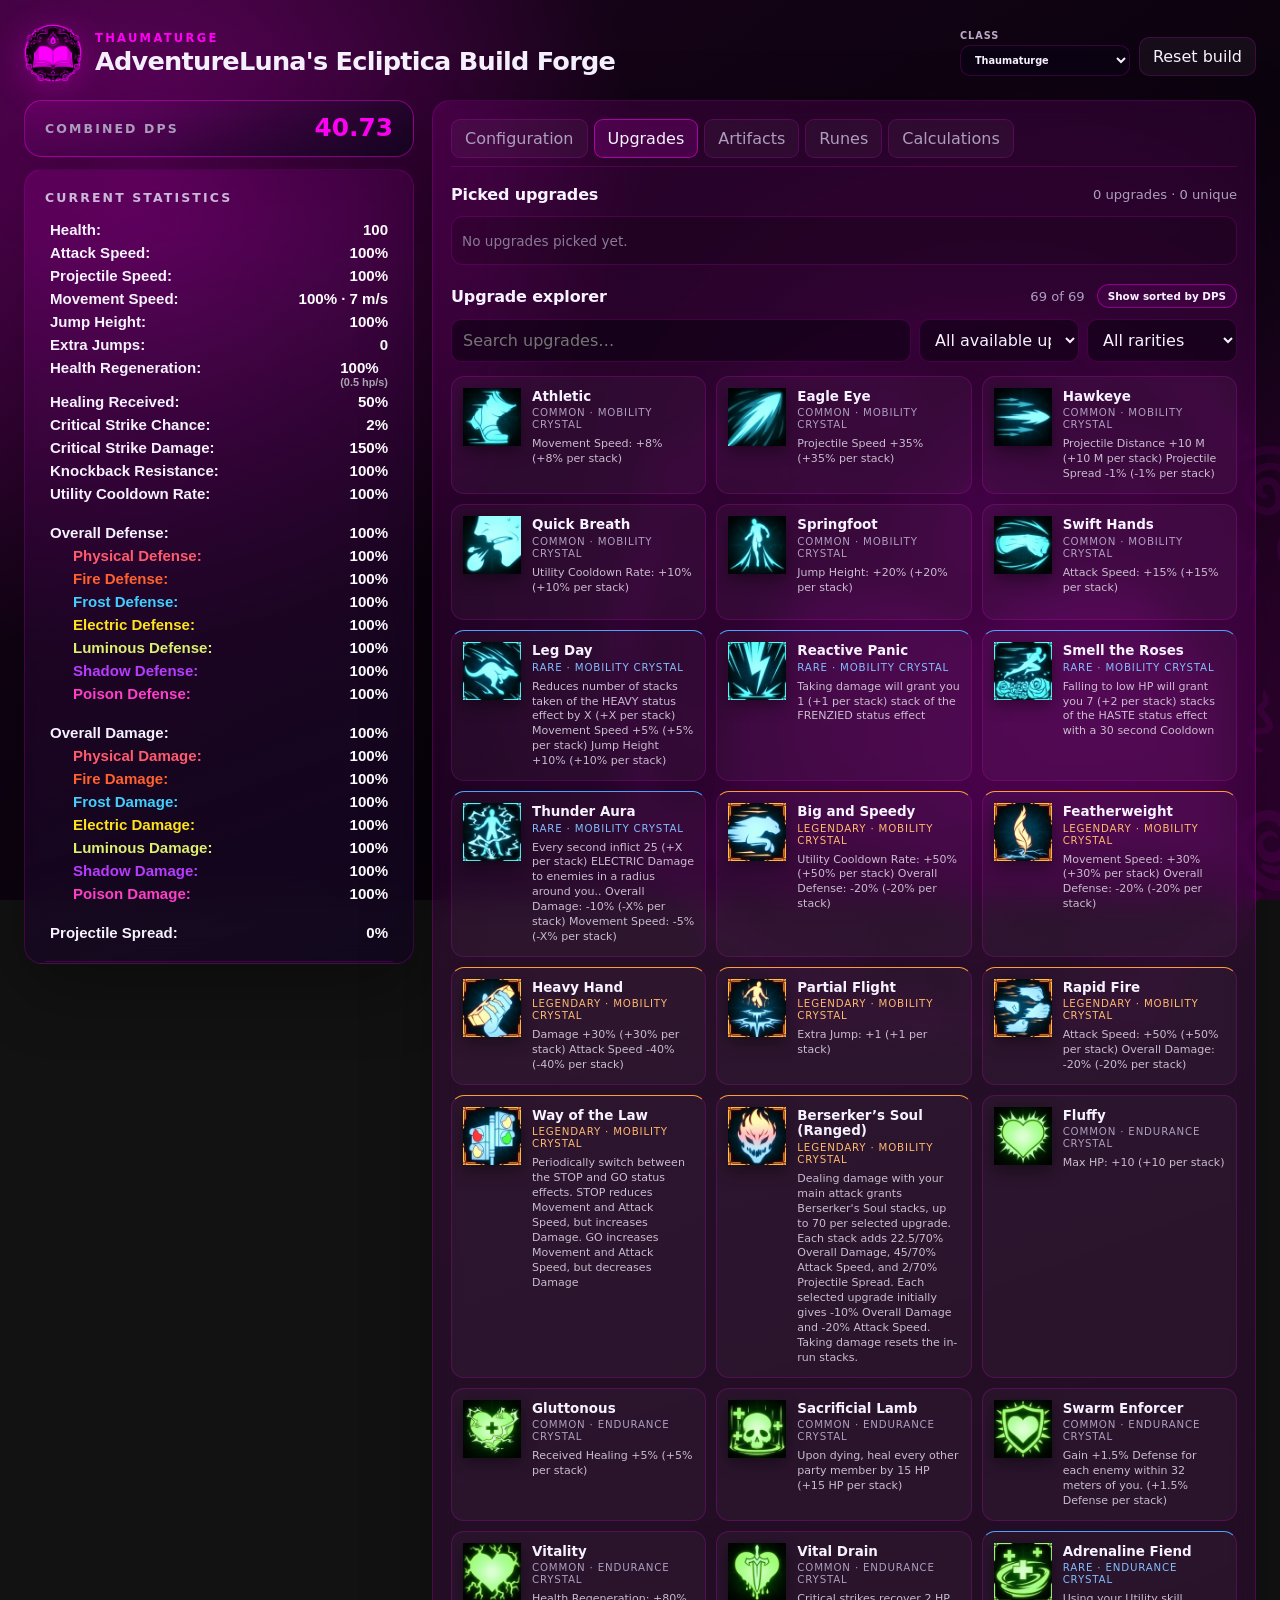
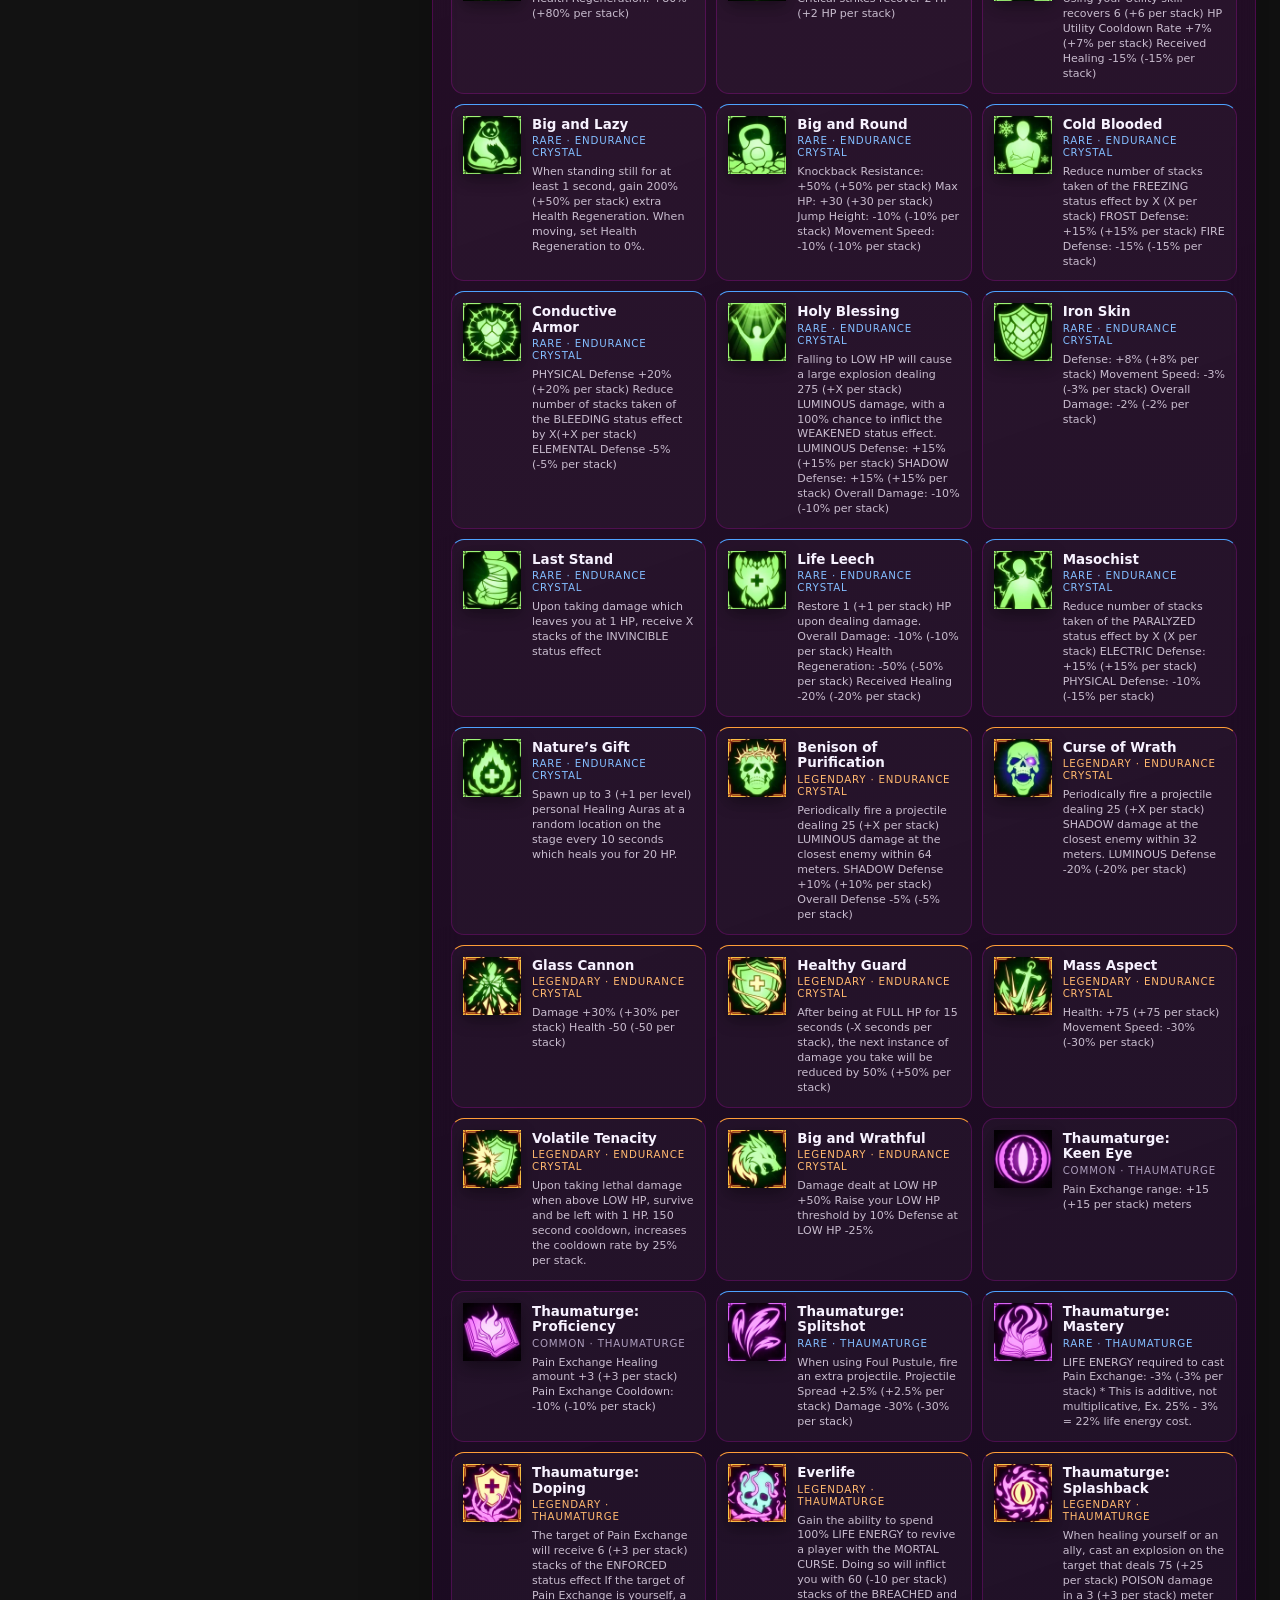
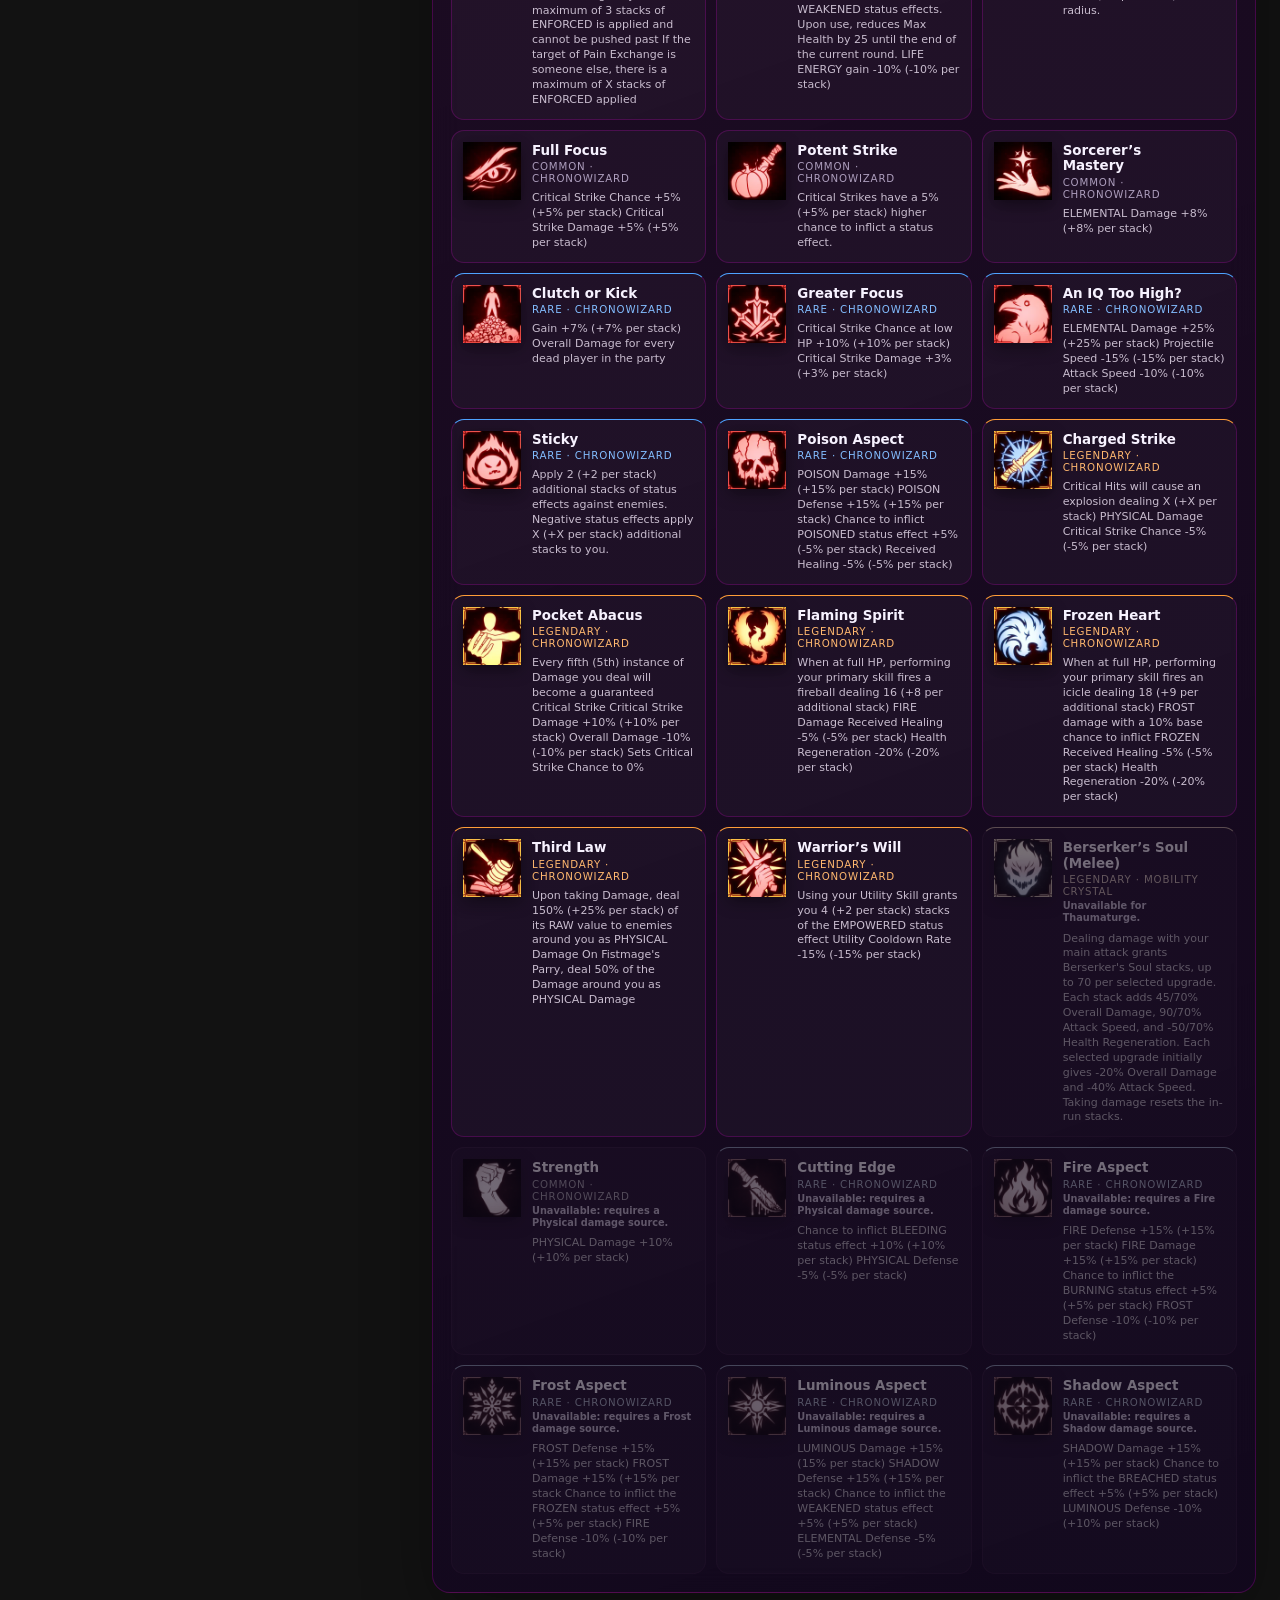
<file: index.html>
<!-- Version: 0.3.1
Changelog:
- 2026-08-31: Normalized Twinmage's Electric hand to the electric damage type for multipliers, labels, and source checks.
- 2026-08-25: Added expected Potent Strike status application rates, including the crit-only bonus and average chance per hit.
- 2026-08-25: Added clickable pinned calculation tooltips that remain visible across tabs, refresh with build changes, and can be dragged.
-->
<!doctype html>
<html lang="en">
<head>
  <meta charset="utf-8">
  <meta name="viewport" content="width=device-width, initial-scale=1">
  <title>AdventureLuna's Ecliptica Build Forge</title>
  <style>
    :root {
      color-scheme: dark;
      --ink: #f7f2ff;
      --muted: #ad9ebd;
      --panel: rgba(18, 7, 31, .86);
      --panel-2: rgba(35, 14, 55, .82);
      --class-rgb: 255, 0, 244;
      --class-deep: #170319;
      --class-logo: url("pictures/Class7.png");
      --line: rgba(var(--class-rgb), .19);
      --accent: rgb(var(--class-rgb));
      --physical: #ff5b6e;
      --fire: #ff612f;
      --frost: #42cfff;
      --electric: #ffe31f;
      --luminous: #dbef71;
      --shadow: #b83cff;
      --poison: #ff3fc8;
      --positive: #8ef6b1;
      --negative: #ff8b9c;
      font-family: Inter, ui-sans-serif, system-ui, -apple-system, "Segoe UI", sans-serif;
    }

    * { box-sizing: border-box; }

    body {
      margin: 0;
      min-height: 100vh;
      color: var(--ink);
      background:
        radial-gradient(circle at 11% 18%, rgba(var(--class-rgb), .31), transparent 31rem),
        radial-gradient(circle at 84% 75%, rgba(var(--class-rgb), .17), transparent 38rem),
        linear-gradient(145deg, var(--class-deep), #07030b 66%, var(--class-deep));
      background-attachment: fixed;
    }

    body[data-class="Spellsword"] { --class-rgb: 255, 20, 28; --class-deep: #1c0307; --class-logo: url("pictures/Class1.png"); }
    body[data-class="Twinmage"] { --class-rgb: 0, 204, 24; --class-deep: #031a0a; --class-logo: url("pictures/Class2.png"); }
    body[data-class="Gunmancer"] { --class-rgb: 191, 207, 229; --class-deep: #0a0e16; --class-logo: url("pictures/Class3.png"); }
    body[data-class="Fistmage"] { --class-rgb: 255, 235, 0; --class-deep: #1b1700; --class-logo: url("pictures/Class4.png"); }
    body[data-class="Spellhammer"] { --class-rgb: 255, 126, 0; --class-deep: #211003; --class-logo: url("pictures/Class5.png"); }
    body[data-class="Shield Mage"] { --class-rgb: 0, 229, 239; --class-deep: #021b20; --class-logo: url("pictures/Class6.png"); }
    body[data-class="Thaumaturge"] { --class-rgb: 255, 0, 244; --class-deep: #1c031d; --class-logo: url("pictures/Class7.png"); }
    body[data-class="Nekomancer"] { --class-rgb: 139, 28, 255; --class-deep: #120326; --class-logo: url("pictures/Class8.png"); }

    body::before {
      content: "";
      position: fixed;
      inset: 0;
      pointer-events: none;
      opacity: .22;
      background-image:
        linear-gradient(rgba(255,255,255,.025) 1px, transparent 1px),
        linear-gradient(90deg, rgba(255,255,255,.02) 1px, transparent 1px);
      background-size: 42px 42px;
      mask-image: linear-gradient(to bottom, black, transparent 92%);
    }

    body::after {
      content: "";
      position: fixed;
      z-index: 0;
      right: -5vw;
      bottom: -16vh;
      width: min(68vw, 920px);
      height: min(82vh, 920px);
      pointer-events: none;
      opacity: .075;
      background: var(--class-logo) right bottom / contain no-repeat;
      filter: saturate(1.25);
    }

    button, input, select { font: inherit; }
    button { color: inherit; }

    .shell {
      position: relative;
      z-index: 1;
      width: min(1600px, 100%);
      margin: 0 auto;
      padding: 24px;
    }

    .topbar {
      display: flex;
      align-items: center;
      justify-content: space-between;
      gap: 18px;
      margin-bottom: 18px;
    }

    .eyebrow {
      margin: 0 0 3px;
      color: rgb(var(--class-rgb));
      font-size: .72rem;
      font-weight: 800;
      letter-spacing: .2em;
      text-transform: uppercase;
    }

    h1 {
      margin: 0;
      font-size: clamp(1.35rem, 2vw, 2rem);
      line-height: 1.05;
      letter-spacing: -.03em;
    }

    .brand {
      display: flex;
      align-items: center;
      gap: 13px;
      min-width: 0;
    }

    .class-logo {
      width: 58px;
      height: 58px;
      flex: 0 0 auto;
      object-fit: contain;
      filter: drop-shadow(0 7px 16px rgba(var(--class-rgb), .28));
    }

    .reset, .clear-search {
      border: 1px solid var(--line);
      border-radius: 10px;
      background: rgba(255,255,255,.045);
      padding: 9px 13px;
      cursor: pointer;
    }

    .reset:hover, .clear-search:hover { border-color: rgba(217, 164, 255, .55); }

    .top-actions {
      display: flex;
      align-items: end;
      gap: 9px;
    }

    .class-picker {
      display: grid;
      gap: 4px;
      color: #bdaac9;
      font-size: .61rem;
      font-weight: 800;
      letter-spacing: .1em;
      text-transform: uppercase;
    }

    .class-picker select {
      min-width: 170px;
      border: 1px solid var(--line);
      border-radius: 10px;
      outline: none;
      color: var(--ink);
      background: rgba(12, 4, 20, .82);
      padding: 8px 10px;
      text-transform: none;
    }

    .class-picker select:focus { border-color: var(--accent); }

    .layout {
      display: grid;
      grid-template-columns: minmax(310px, 390px) minmax(0, 1fr);
      gap: 18px;
      align-items: start;
    }

    .panel {
      border: 1px solid var(--line);
      border-radius: 18px;
      background: linear-gradient(160deg, rgba(var(--class-rgb), .105), var(--panel));
      box-shadow: 0 24px 70px rgba(0,0,0,.32);
      backdrop-filter: blur(14px);
    }

    .left-rail {
      position: sticky;
      top: 18px;
      display: grid;
      grid-template-rows: auto minmax(0, 1fr);
      gap: 12px;
      max-height: calc(100vh - 36px);
    }
    .left-rail.combined-dps-hidden { grid-template-rows: minmax(0, 1fr); }

    .combined-dps-panel {
      display: flex;
      align-items: center;
      justify-content: space-between;
      gap: 18px;
      padding: 15px 20px;
      border-color: rgba(var(--class-rgb), .45);
    }
    .combined-dps-panel[hidden] { display: none; }

    .combined-dps-panel .panel-title { color: var(--muted); }
    .combined-dps-summary {
      color: rgb(var(--class-rgb));
      font-size: 1.55rem;
      font-weight: 900;
      font-variant-numeric: tabular-nums;
      line-height: 1;
    }

    .stats-panel {
      min-height: 0;
      overflow: auto;
      padding: 20px;
    }

    .panel-title {
      margin: 0;
      font-size: .78rem;
      color: #cbb7da;
      letter-spacing: .17em;
      text-transform: uppercase;
    }

    .stat-list {
      margin-top: 15px;
      display: grid;
      gap: 3px;
      font-family: "Arial Narrow", "Roboto Condensed", Impact, sans-serif;
      font-stretch: condensed;
      font-size: .94rem;
      font-weight: 800;
      font-style: normal;
      text-transform: none;
    }

    .stat-row {
      display: grid;
      grid-template-columns: minmax(0, 1fr) auto;
      gap: 12px;
      align-items: baseline;
      min-height: 20px;
      padding: 1px 5px;
      border-radius: 5px;
      cursor: help;
    }

    .stat-row.element { padding-left: 28px; }
    .stat-row.changed { background: rgba(255,255,255,.045); }
    .stat-row .value { color: #fff; white-space: nowrap; }
    .stat-row .health-regeneration-rate { display: block; margin-top: 1px; color: #aaa8af; font-size: .68rem; font-weight: 650; line-height: 1.05; text-align: right; }
    .stat-row .delta { margin-left: 4px; font-size: .7rem; font-style: normal; }
    .delta.up { color: var(--positive); }
    .delta.down { color: var(--negative); }
    .stat-gap { height: 13px; }
    .physical { color: var(--physical); }
    .fire { color: var(--fire); }
    .frost { color: var(--frost); }
    .electric { color: var(--electric); }
    .luminous { color: var(--luminous); }
    .shadow { color: var(--shadow); }
    .poison { color: var(--poison); }

    .stat-tooltip {
      position: fixed;
      z-index: 1000;
      display: none;
      width: min(650px, calc(100vw - 28px));
      max-height: min(440px, calc(100vh - 28px));
      overflow: auto;
      border: 1px solid rgba(221, 177, 255, .58);
      border-radius: 16px;
      color: var(--ink);
      background: radial-gradient(circle at 12% 0, rgba(184, 91, 255, .18), transparent 38%), linear-gradient(145deg, rgba(27, 14, 37, .98), rgba(8, 8, 13, .98));
      box-shadow: inset 0 1px rgba(255,255,255,.08), 0 22px 65px rgba(0,0,0,.68), 0 0 24px rgba(183, 91, 255, .14);
      padding: 14px;
      font-family: Inter, ui-sans-serif, system-ui, sans-serif;
      font-size: .75rem;
      font-style: normal;
      text-transform: none;
      backdrop-filter: blur(16px);
      pointer-events: none;
    }

    .stat-tooltip.visible { display: block; }
    .stat-tooltip h3 { margin: 0 0 11px; color: #f0ceff; font-size: .9rem; letter-spacing: .02em; }
    .stat-tooltip table { width: 100%; border-collapse: collapse; table-layout: fixed; }
    .stat-tooltip th {
      color: #d7b8e8;
      font-size: .62rem;
      letter-spacing: .09em;
      text-align: left;
      text-transform: uppercase;
    }
    .stat-tooltip th, .stat-tooltip td {
      padding: 6px 7px;
      border-bottom: 1px solid rgba(224, 198, 255, .11);
      vertical-align: top;
      overflow-wrap: anywhere;
    }
    .stat-tooltip th:nth-child(1) { width: 16%; }
    .stat-tooltip th:nth-child(2) { width: 16%; }
    .stat-tooltip th:nth-child(3) { width: 27%; }
    .stat-tooltip th:nth-child(4) { width: 41%; }
    .stat-tooltip .source-value { color: #fff; font-weight: 800; white-space: nowrap; }
    .stat-tooltip .source-type { color: #d3a8f1; }
    .stat-tooltip tbody tr:hover { background: rgba(215, 151, 255, .07); }
    .cap-calculation {
      margin-top: 10px;
      border: 1px solid rgba(255, 222, 73, .22);
      border-radius: 9px;
      color: #d8cde0;
      background: rgba(255, 211, 45, .055);
      padding: 8px 9px;
      line-height: 1.5;
    }
    .cap-calculation strong { color: #ffe66c; }
    .health-regeneration-calculation { margin-top: 10px; border: 1px solid rgba(184, 221, 190, .22); border-radius: 9px; color: #cfced3; background: rgba(184, 221, 190, .045); padding: 8px 9px; line-height: 1.5; }
    .health-regeneration-calculation strong { color: #d9f0dd; }
    .cap-formula { color: #f6effa; font-family: ui-monospace, SFMono-Regular, Consolas, monospace; }

    .explorer {
      padding: 18px;
      min-width: 0;
    }

    .tabs { display: flex; gap: 6px; overflow-x: auto; margin: 0 0 18px; padding-bottom: 8px; border-bottom: 1px solid var(--line); }
    .tab-button { border: 1px solid var(--line); border-radius: 9px; color: var(--muted); background: rgba(255,255,255,.03); padding: 9px 13px; cursor: pointer; }
    .tab-button[aria-selected="true"] { border-color: rgba(var(--class-rgb), .55); color: var(--ink); background: rgba(var(--class-rgb), .14); }
    .tab-pane[hidden] { display: none; }
    .placeholder-pane { min-height: 260px; display: grid; place-items: center; color: var(--muted); text-align: center; }
    .configuration-empty { min-height: 260px; display: grid; place-items: center; color: var(--muted); text-align: center; }
    .configuration-actions { display: flex; justify-content: flex-end; margin: 0 0 18px; }
    .configuration-stack { display: grid; gap: 24px; }
    .berserker-stack-control { border: 1px solid rgba(var(--class-rgb), .34); border-radius: 12px; margin: 0; padding: 12px; background: rgba(var(--class-rgb), .06); }
    .berserker-stack-control legend { padding: 0 6px; color: var(--ink); font-size: .78rem; font-weight: 850; }
    .berserker-stack-inputs { display: grid; grid-template-columns: minmax(160px, 1fr) 92px; gap: 12px; align-items: center; }
    .berserker-stack-inputs input[type="range"] { width: 100%; accent-color: rgb(var(--class-rgb)); }
    .berserker-stack-inputs input[type="number"] { width: 100%; border: 1px solid var(--line); border-radius: 8px; color: var(--ink); background: rgba(0,0,0,.22); padding: 7px 8px; font: inherit; font-variant-numeric: tabular-nums; }
    .berserker-stack-summary { display: block; margin-top: 8px; color: var(--muted); font-size: .68rem; }
    .twinmage-configuration { display: grid; gap: 24px; }
    .gunmancer-configuration { display: grid; gap: 22px; }
    .ability-picker { border: 0; margin: 0; padding: 0; }
    .ability-picker legend { width: 100%; margin-bottom: 10px; color: var(--ink); }
    .ability-picker-heading { display: flex; align-items: baseline; justify-content: space-between; gap: 14px; }
    .ability-picker-title { font-size: 1rem; font-weight: 800; text-transform: uppercase; letter-spacing: .04em; }
    .ability-picker-subtitle { color: var(--muted); font-size: .68rem; }
    .ability-options { display: grid; grid-template-columns: repeat(2, minmax(180px, 1fr)); gap: 10px; }
    .ability-option { position: relative; display: grid; grid-template-columns: 58px minmax(0, 1fr); gap: 10px; align-items: center; min-width: 0; border: 1px solid var(--line); border-radius: 12px; color: var(--muted); background: rgba(255,255,255,.025); padding: 9px; cursor: pointer; transition: border-color .15s, background .15s, color .15s, transform .15s; }
    .ability-option:hover { border-color: rgba(var(--class-rgb), .45); color: var(--ink); transform: translateY(-1px); }
    .ability-option:has(input:focus-visible) { outline: 2px solid rgba(var(--class-rgb), .8); outline-offset: 2px; }
    .ability-option:has(input:checked) { border-color: rgba(var(--class-rgb), .8); color: var(--ink); background: rgba(var(--class-rgb), .16); box-shadow: inset 0 0 0 1px rgba(var(--class-rgb), .3), 0 0 18px rgba(var(--class-rgb), .13); }
    .ability-option input { position: absolute; width: 1px; height: 1px; opacity: 0; pointer-events: none; }
    .ability-icon { width: 58px; height: 58px; display: block; object-fit: contain; border-radius: 9px; background: rgba(0,0,0,.2); }
    .ability-option:has(input:checked) .ability-icon { filter: saturate(1.16) drop-shadow(0 0 7px rgba(var(--class-rgb), .4)); }
    .ability-copy { min-width: 0; }
    .ability-name { display: block; overflow: hidden; color: inherit; font-size: .76rem; font-weight: 850; text-overflow: ellipsis; white-space: nowrap; }
    .ability-effect { display: block; margin-top: 4px; color: var(--muted); font-size: .65rem; line-height: 1.35; }
    .gunmancer-configuration .ability-picker-heading { align-items: center; }
    .gunmancer-configuration .ability-options { grid-template-columns: repeat(auto-fit, minmax(180px, 1fr)); }
    .airblast-options { display: grid; grid-template-columns: repeat(3, minmax(130px, 1fr)); gap: 8px; }
    .airblast-option { position: relative; display: flex; align-items: center; gap: 7px; border: 1px solid var(--line); border-radius: 9px; color: var(--muted); background: rgba(255,255,255,.025); padding: 8px 9px; font-size: .7rem; cursor: pointer; }
    .airblast-option:has(input:checked) { border-color: rgba(var(--class-rgb), .75); color: var(--ink); background: rgba(var(--class-rgb), .13); }
    .airblast-option input { accent-color: rgb(var(--class-rgb)); }
    .gunmancer-source-note { color: var(--muted); font-size: .66rem; line-height: 1.4; }
    .nekomancer-configuration { display: grid; gap: 22px; }
    .nekomancer-configuration .ability-options { grid-template-columns: minmax(180px, 360px); }
    .nekomancer-configuration .ability-option { cursor: default; }
    .nekomancer-configuration .ability-option:hover { transform: none; }
    .nekomancer-minion-options { display: grid; grid-template-columns: repeat(3, minmax(150px, 1fr)); gap: 10px; }
    .nekomancer-minion-card { display: grid; grid-template-columns: 58px minmax(0, 1fr); gap: 10px; align-items: center; border: 1px solid var(--line); border-radius: 12px; color: var(--muted); background: rgba(255,255,255,.025); padding: 9px; }
    .nekomancer-minion-card[data-count]:not([data-count="0"]) { border-color: rgba(var(--class-rgb), .7); color: var(--ink); background: rgba(var(--class-rgb), .12); }
    .nekomancer-minion-controls { display: grid; grid-template-columns: 30px minmax(24px, 1fr) 30px; gap: 5px; align-items: center; margin-top: 8px; }
    .nekomancer-minion-controls button { width: 30px; height: 28px; border: 1px solid var(--line); border-radius: 7px; color: var(--ink); background: rgba(255,255,255,.045); cursor: pointer; font: inherit; font-weight: 900; }
    .nekomancer-minion-controls button:hover:not(:disabled), .nekomancer-minion-controls button:focus-visible { border-color: rgba(var(--class-rgb), .72); background: rgba(var(--class-rgb), .18); outline: none; }
    .nekomancer-minion-controls button:disabled { opacity: .32; cursor: default; }
    .nekomancer-minion-count { color: var(--ink); font-size: .78rem; font-weight: 900; text-align: center; font-variant-numeric: tabular-nums; }
    .nekomancer-souls-control { display: flex; align-items: center; gap: 10px; }
    .nekomancer-souls-control input { width: 82px; border: 1px solid var(--line); border-radius: 8px; color: var(--ink); background: rgba(0,0,0,.22); padding: 7px 8px; font: inherit; font-variant-numeric: tabular-nums; }
    .spellsword-configuration { display: grid; gap: 22px; }
    .spellsword-configuration .ability-options { grid-template-columns: repeat(2, minmax(180px, 1fr)); }
    .spellsword-attack-option input { position: absolute; opacity: 0; pointer-events: none; }
    .spellsword-charge-options { display: grid; grid-template-columns: repeat(4, minmax(90px, 1fr)); gap: 8px; }
    .spellsword-charge-option { position: relative; display: flex; justify-content: center; border: 1px solid var(--line); border-radius: 9px; color: var(--muted); background: rgba(255,255,255,.025); padding: 8px 9px; font-size: .7rem; font-weight: 800; cursor: pointer; }
    .spellsword-charge-option input { position: absolute; opacity: 0; pointer-events: none; }
    .spellsword-charge-option:has(input:checked) { border-color: rgba(var(--class-rgb), .75); color: var(--ink); background: rgba(var(--class-rgb), .13); }
    .spellsword-charge-control { display: grid; grid-template-columns: minmax(160px, 1fr) 92px; gap: 12px; align-items: center; margin-top: 10px; }
    .spellsword-charge-control input[type="range"] { width: 100%; accent-color: rgb(var(--class-rgb)); }
    .spellsword-charge-control input[type="number"], .spellsword-compact-input input { width: 100%; border: 1px solid var(--line); border-radius: 8px; color: var(--ink); background: rgba(0,0,0,.22); padding: 7px 8px; font: inherit; font-variant-numeric: tabular-nums; }
    .spellsword-secondary-controls { display: grid; grid-template-columns: repeat(auto-fit, minmax(170px, 1fr)); gap: 10px; margin-top: 10px; }
    .spellsword-compact-input { display: grid; grid-template-columns: minmax(0, 1fr) 82px; gap: 10px; align-items: center; color: var(--muted); font-size: .7rem; }
    .element-picker { border: 0; margin: 0; padding: 0; }
    .element-picker legend { width: 100%; margin-bottom: 10px; color: var(--ink); }
    .element-picker-heading { display: flex; align-items: center; justify-content: space-between; gap: 14px; }
    .element-picker-title { font-size: 1rem; font-weight: 800; text-transform: uppercase; letter-spacing: .04em; }
    .damage-calculation-toggle { display: inline-flex; align-items: center; gap: 7px; color: var(--muted); font-size: .72rem; font-weight: 700; text-transform: none; letter-spacing: 0; cursor: pointer; }
    .damage-calculation-toggle input { width: 16px; height: 16px; margin: 0; accent-color: rgb(var(--class-rgb)); cursor: pointer; }
    .element-options { display: grid; grid-template-columns: repeat(6, minmax(76px, 1fr)); gap: 10px; }
    .element-option { position: relative; display: grid; justify-items: center; gap: 7px; min-width: 0; border: 1px solid var(--line); border-radius: 12px; color: var(--muted); background: rgba(255,255,255,.025); padding: 11px 7px 9px; cursor: pointer; transition: border-color .15s, background .15s, color .15s, transform .15s; }
    .element-option:hover { border-color: rgba(var(--class-rgb), .45); color: var(--ink); transform: translateY(-1px); }
    .element-option:has(input:focus-visible) { outline: 2px solid rgba(var(--class-rgb), .8); outline-offset: 2px; }
    .element-option:has(input:checked) { border-color: rgba(var(--class-rgb), .8); color: var(--ink); background: rgba(var(--class-rgb), .16); box-shadow: inset 0 0 0 1px rgba(var(--class-rgb), .3), 0 0 18px rgba(var(--class-rgb), .13); }
    .element-option input { position: absolute; width: 1px; height: 1px; opacity: 0; pointer-events: none; }
    .element-icon { width: 64px; height: 64px; display: block; object-fit: contain; filter: saturate(.88); }
    .element-option:has(input:checked) .element-icon { filter: saturate(1.16) drop-shadow(0 0 7px rgba(var(--class-rgb), .4)); }
    .element-name { overflow: hidden; max-width: 100%; font-size: .72rem; font-weight: 800; text-transform: uppercase; text-overflow: ellipsis; }
    .calculation-empty { min-height: 260px; display: grid; place-items: center; color: var(--muted); text-align: center; }
    .calculation-stack { display: grid; gap: 12px; align-items: start; justify-items: start; }
    .calculation-secondary { display: flex; flex-wrap: wrap; gap: 12px; align-items: flex-start; max-width: 100%; }
    .damage-calculation { width: 100%; }
    .damage-table-wrap { width: max-content; max-width: 100%; overflow-x: auto; border: 1px solid rgba(var(--class-rgb), .58); border-radius: 12px; background: linear-gradient(135deg, rgba(255,255,255,.025), rgba(0,0,0,.22)); box-shadow: inset 0 0 18px rgba(0,0,0,.22), 0 0 12px rgba(var(--class-rgb), .08); }
    .damage-table { width: auto; min-width: 0; border-collapse: collapse; table-layout: fixed; }
    .damage-table .damage-label-col { width: 120px; }
    .damage-table .damage-data-col { width: 72px; }
    .damage-table.shared-ability-table .damage-data-col { width: 120px; }
    .damage-table th, .damage-table td { border-right: 1px solid rgba(255,255,255,.13); border-bottom: 1px solid rgba(255,255,255,.13); padding: 6px 9px; }
    .damage-table tr > :last-child { border-right: 0; }
    .damage-table tbody tr:last-child > * { border-bottom: 0; }
    .damage-table thead th { position: relative; height: 42px; background: rgba(0,0,0,.18); }
    .damage-table .damage-label { width: 120px; min-width: 120px; color: #e8e8ec; font-size: .66rem; font-weight: 650; text-align: left; white-space: nowrap; }
    .damage-column { --damage-color: #d8dde5; width: 72px; min-width: 72px; color: var(--damage-color); text-align: center; }
    .shared-ability-table .damage-column { width: 120px; min-width: 120px; }
    .shared-ability-table .damage-hand-title { overflow-wrap: normal; word-break: normal; }
    .damage-column[data-element="fire"] { --damage-color: #ff8717; }
    .damage-column[data-element="frost"] { --damage-color: #59b8ff; }
    .damage-column[data-element="lightning"] { --damage-color: #ffe45e; }
    .damage-column[data-element="electric"] { --damage-color: var(--electric); }
    .damage-column[data-element="physical"] { --damage-color: var(--physical); }
    .damage-column[data-element="luminous"] { --damage-color: #fff3a0; }
    .damage-column[data-element="shadow"] { --damage-color: #c77dff; }
    .damage-column[data-element="poison"] { --damage-color: var(--poison); }
    .damage-column[data-element="burning"] { --damage-color: #ff8717; }
    .damage-column[data-element="bleeding"] { --damage-color: var(--physical); }
    .damage-column.status-effect-column { background: color-mix(in srgb, var(--damage-color) 4%, transparent); }
    .damage-column.status-group-start { border-left: 3px solid rgba(var(--class-rgb), .72); }
    .damage-hand-position { display: block; margin-bottom: 2px; color: #9d93a4; font-size: .46rem; font-weight: 800; letter-spacing: .06em; text-transform: uppercase; }
    .damage-hand-title { display: block; color: var(--damage-color); font-size: .7rem; font-weight: 900; line-height: 1.05; overflow-wrap: anywhere; }
    .damage-value { color: var(--damage-color); font-size: .72rem; font-variant-numeric: tabular-nums; font-weight: 800; }
    .damage-table thead th.damage-column { padding: 0; }
    .source-column-toggle { width: 100%; min-height: 54px; display: grid; align-content: center; border: 0; color: inherit; background: transparent; padding: 6px 9px; font: inherit; cursor: pointer; }
    .source-column-toggle:hover { background: color-mix(in srgb, var(--damage-color) 6%, transparent); }
    .source-column-toggle:focus-visible { outline: 2px solid color-mix(in srgb, var(--damage-color) 82%, white); outline-offset: -3px; }
    .damage-column.source-excluded { background: rgba(255,255,255,.018); }
    .damage-column.source-excluded .damage-hand-position, .damage-column.source-excluded .damage-hand-title, .damage-column.source-excluded .damage-value { color: #77757c; opacity: .48; text-shadow: none; }
    .damage-column.source-excluded .source-column-toggle:hover { background: rgba(255,255,255,.035); }
    .damage-value-unknown { color: #aaa6af; font-size: .82rem; }
    .damage-section-break > * { border-top: 3px solid rgba(255,255,255,.11); }
    .damage-total-row .damage-label, .damage-total-row .damage-value { font-size: .93rem; font-weight: 950; }
    .damage-combined-row > * { border-top: 4px solid rgba(var(--class-rgb), .5); border-bottom: 0; background: linear-gradient(90deg, rgba(var(--class-rgb), .14), rgba(var(--class-rgb), .045)); padding-top: 10px; padding-bottom: 10px; }
    .damage-combined-label { color: #f1f3f4; font-size: .78rem; font-weight: 950; letter-spacing: .035em; text-align: left; text-transform: uppercase; }
    .damage-combined-value { display: inline-block; min-width: 82px; color: rgb(var(--class-rgb)); font-size: 1.34rem; font-variant-numeric: tabular-nums; font-weight: 950; line-height: 1; text-shadow: 0 0 14px rgba(var(--class-rgb), .42); }
    .crit-table-wrap { width: max-content; max-width: 100%; overflow-x: auto; border: 1px solid rgba(255, 112, 190, .58); border-radius: 12px; background: linear-gradient(135deg, rgba(255,112,190,.055), rgba(0,0,0,.22)); box-shadow: inset 0 0 18px rgba(0,0,0,.22), 0 0 12px rgba(255,112,190,.06); }
    .crit-table { width: 230px; border-collapse: collapse; table-layout: fixed; }
    .crit-table th, .crit-table td { border-right: 1px solid rgba(255,255,255,.13); border-bottom: 1px solid rgba(255,255,255,.13); padding: 6px 9px; }
    .crit-table tr > :last-child { border-right: 0; }
    .crit-table tbody tr:last-child > * { border-bottom: 0; }
    .crit-table thead th { color: #ffb7dc; background: rgba(0,0,0,.18); font-size: .7rem; font-weight: 900; letter-spacing: .06em; text-align: left; text-transform: uppercase; }
    .crit-label { width: 150px; color: #e8e8ec; font-size: .66rem; font-weight: 650; text-align: left; white-space: nowrap; }
    .crit-value { width: 80px; color: #ff8bc9; font-size: .72rem; font-variant-numeric: tabular-nums; font-weight: 850; text-align: center; }
    .status-table-wrap { --status-color: #ff8717; width: max-content; max-width: 100%; overflow-x: auto; border: 1px solid color-mix(in srgb, var(--status-color) 62%, transparent); border-radius: 12px; background: linear-gradient(135deg, color-mix(in srgb, var(--status-color) 7%, transparent), rgba(0,0,0,.22)); box-shadow: inset 0 0 18px rgba(0,0,0,.22), 0 0 12px color-mix(in srgb, var(--status-color) 8%, transparent); }
    .status-table-wrap[data-status="bleeding"] { --status-color: #ff5b6e; }
    .status-table-wrap[data-status="frozen"] { --status-color: #59b8ff; }
    .status-table-wrap[data-status="paralyzed"] { --status-color: #ffe45e; }
    .status-table-wrap[data-status="weakened"] { --status-color: #fff3a0; }
    .status-table-wrap[data-status="breached"] { --status-color: #c77dff; }
    .status-table-wrap[data-status="poisoned"] { --status-color: var(--poison); }
    .status-table { width: 240px; border-collapse: collapse; table-layout: fixed; }
    .status-table th, .status-table td { border-right: 1px solid rgba(255,255,255,.13); border-bottom: 1px solid rgba(255,255,255,.13); padding: 6px 9px; }
    .status-table tr > :last-child { border-right: 0; }
    .status-table tbody tr:last-child > * { border-bottom: 0; }
    .status-table thead th { color: color-mix(in srgb, var(--status-color) 76%, white); background: rgba(0,0,0,.18); font-size: .7rem; font-weight: 900; letter-spacing: .06em; text-align: left; text-transform: uppercase; }
    .status-label { width: 160px; color: #e8e8ec; font-size: .66rem; font-weight: 650; text-align: left; }
    .status-value { width: 80px; color: var(--status-color); font-size: .72rem; font-variant-numeric: tabular-nums; font-weight: 850; text-align: center; }
    .status-value-unknown { color: #aaa6af; font-size: .82rem; }
    .status-note { color: #aaa6af; background: color-mix(in srgb, var(--status-color) 5%, transparent); padding: 7px 9px !important; font-size: .58rem; font-weight: 650; line-height: 1.35; text-align: left; }
    .status-uncapped-uptime { margin-left: 3px; color: #929099; font-size: .62rem; font-weight: 750; white-space: nowrap; }
    [data-calculation-formula] { cursor: help; border-radius: 4px; transition: background .12s, box-shadow .12s, color .12s; }
    .calculation-reference { background: rgba(255, 230, 92, .18) !important; box-shadow: inset 0 0 0 1px rgba(255, 230, 92, .72), 0 0 10px rgba(255, 230, 92, .28); }
    .calculation-tooltip { --tooltip-accent: #d9a4ff; position: fixed; z-index: 1100; display: none; min-width: 150px; max-width: min(390px, calc(100vw - 24px)); overflow: hidden; border: 1px solid color-mix(in srgb, var(--tooltip-accent) 58%, transparent); border-radius: 12px; color: #f7f3f8; background: radial-gradient(circle at 8% 0, color-mix(in srgb, var(--tooltip-accent) 18%, transparent), transparent 48%), linear-gradient(145deg, rgba(24, 22, 28, .98), rgba(7, 8, 11, .98)); box-shadow: inset 0 1px rgba(255,255,255,.1), 0 14px 38px rgba(0,0,0,.62), 0 0 22px color-mix(in srgb, var(--tooltip-accent) 18%, transparent); padding: 11px 13px 10px; font: 700 .7rem/1.42 ui-monospace, SFMono-Regular, Consolas, monospace; backdrop-filter: blur(18px) saturate(1.25); pointer-events: none; }
    .calculation-tooltip::before { content: ""; position: absolute; inset: 0 0 auto; height: 3px; background: linear-gradient(90deg, transparent, var(--tooltip-accent) 22% 78%, transparent); box-shadow: 0 0 12px var(--tooltip-accent); }
    .calculation-tooltip.visible { display: block; }
    .calculation-tooltip.pinned { pointer-events: auto; }
    .calculation-tooltip-pinned-bar { display: flex; align-items: center; justify-content: space-between; gap: 12px; margin: -2px -2px 10px; border-bottom: 1px solid color-mix(in srgb, var(--tooltip-accent) 26%, transparent); padding: 0 0 8px; color: color-mix(in srgb, var(--tooltip-accent) 78%, white); cursor: grab; font-family: Inter, ui-sans-serif, system-ui, sans-serif; font-size: .55rem; font-weight: 900; letter-spacing: .1em; text-transform: uppercase; user-select: none; touch-action: none; }
    .calculation-tooltip.dragging .calculation-tooltip-pinned-bar { cursor: grabbing; }
    .calculation-tooltip-unpin { border: 1px solid color-mix(in srgb, var(--tooltip-accent) 48%, transparent); border-radius: 999px; color: #fff; background: color-mix(in srgb, var(--tooltip-accent) 13%, transparent); padding: 3px 7px; cursor: pointer; font: 800 .56rem/1 Inter, ui-sans-serif, system-ui, sans-serif; letter-spacing: .02em; text-transform: none; }
    .calculation-tooltip-unpin:hover { background: color-mix(in srgb, var(--tooltip-accent) 25%, transparent); }
    .calculation-tooltip-head { display: flex; gap: 7px; align-items: center; margin-bottom: 4px; color: color-mix(in srgb, var(--tooltip-accent) 86%, white); font-family: Inter, ui-sans-serif, system-ui, sans-serif; font-size: .58rem; font-weight: 900; letter-spacing: .12em; text-transform: uppercase; }
    .calculation-tooltip-icon { width: 15px; height: 15px; display: inline-grid; place-items: center; border: 1px solid color-mix(in srgb, var(--tooltip-accent) 72%, transparent); border-radius: 5px; background: color-mix(in srgb, var(--tooltip-accent) 14%, transparent); box-shadow: 0 0 8px color-mix(in srgb, var(--tooltip-accent) 22%, transparent); font-size: .48rem; }
    .calculation-tooltip-title { margin: 2px 0 6px; color: color-mix(in srgb, var(--tooltip-accent) 80%, white); font-family: Inter, ui-sans-serif, system-ui, sans-serif; font-size: .82rem; font-weight: 900; }
    .calculation-tooltip-lines { display: grid; gap: 2px; color: #d8d3dc; }
    .calculation-tooltip-source-with-icon { display: grid; grid-template-columns: 44px minmax(0, 1fr); gap: 10px; align-items: center; }
    .calculation-tooltip-source-icon { width: 44px; height: 44px; display: block; object-fit: contain; border: 1px solid color-mix(in srgb, var(--tooltip-accent) 48%, transparent); border-radius: 10px; background: color-mix(in srgb, var(--tooltip-accent) 8%, rgba(255,255,255,.025)); box-shadow: inset 0 1px rgba(255,255,255,.08), 0 0 14px color-mix(in srgb, var(--tooltip-accent) 18%, transparent); }
    .calculation-tooltip-mini-source-icon { width: 20px; height: 20px; display: block; margin-left: 3px; object-fit: contain; filter: drop-shadow(0 0 5px color-mix(in srgb, var(--tooltip-accent) 32%, transparent)); }
    .calculation-tooltip-source-with-icon .calculation-tooltip-title { margin-top: 0; }
    .calculation-tooltip-expression { display: grid; gap: 5px; color: #fff; font-size: .72rem; text-shadow: 0 0 10px color-mix(in srgb, var(--tooltip-accent) 22%, transparent); }
    .calculation-tooltip-expression-line + .calculation-tooltip-expression-line { border-top: 1px solid color-mix(in srgb, var(--tooltip-accent) 20%, transparent); padding-top: 5px; }
    .calculation-tooltip-upgrade { display: grid; grid-template-columns: 42px minmax(0, 1fr) auto; gap: 9px; align-items: center; margin: -2px -2px 10px; border-bottom: 1px solid color-mix(in srgb, var(--tooltip-accent) 22%, transparent); padding: 2px 2px 10px; }
    .calculation-tooltip-upgrade-icon { width: 42px; height: 42px; display: block; object-fit: contain; border: 1px solid color-mix(in srgb, var(--tooltip-accent) 42%, transparent); border-radius: 9px; background: rgba(255,255,255,.035); box-shadow: 0 0 12px color-mix(in srgb, var(--tooltip-accent) 14%, transparent); }
    .calculation-tooltip-upgrade-name { color: color-mix(in srgb, var(--tooltip-accent) 78%, white); font-family: Inter, ui-sans-serif, system-ui, sans-serif; font-size: .72rem; font-weight: 900; }
    .calculation-tooltip-upgrade-effect { grid-column: 2 / -1; margin-top: -4px; color: #aaa5af; font-family: Inter, ui-sans-serif, system-ui, sans-serif; font-size: .61rem; font-weight: 600; line-height: 1.35; }
    .calculation-tooltip-upgrade-stacks { align-self: start; border: 1px solid color-mix(in srgb, var(--tooltip-accent) 48%, transparent); border-radius: 999px; color: #fff; background: color-mix(in srgb, var(--tooltip-accent) 13%, transparent); padding: 2px 6px; font-family: Inter, ui-sans-serif, system-ui, sans-serif; font-size: .55rem; font-weight: 900; white-space: nowrap; }
    .calculation-damage-type { --type-color: #fff; margin-left: auto; border: 1px solid color-mix(in srgb, var(--type-color) 62%, transparent); border-radius: 999px; color: var(--type-color); background: color-mix(in srgb, var(--type-color) 12%, transparent); padding: 2px 7px; font-size: .55rem; letter-spacing: .08em; box-shadow: 0 0 9px color-mix(in srgb, var(--type-color) 16%, transparent); }
    .damage-type-fire { --type-color: var(--fire); }
    .damage-type-frost { --type-color: var(--frost); }
    .damage-type-electric { --type-color: var(--electric); }
    .damage-type-physical { --type-color: var(--physical); }
    .damage-type-luminous { --type-color: var(--luminous); }
    .damage-type-shadow { --type-color: var(--shadow); }
    .damage-type-poison { --type-color: var(--poison); }
    .calculation-damage-breakdown { display: grid; gap: 4px; margin-top: 8px; border-top: 1px solid rgba(255,255,255,.1); padding-top: 7px; }
    .calculation-damage-breakdown-row { display: flex; justify-content: space-between; gap: 18px; color: var(--type-color); }
    .calculation-damage-breakdown-row strong { color: inherit; font-size: .74rem; }
    .application-breakdown { margin-top: 4px; border: 1px solid color-mix(in srgb, var(--tooltip-accent) 24%, transparent); border-radius: 8px; overflow: hidden; }
    .application-breakdown table { width: 100%; border-collapse: collapse; font-size: .62rem; font-variant-numeric: tabular-nums; }
    .application-breakdown th, .application-breakdown td { border-bottom: 1px solid color-mix(in srgb, var(--tooltip-accent) 16%, transparent); padding: 5px 6px; text-align: right; white-space: nowrap; }
    .application-breakdown th:first-child, .application-breakdown td:first-child { text-align: left; white-space: normal; }
    .application-breakdown thead th { color: #aaa5af; font-size: .52rem; letter-spacing: .05em; text-transform: uppercase; }
    .application-breakdown tfoot th, .application-breakdown tfoot td { border-bottom: 0; color: color-mix(in srgb, var(--tooltip-accent) 78%, white); font-weight: 900; }
    .application-breakdown-result { border-top: 1px solid color-mix(in srgb, var(--tooltip-accent) 24%, transparent); color: #fff; padding: 7px 6px; font-size: .68rem; font-weight: 900; text-align: right; }
    .item-placeholder { width: 58px; height: 58px; display: grid; place-items: center; flex: 0 0 auto; border: 1px dashed rgba(255,255,255,.22); border-radius: 10px; color: #8e8097; font-size: 1.35rem; overflow: hidden; }
    .item-art { width: 100%; height: 100%; display: block; object-fit: contain; }
    .upgrade.conditional-unavailable { opacity: .42; filter: grayscale(.8); }
    .upgrade.conditional-unavailable:hover { opacity: .58; }
    .conditional-note { margin: 3px 0 2px; color: #d9b8ff; font-size: .61rem; font-weight: 800; line-height: 1.25; }
    .artifact-card.selected, .rune-card.selected { box-shadow: inset 0 0 0 2px rgba(205,147,255,.55); }
    .slot-grid { position: relative; width: min(100%, 690px); aspect-ratio: 2.12; margin: 12px auto 28px; }
    .slot-grid::before { content: ""; position: absolute; inset: 8% 5% 0; border: 7px solid #8d5627; border-bottom-width: 8px; border-radius: 50% 50% 0 0 / 100% 100% 0 0; background: conic-gradient(from 270deg at 50% 100%, #392276 0 25%, #7040bd 0 50%, #3d1d7c 0 75%, #7200ff 0 100%); clip-path: inset(0 0 0 round 50% 50% 0 0); box-shadow: inset 0 0 28px rgba(0,0,0,.45), 0 0 22px rgba(100,0,190,.22); }
    .slot-grid::after { content: ""; position: absolute; z-index: 1; left: 25%; right: 25%; bottom: 0; height: 40%; border: 7px solid #fff86c; border-bottom: 0; border-radius: 50% 50% 0 0 / 100% 100% 0 0; background: #070509; box-shadow: 0 0 10px rgba(255,248,108,.42); pointer-events: none; }
    .rune-slot { position: absolute; z-index: 2; width: 24%; min-height: 132px; border: 3px solid #f4ff66; border-radius: 3px; background: rgba(4,2,7,.94); padding: 10px; cursor: pointer; box-shadow: 0 3px 12px rgba(0,0,0,.55); }
    .rune-slot:nth-child(1) { left: 0; bottom: 5%; }
    .rune-slot:nth-child(2) { left: 25%; top: 0; }
    .rune-slot:nth-child(3) { right: 25%; top: 0; }
    .rune-slot:nth-child(4) { right: 0; bottom: 5%; }
    .rune-slot.active { border-color: #fffca0; background: rgba(var(--class-rgb), .22); box-shadow: 0 0 0 2px rgba(255,248,108,.3), 0 0 20px rgba(var(--class-rgb), .5); }
    .slot-name { display: block; color: #d3a8f1; font-size: .68rem; font-weight: 800; text-transform: uppercase; }
    .remove-rune { position: absolute; top: 6px; right: 6px; width: 20px; height: 20px; display: grid; place-items: center; border: 1px solid rgba(255,255,255,.24); border-radius: 50%; color: var(--muted); background: rgba(0,0,0,.3); padding: 0; font-size: .72rem; line-height: 1; cursor: pointer; }
    .remove-rune:hover, .remove-rune:focus-visible { border-color: #ff8fa3; color: #ffb2bf; outline: none; }
    .slot-rune { display: block; min-height: 2.2em; margin: 5px 0; font-size: .78rem; font-weight: 700; text-align: center; }
    .slot-rune-art { width: 48px; height: 48px; display: block; margin: 2px auto 4px; object-fit: contain; }
    .slot-rune-empty { width: 48px; height: 48px; display: grid; place-items: center; margin: 2px auto 4px; border: 1px dashed rgba(255,255,255,.24); color: #8e8097; font-size: 1.2rem; }
    .curse-select { width: 100%; border: 1px solid var(--line); border-radius: 7px; color: var(--ink); background: #160d1d; padding: 6px; font-size: .68rem; }
    .curse-row { display: flex; align-items: center; gap: 6px; }
    .curse-art { width: 30px; height: 30px; flex: 0 0 auto; object-fit: contain; }
    .rune-help { margin: -7px 0 14px; color: var(--muted); font-size: .75rem; line-height: 1.45; }

    .picked-head, .catalog-head {
      display: flex;
      align-items: center;
      justify-content: space-between;
      gap: 12px;
    }

    .dps-ranking { margin: 0 0 18px; }
    .dps-ranking-toggle { border: 1px solid rgba(var(--class-rgb), .42); border-radius: 999px; color: var(--ink); background: rgba(var(--class-rgb), .08); padding: 5px 10px; font-size: .65rem; font-weight: 850; cursor: pointer; }
    .dps-ranking-toggle:hover, .dps-ranking-toggle:focus-visible { border-color: rgba(var(--class-rgb), .82); background: rgba(var(--class-rgb), .16); outline: none; }
    .dps-ranking-list { display: grid; gap: 6px; }
    .dps-ranking-item {
      width: 100%;
      display: grid;
      grid-template-columns: 26px 34px minmax(0, 1fr) auto;
      gap: 9px;
      align-items: center;
      border: 1px solid var(--line);
      border-radius: 10px;
      color: var(--ink);
      background: rgba(255,255,255,.025);
      padding: 6px 9px;
      text-align: left;
      cursor: pointer;
    }
    .dps-ranking-item:hover, .dps-ranking-item:focus-visible { border-color: rgba(var(--class-rgb), .7); background: rgba(var(--class-rgb), .1); outline: none; }
    .dps-ranking-item img { width: 34px; height: 34px; display: block; object-fit: contain; }
    .dps-ranking-rank { color: var(--muted); font-size: .68rem; font-variant-numeric: tabular-nums; text-align: center; }
    .dps-ranking-name { min-width: 0; overflow: hidden; color: var(--ink); font-size: .76rem; font-weight: 800; text-overflow: ellipsis; white-space: nowrap; }
    .dps-ranking-increase { color: #9cffba; font-size: .78rem; font-variant-numeric: tabular-nums; font-weight: 950; white-space: nowrap; }
    .dps-ranking-item.negative .dps-ranking-increase { color: #ff9da9; }
    .dps-ranking-loading, .dps-ranking-empty { display: flex; align-items: center; gap: 9px; min-height: 46px; color: var(--muted); font-size: .75rem; }
    .dps-ranking-spinner { width: 14px; height: 14px; flex: 0 0 auto; border: 2px solid rgba(255,255,255,.18); border-top-color: rgb(var(--class-rgb)); border-radius: 50%; animation: dps-ranking-spin .75s linear infinite; }
    @keyframes dps-ranking-spin { to { transform: rotate(360deg); } }

    .section-title {
      margin: 0;
      font-size: 1rem;
      letter-spacing: -.01em;
    }

    .summary {
      color: var(--muted);
      font-size: .82rem;
    }

    .picked-list {
      display: flex;
      flex-wrap: wrap;
      gap: 8px;
      min-height: 49px;
      margin: 12px 0 19px;
      padding: 10px;
      border: 1px solid var(--line);
      border-radius: 12px;
      background: rgba(0,0,0,.17);
    }

    .empty {
      align-self: center;
      color: #887994;
      font-size: .85rem;
    }

    .picked-item {
      display: grid;
      grid-template-columns: 32px minmax(80px, 1fr) auto;
      align-items: center;
      gap: 7px;
      max-width: 265px;
      border: 1px solid var(--line);
      border-radius: 10px;
      padding: 5px 6px;
      background: rgba(255,255,255,.035);
    }

    .picked-item.rare { border-color: rgba(78, 162, 255, .45); background: rgba(34, 105, 181, .1); }
    .picked-item.legendary { border-color: rgba(255, 157, 56, .5); background: rgba(181, 87, 25, .11); }
    .picked-item img { width: 30px; height: 30px; object-fit: contain; }
    .picked-name { overflow: hidden; font-size: .74rem; font-weight: 700; text-overflow: ellipsis; white-space: nowrap; }
    .picked-stepper { display: flex; align-items: center; gap: 5px; }
    .picked-stepper button {
      width: 22px;
      height: 22px;
      padding: 0;
      border: 1px solid var(--line);
      border-radius: 6px;
      background: rgba(255,255,255,.06);
      cursor: pointer;
    }
    .picked-stepper span { min-width: 16px; text-align: center; font-size: .75rem; font-weight: 800; }

    .tools {
      display: grid;
      grid-template-columns: minmax(180px, 1fr) 160px 150px;
      gap: 8px;
      margin: 11px 0 14px;
    }

    .control {
      width: 100%;
      min-width: 0;
      border: 1px solid var(--line);
      border-radius: 10px;
      outline: none;
      color: var(--ink);
      background: rgba(5, 1, 10, .5);
      padding: 10px 11px;
    }
    .control:focus { border-color: var(--accent); }

    .catalog {
      display: grid;
      grid-template-columns: repeat(auto-fill, minmax(230px, 1fr));
      gap: 10px;
    }

    .upgrade {
      position: relative;
      display: grid;
      grid-template-columns: 58px minmax(0, 1fr);
      gap: 11px;
      min-height: 116px;
      overflow: hidden;
      border: 1px solid var(--line);
      border-radius: 13px;
      background: rgba(255,255,255,.032);
      padding: 11px;
      text-align: left;
      cursor: pointer;
      transition: transform .13s ease, border-color .13s ease, background .13s ease;
      user-select: none;
    }

    .upgrade:hover {
      z-index: 2;
      transform: translateY(-2px);
      border-color: rgba(205, 147, 255, .55);
      background: rgba(129, 67, 164, .1);
    }

    .upgrade.rare { border-top-color: #4ea2ff; }
    .upgrade.legendary { border-top-color: #ff9d38; }
    .upgrade.selected { box-shadow: inset 0 0 0 1px rgba(205, 147, 255, .38); }
    .upgrade img { width: 58px; height: 58px; object-fit: contain; filter: drop-shadow(0 5px 8px rgba(0,0,0,.4)); }
    .upgrade-copy { min-width: 0; }
    .upgrade-name { margin: 1px 28px 2px 0; font-size: .84rem; line-height: 1.15; }
    .meta { color: var(--muted); font-size: .64rem; letter-spacing: .08em; text-transform: uppercase; }
    .upgrade.rare .meta { color: #83bdff; }
    .upgrade.legendary .meta { color: #ffb86f; }
    .effect { margin: 7px 0 0; color: #c9bdcf; font-size: .69rem; line-height: 1.35; }
    .count {
      position: absolute;
      top: 8px;
      right: 8px;
      display: grid;
      place-items: center;
      min-width: 25px;
      height: 25px;
      border-radius: 999px;
      color: #190523;
      background: #e6b6ff;
      font-size: .7rem;
      font-weight: 900;
    }

    .no-results {
      grid-column: 1 / -1;
      padding: 34px;
      color: var(--muted);
      text-align: center;
    }

    @media (max-width: 900px) {
      .shell { padding: 14px; }
      .layout { grid-template-columns: 1fr; }
      .left-rail { position: relative; top: 0; max-height: none; }
      .stats-panel { max-height: none; }
      .tools { grid-template-columns: 1fr 1fr; }
      .tools input { grid-column: 1 / -1; }
      .slot-grid { width: 100%; }
    }

    .share-build {
      display: grid;
      grid-template-columns: minmax(0, 1fr) auto;
      gap: 7px;
      margin-top: 18px;
      padding-top: 16px;
      border-top: 1px solid var(--line);
    }

    .share-build .panel-title { grid-column: 1 / -1; }
    .share-url {
      min-width: 0;
      border: 1px solid var(--line);
      border-radius: 9px;
      outline: none;
      color: var(--muted);
      background: rgba(5, 2, 9, .62);
      padding: 8px 9px;
      font-size: .72rem;
    }
    .share-url:focus { border-color: var(--accent); }
    .copy-link {
      border: 1px solid rgba(var(--class-rgb), .38);
      border-radius: 9px;
      background: rgba(var(--class-rgb), .13);
      padding: 8px 11px;
      cursor: pointer;
      white-space: nowrap;
    }
    .copy-link:hover { border-color: var(--accent); }
    .copy-status {
      grid-column: 1 / -1;
      min-height: 1em;
      color: var(--positive);
      font-size: .7rem;
      text-align: right;
    }

    @media (max-width: 520px) {
      .topbar { align-items: flex-start; flex-direction: column; }
      .top-actions { width: 100%; align-items: end; }
      .class-picker { flex: 1; }
      .class-picker select { width: 100%; min-width: 0; }
      .explorer, .stats-panel { padding: 14px; }
      .tools { grid-template-columns: 1fr; }
      .tools input { grid-column: auto; }
      .catalog { grid-template-columns: 1fr; }
      .element-options { grid-template-columns: repeat(3, minmax(76px, 1fr)); }
      .ability-options, .airblast-options, .nekomancer-minion-options, .spellsword-configuration .ability-options, .spellsword-charge-options { grid-template-columns: 1fr; }
      .element-picker-heading { align-items: flex-start; flex-direction: column; gap: 7px; }
      .damage-table th, .damage-table td { padding: 6px 8px; }
      .slot-grid { display: grid; grid-template-columns: 1fr 1fr; gap: 8px; aspect-ratio: auto; }
      .slot-grid::before, .slot-grid::after { display: none; }
      .rune-slot, .rune-slot:nth-child(n) { position: relative; inset: auto; width: auto; min-height: 0; border-width: 2px; }
    }
  </style>
</head>
<body>
  <main class="shell">
    <header class="topbar">
      <div class="brand">
        <img class="class-logo" id="class-logo" src="pictures/Class7.png" alt="">
        <div>
          <p class="eyebrow" id="active-class-label">Thaumaturge</p>
          <h1>AdventureLuna's Ecliptica Build Forge</h1>
        </div>
      </div>
      <div class="top-actions">
        <label class="class-picker">Class
          <select id="class-select">
            <option>Spellsword</option>
            <option>Twinmage</option>
            <option>Gunmancer</option>
            <option>Fistmage</option>
            <option>Spellhammer</option>
            <option>Shield Mage</option>
            <option>Thaumaturge</option>
            <option>Nekomancer</option>
          </select>
        </label>
        <button class="reset" id="reset-build" type="button">Reset build</button>
      </div>
    </header>

    <div class="layout">
      <div class="left-rail">
        <section class="panel combined-dps-panel" id="combined-dps-panel" aria-labelledby="combined-dps-title">
          <h2 class="panel-title" id="combined-dps-title">Combined DPS</h2>
          <strong class="combined-dps-summary" id="combined-dps-summary" data-exact-value="0" aria-live="polite">0.00</strong>
        </section>
        <aside class="panel stats-panel">
          <h2 class="panel-title">Current statistics</h2>
          <div class="stat-list" id="stats"></div>
          <div class="share-build" aria-labelledby="share-build-title">
            <h2 class="panel-title" id="share-build-title">Share build</h2>
            <input class="share-url" id="share-url" type="text" readonly aria-label="Share build URL">
            <button class="copy-link" id="copy-link" type="button">Copy link</button>
            <span class="copy-status" id="copy-status" role="status" aria-live="polite"></span>
          </div>
        </aside>
      </div>

      <section class="panel explorer">
        <nav class="tabs" role="tablist" aria-label="Build sections">
          <button class="tab-button" role="tab" aria-selected="false" data-tab="configuration">Configuration</button>
          <button class="tab-button" role="tab" aria-selected="true" data-tab="upgrades">Upgrades</button>
          <button class="tab-button" role="tab" aria-selected="false" data-tab="artifacts">Artifacts</button>
          <button class="tab-button" role="tab" aria-selected="false" data-tab="runes">Runes</button>
          <button class="tab-button" role="tab" aria-selected="false" data-tab="calculations">Calculations</button>
        </nav>
        <div class="tab-pane" id="tab-configuration" role="tabpanel" hidden>
          <div class="configuration-actions"><button class="reset" id="reset-configuration" type="button">Reset configuration</button></div>
          <div id="configuration-content"></div>
        </div>
        <div class="tab-pane" id="tab-upgrades" role="tabpanel">
        <div class="picked-head">
          <h2 class="section-title">Picked upgrades</h2>
          <span class="summary" id="picked-summary">0 upgrades</span>
        </div>
        <div class="picked-list" id="picked-list"></div>

        <div class="catalog-head">
          <h2 class="section-title">Upgrade explorer</h2>
          <div class="catalog-head">
            <span class="summary" id="result-summary"></span>
            <button class="dps-ranking-toggle" id="dps-ranking-toggle" type="button" aria-controls="dps-ranking-list" aria-expanded="false">Show sorted by DPS</button>
          </div>
        </div>
        <div class="tools">
          <input class="control" id="search" type="search" placeholder="Search upgrades…" autocomplete="off">
          <select class="control" id="family-filter" aria-label="Filter by family">
            <option value="">All families</option>
            <option>Thaumaturge</option>
            <option>Endurance Crystal</option>
            <option>Mobility Crystal</option>
            <option>Chronowizard</option>
          </select>
          <select class="control" id="rarity-filter" aria-label="Filter by rarity">
            <option value="">All rarities</option>
            <option>Common</option>
            <option>Rare</option>
            <option>Legendary</option>
          </select>
        </div>
        <section class="dps-ranking" aria-label="DPS sorted upgrades" hidden>
          <div class="dps-ranking-list" id="dps-ranking-list" hidden></div>
        </section>
        <div class="catalog" id="catalog"></div>
        </div>
        <div class="tab-pane" id="tab-artifacts" role="tabpanel" hidden>
          <div class="catalog-head"><h2 class="section-title">Artifacts</h2><span class="summary" id="artifact-summary"></span></div>
          <div class="catalog" id="artifact-catalog"></div>
        </div>
        <div class="tab-pane" id="tab-runes" role="tabpanel" hidden>
          <div class="catalog-head"><h2 class="section-title">Rune loadout</h2><span class="summary">Four phase slots</span></div>
          <div class="slot-grid" id="rune-slots"></div>
          <div class="catalog" id="rune-catalog"></div>
        </div>
        <div class="tab-pane" id="tab-calculations" role="tabpanel" hidden>
          <div id="calculation-content"></div>
        </div>
      </section>
    </div>
  </main>
  <div class="stat-tooltip" id="stat-tooltip" role="tooltip"></div>
  <div class="calculation-tooltip" id="calculation-tooltip" role="tooltip"></div>

  <script src="share-build.js"></script>
  <script src="defense-calculation.js"></script>
  <script src="calculation-engine.js"></script>
  <script>
    const U = [
      ["Thaumaturge","Common","Thaumaturge_Keen_Eye.png","Thaumaturge: Keen Eye","Pain Exchange range: +15 (+15 per stack) meters"],
      ["Thaumaturge","Common","Thaumaturge_Proficiency.png","Thaumaturge: Proficiency","Pain Exchange Healing amount +3 (+3 per stack) Pain Exchange Cooldown: -10% (-10% per stack)"],
      ["Thaumaturge","Rare","Thaumaturge_Splitshot.png","Thaumaturge: Splitshot","When using Foul Pustule, fire an extra projectile. Projectile Spread +2.5% (+2.5% per stack) Damage -30% (-30% per stack)"],
      ["Thaumaturge","Rare","Thaumaturge_Mastery.png","Thaumaturge: Mastery","LIFE ENERGY required to cast Pain Exchange: -3% (-3% per stack) * This is additive, not multiplicative, Ex. 25% - 3% = 22% life energy cost."],
      ["Thaumaturge","Legendary","Thaumaturge_Doping.png","Thaumaturge: Doping","The target of Pain Exchange will receive 6 (+3 per stack) stacks of the ENFORCED status effect If the target of Pain Exchange is yourself, a maximum of 3 stacks of ENFORCED is applied and cannot be pushed past If the target of Pain Exchange is someone else, there is a maximum of X stacks of ENFORCED applied"],
      ["Thaumaturge","Legendary","Thaumaturge_Everlife.png","Everlife","Gain the ability to spend 100% LIFE ENERGY to revive a player with the MORTAL CURSE. Doing so will inflict you with 60 (-10 per stack) stacks of the BREACHED and WEAKENED status effects. Upon use, reduces Max Health by 25 until the end of the current round. LIFE ENERGY gain -10% (-10% per stack)"],
      ["Thaumaturge","Legendary","Thaumaturge_Splashback.png","Thaumaturge: Splashback","When healing yourself or an ally, cast an explosion on the target that deals 75 (+25 per stack) POISON damage in a 3 (+3 per stack) meter radius."],

      ["Spellsword","Common","Spellsword_Profiency.png","Spellsword: Proficiency","Piercing Strike range: +4 (+4 per stack) meters Hitting an enemy with Telekinetic Strike has a 2.5% (+2.5% per stack) chance to give you X stacks of the FRENZIED status effect."],
      ["Spellsword","Rare","Spellsword_Mastery.png","Spellsword: Mastery","Restore 2 (+2 per stack) HP upon dealing damage with the BLEEDING status effect. Health Regeneration -100% (-100% per stack)"],
      ["Spellsword","Rare","Spellsword_Burst.png","Spellsword: Burst","Using your Utility skill increases your Attack Speed by 25% (+25% per stack) for 3 seconds. Utility Cooldown Rate -20% (-20% per stack)"],
      ["Spellsword","Legendary","Spellsword_Swift_Stab.png","Spellsword: Swift Stab","Your Piercing Strike damage will be increased by 35% (+35% per stack) of your Movement Speed% above 100%."],
      ["Spellsword","Legendary","Spellsword_Shieldbreaker.png","Spellsword: Shieldbreaker","Your Piercing Strike will penetrate armor, dealing 25% (+X% per stack) Damage. Your base attack will deal an additional 25% (+X% per stack) Damage."],
      ["Spellsword","Legendary","Spellsword_Whirlwind.png","Spellsword: Whirlwind","Releasing a fully charged piercing strike will cast a large whirlwind, continuously dealing X (+X per stack) PHYSICAL Damage. Piercing Strike Charge Time +30% (+30% per stack)"],

      ["Twinmage","Common","Twinmage-Hand-Boost-L.png","Twinmage: Sinistra","Left Hand Damage +5% (+5% per stack) Left Hand Attack Speed +5% (+5% per stack) Right Hand Damage -3% (-3% per stack) Right Hand Attack Speed -3% (-3% per stack)"],
      ["Twinmage","Common","Twinmage-Hand-Boost-R.png","Twinmage: Dextra","Right Hand Damage +5% (+5% per stack) Right Hand Attack Speed +5% (+5% per stack) Left Hand Damage -3% (-3% per stack) Left Hand Attack Speed -3% (-3% per stack)"],
      ["Twinmage","Common","Twinmage_Profiency.png","Twinmage: Proficiency","Quickwarp distance: +3 (+3 per stack) meters"],
      ["Twinmage","Common","TwinMRush.png","Twinmage: Rush","Applying a status effect to an enemy will grant you 4 (+2 per stack) stacks of the HASTE status effect."],
      ["Twinmage","Rare","Twinmage_Guarded.png","Twinmage: Guarded","Applying a status effect to an enemy will grant you 4 (+2 per stack) stacks of the ENFORCED status effect"],
      ["Twinmage","Rare","Twinmage_Mastery.png","Twinmage: Mastery","Your Elemental Hand projectiles explode in a X (+X per stack) meter radius upon impact, dealing 25% of their damage as splash damage."],
      ["Twinmage","Rare","Twinmage_Wicked_Sign.png","Twinmage: Wicked Sign","Casting Quickwarp has a 6.7% chance to grant you 8 (+2 per stack) stacks of the EMPOWERED, ENFORCED, HASTE AND FRENZIED status effects. This will be guaranteed to happen if you are at 67 HP."],
      ["Twinmage","Legendary","Twinmage_Retaliation.png","Twinmage: Retaliation","Taking damage of the element of one of your Elemental Hands will grant you 3 (+2 per stack) stacks of the EMPOWERED status effect."],

      ["Gunmancer","Common","Gunmancer_Overcharged.png","Gunmancer: Overcharged (VA-11 Blast Cannon)","VA-11 Blast Cannon beam width: +5% (+5% per stack) ELECTRIC Damage: +15% (+15% per stack)"],
      ["Gunmancer","Common","Gunmancer_Proficiency.png","Gunmancer: Proficiency (Firebomb)","Firebomb explosion radius: +1 m (+1 m per stack) FIRE Damage +7%","Gunmancer_Proficiency_Firebomb"],
      ["Gunmancer","Common","Gunmancer_Proficiency.png","Gunmancer: Proficiency (Photon Condenser)","Charged Photon Condenser Projectile Count +2 (+2 per stack) LUMINOUS Damage +7%","Gunmancer_Proficiency_Photon"],
      ["Gunmancer","Common","Gunmancer_Proficiency.png","Gunmancer: Proficiency (Antimatter Accelerator)","Charged Antimatter Accelerator Projectile Count +1 (+1 per stack) SHADOW Damage +5%","Gunmancer_Proficiency_Antimatter"],
      ["Gunmancer","Common","Gunmancer_Sidestep.png","Gunmancer: Sidestep","Using your Airblast Dash will grant you X (+X per stack) stacks of the HASTE status effect"],
      ["Gunmancer","Legendary","Gunmancer_Marksman.png","Gunmancer: Marksman (VA-11 Blast Cannon)","Periodically throw a coin. Hitting the coin with your Blast Cannon will direct the blast towards the nearest enemy and increase the Damage by 400% Coin Size +10% * Actually multiplies specifically the explosion, so the practical damage over a normal shot is only 1.66x"],
      ["Gunmancer","Legendary","Gunmancer_Mastery.png","Gunmancer: Mastery","Charged Shot Damage +50% (+50% per stack)"],

      ["Fistmage","Common","Fistmage_Proficiency.png","Fistmage: Proficiency","On a successful Deflecting Swipe, heal 2 (+2 per stack) HP and summon an aura around yourself, healing nearby allies for half of your personal healing"],
      ["Fistmage","Rare","Fistmage_Mach_Punch.png","Fistmage: Mach Punch","Gain additional PHYSICAL Damage equivalent to 25% (+25% per stack) of your Movement Speed stat past 100%"],
      ["Fistmage","Rare","Fistmage_Mastery.png","Fistmage: Mastery","On a successful deflection, the gained EMPOWERED and ENFORCED status effects are increase by 1 (+1 per stack) stack."],
      ["Fistmage","Rare","FistMRage.png","Fistmage: Rage","On a successful Deflecting Swipe, increase attack speed by 100% (+X% per stack) for 4 seconds and grant you 3 (+1 per stack) stacks of the HASTE status effect. You may only have a maximum of 10 stacks of HASTE."],
      ["Fistmage","Rare","FistMRunner.png","Fistmage: Runner","While charging Aura Fist, gradually increase your movement speed."],
      ["Fistmage","Legendary","Fistmage_Apply_Force.png","Fistmage: Apply Force","Upon a successful Deflecting Swipe, gain a brief APPLY-FORCE status effect. Upon releasing a fully charged Aura Fist punch with the status effect active, fire a Ranged Projectile dealing PHYSICAL Damage and consume 1 stack of the status effect. Deflecting Swipe Cooldown +30%"],

      ["Spellhammer","Common","Spellhammer_Proficiency.png","Spellhammer: Proficiency (Jump Smash)","Knockback Force: +10% (+10% per stack) Jump Smash Strength +5% (+5% per stack)","Spellhammer_Proficiency_Jump"],
      ["Spellhammer","Common","Spellhammer_Proficiency.png","Spellhammer: Proficiency (Chuck)","Knockback Force +10% (+10% per stack) Chucked Hammer Gravity Drop -10% (-10% per stack)","Spellhammer_Proficiency_Chuck"],
      ["Spellhammer","Rare","Spellhammer_Boosted.png","Spellhammer: Boosted","Disperse Blast Strength +10% Disperse Blast Damage +10%"],
      ["Spellhammer","Rare","Spellhammer_Mastery.png","Spellhammer: Mastery (Jump Smash)","Performing Jump Smash on top of an enemy will reduce the cooldown by 25% (X% per stack)","Spellhammer_Mastery_Jump"],
      ["Spellhammer","Rare","Spellhammer_Mastery.png","Spellhammer: Mastery (Chuck)","Upon impact, your Chucked Hammer will bounce towards the nearest enemy 1 time (+1 per stack) Chucked Hammer Gravity Drop -5% (-5% per stack)","Spellhammer_Mastery_Chuck"],
      ["Spellhammer","Legendary","Spellhammer_Concussion.png","Spellhammer: Concussion (Jump Smash)","Performing a high-power Jump Smash will deal additional ELECTRIC Damage with a 50% Chance to inflict the PARALYZED status effect","Spellhammer_Concussion_Jump"],
      ["Spellhammer","Legendary","Spellhammer_Concussion.png","Spellhammer: Concussion (Chuck)","On a successful hit, spawn an Area of Effect that will deal ELECTRIC Damage with a 50% Chance to inflict the PARALYZED status effect.","Spellhammer_Concussion_Chuck"],
      ["Spellhammer","Legendary","Spellhammer_Juggernaut.png","Spellhammer: Juggernaut (Jump Smash)","Performing a high-power Jump Smash will grant you a brief ENFORCED status effect","Spellhammer_Juggernaut_Jump"],
      ["Spellhammer","Legendary","Spellhammer_Juggernaut.png","Spellhammer: Juggernaut (Chuck)","Performing a full-power throw will grant you a brief EMPOWERED status effect. You may only have a maximum of 5 stacks of EMPOWERED (each upgrade increases this cap by 2)","Spellhammer_Juggernaut_Chuck"],

      ["Shield Mage","Common","Shieldmage_Proficiency.png","Shieldmage: Proficiency","Increase the effect area of your Defensive Stance shield by X% (X% per stack)"],
      ["Shield Mage","Common","Shieldmage_Unbreakable.png","Shieldmage: Unbreakable","Damage received from PURPLE Attacks -5% Damage received from PURPLE Attacks with an active Evasive Maneuver Shield -10%"],
      ["Shield Mage","Rare","Shieldmage_Ice_Burst.png","Shieldmage: Ice Burst","Increases charge-up power of Ice Burst for each blocked Attack"],
      ["Shield Mage","Rare","Shieldmage_Mastery.png","Shieldmage: Mastery","Increase the size of your Evasive Maneuver shield by X% (X% per stack)"],
      ["Shield Mage","Legendary","Shieldmage_Rally_Up.png","Shieldmage: Rally Up","Using your Evasive Maneuver Shield gives you and your allies around you a brief EMPOWERED status effect"],
      ["Shield Mage","Legendary","Shieldmage_Warden.png","Shieldmage: Warden","Using your Evasive Maneuver Shield gives you and all your allies the RESILIENCE status effect, letting them block an instance of Damage Utility Cooldown +100%"],

      ["Nekomancer","Common","Nekomancer_Proficiency.png","Nekomancer: Proficiency","Chance for a slain enemy to leave a Soul: +5% Random Soul spawn rate: +25%"],
      ["Nekomancer","Rare","Nekomancer_Death_Blossom.png","Nekomancer: Death Blossom","Kitty Totem Healing Speed +10% Kitty Totem Healing Range +1 M Damage -3%"],
      ["Nekomancer","Rare","Nekomancer_Mastery.png","Nekomancer: Mastery","Overall Damage +2% Health Regeneration +20% (For each Soul you are holding)"],
      ["Nekomancer","Rare","Nekomancer_Soul_Detonation.png","Nekomancer: Soul Detonation","Upon the death of a kitty: A large explosion of 2 meters (+1.5 meters per stack) dealing SHADOW Damage will be released with a 50% Chance to inflict the BREACHED status effect"],
      ["Nekomancer","Legendary","Nekomancer_Necropact.png","Nekomancer: Necropact","With at least 1 summoned kitty: 600% of any Damage taken at low HP will be redirected towards 1 kitty"],

      ["Endurance Crystal","Common","Fluffy.png","Fluffy","Max HP: +10 (+10 per stack)"],
      ["Endurance Crystal","Common","Gluttonous.png","Gluttonous","Received Healing +5% (+5% per stack)"],
      ["Endurance Crystal","Common","Sacrificial_Lamb.png","Sacrificial Lamb","Upon dying, heal every other party member by 15 HP (+15 HP per stack)"],
      ["Endurance Crystal","Common","Swarm_Enforcer.png","Swarm Enforcer","Gain +1.5% Defense for each enemy within 32 meters of you. (+1.5% Defense per stack)"],
      ["Endurance Crystal","Common","Vitality.png","Vitality","Health Regeneration: +80% (+80% per stack)"],
      ["Endurance Crystal","Common","Vital_Drain.png","Vital Drain","Critical strikes recover 2 HP (+2 HP per stack)"],
      ["Endurance Crystal","Rare","Adrenaline_Fiend.png","Adrenaline Fiend","Using your Utility skill recovers 6 (+6 per stack) HP Utility Cooldown Rate +7% (+7% per stack) Received Healing -15% (-15% per stack)"],
      ["Endurance Crystal","Rare","Big_and_Lazy.png","Big and Lazy","When standing still for at least 1 second, gain 200% (+50% per stack) extra Health Regeneration. When moving, set Health Regeneration to 0%."],
      ["Endurance Crystal","Rare","Big_and_Round.png","Big and Round","Knockback Resistance: +50% (+50% per stack) Max HP: +30 (+30 per stack) Jump Height: -10% (-10% per stack) Movement Speed: -10% (-10% per stack)"],
      ["Endurance Crystal","Rare","Cold_Blooded.png","Cold Blooded","Reduce number of stacks taken of the FREEZING status effect by X (X per stack) FROST Defense: +15% (+15% per stack) FIRE Defense: -15% (-15% per stack)"],
      ["Endurance Crystal","Rare","Conductive_Armor.png","Conductive Armor","PHYSICAL Defense +20% (+20% per stack) Reduce number of stacks taken of the BLEEDING status effect by X(+X per stack) ELEMENTAL Defense -5% (-5% per stack)"],
      ["Endurance Crystal","Rare","Holy_Blessing.png","Holy Blessing","Falling to LOW HP will cause a large explosion dealing 275 (+X per stack) LUMINOUS damage, with a 100% chance to inflict the WEAKENED status effect. LUMINOUS Defense: +15% (+15% per stack) SHADOW Defense: +15% (+15% per stack) Overall Damage: -10% (-10% per stack)"],
      ["Endurance Crystal","Rare","Iron_Skin.png","Iron Skin","Defense: +8% (+8% per stack) Movement Speed: -3% (-3% per stack) Overall Damage: -2% (-2% per stack)"],
      ["Endurance Crystal","Rare","Last_Stand.png","Last Stand","Upon taking damage which leaves you at 1 HP, receive X stacks of the INVINCIBLE status effect"],
      ["Endurance Crystal","Rare","Life_Leech.png","Life Leech","Restore 1 (+1 per stack) HP upon dealing damage. Overall Damage: -10% (-10% per stack) Health Regeneration: -50% (-50% per stack) Received Healing -20% (-20% per stack)"],
      ["Endurance Crystal","Rare","Masochist.png","Masochist","Reduce number of stacks taken of the PARALYZED status effect by X (X per stack) ELECTRIC Defense: +15% (+15% per stack) PHYSICAL Defense: -10% (-15% per stack)"],
      ["Endurance Crystal","Rare","Nature's_Gift.png","Nature’s Gift","Spawn up to 3 (+1 per level) personal Healing Auras at a random location on the stage every 10 seconds which heals you for 20 HP."],
      ["Endurance Crystal","Legendary","Benison_of_Purification.png","Benison of Purification","Periodically fire a projectile dealing 25 (+X per stack) LUMINOUS damage at the closest enemy within 64 meters. SHADOW Defense +10% (+10% per stack) Overall Defense -5% (-5% per stack)"],
      ["Endurance Crystal","Legendary","Curse_of_Wrath.png","Curse of Wrath","Periodically fire a projectile dealing 25 (+X per stack) SHADOW damage at the closest enemy within 32 meters. LUMINOUS Defense -20% (-20% per stack)"],
      ["Endurance Crystal","Legendary","Glass_Cannon.png","Glass Cannon","Damage +30% (+30% per stack) Health -50 (-50 per stack)"],
      ["Endurance Crystal","Legendary","Healthy_Guard.png","Healthy Guard","After being at FULL HP for 15 seconds (-X seconds per stack), the next instance of damage you take will be reduced by 50% (+50% per stack)"],
      ["Endurance Crystal","Legendary","Mass_Aspect.png","Mass Aspect","Health: +75 (+75 per stack) Movement Speed: -30% (-30% per stack)"],
      ["Endurance Crystal","Legendary","Volatile_Tenacity.png","Volatile Tenacity","Upon taking lethal damage when above LOW HP, survive and be left with 1 HP. 150 second cooldown, increases the cooldown rate by 25% per stack."],
      ["Endurance Crystal","Legendary","Big-and-Wrathful.png","Big and Wrathful","Damage dealt at LOW HP +50% Raise your LOW HP threshold by 10% Defense at LOW HP -25%"],
      ["Mobility Crystal","Common","Athletic.png","Athletic","Movement Speed: +8% (+8% per stack)"],
      ["Mobility Crystal","Common","Eagle_Eye.png","Eagle Eye","Projectile Speed +35% (+35% per stack)"],
      ["Mobility Crystal","Common","Hawkeye.png","Hawkeye","Projectile Distance +10 M (+10 M per stack) Projectile Spread -1% (-1% per stack)"],
      ["Mobility Crystal","Common","Quick_Breath.png","Quick Breath","Utility Cooldown Rate: +10% (+10% per stack)"],
      ["Mobility Crystal","Common","Springfoot.png","Springfoot","Jump Height: +20% (+20% per stack)"],
      ["Mobility Crystal","Common","Swift_Hands.png","Swift Hands","Attack Speed: +15% (+15% per stack)"],
      ["Mobility Crystal","Rare","Leg_Day.png","Leg Day","Reduces number of stacks taken of the HEAVY status effect by X (+X per stack) Movement Speed +5% (+5% per stack) Jump Height +10% (+10% per stack)"],
      ["Mobility Crystal","Rare","Reactive_Panic.png","Reactive Panic","Taking damage will grant you 1 (+1 per stack) stack of the FRENZIED status effect"],
      ["Mobility Crystal","Rare","Smell_the_Roses.png","Smell the Roses","Falling to low HP will grant you 7 (+2 per stack) stacks of the HASTE status effect with a 30 second Cooldown"],
      ["Mobility Crystal","Rare","Thunder_Aura.png","Thunder Aura","Every second inflict 25 (+X per stack) ELECTRIC Damage to enemies in a radius around you.. Overall Damage: -10% (-X% per stack) Movement Speed: -5% (-X% per stack)"],
      ["Mobility Crystal","Legendary","Berserker's_Soul.png","Berserker’s Soul (Melee)","Dealing damage with your main attack grants Berserker's Soul stacks, up to 70 per selected upgrade. Each stack adds 45/70% Overall Damage, 90/70% Attack Speed, and -50/70% Health Regeneration. Each selected upgrade initially gives -20% Overall Damage and -40% Attack Speed. Taking damage resets the in-run stacks.","Berserker's_Soul_Melee"],
      ["Mobility Crystal","Legendary","Big_and_Speedy.png","Big and Speedy","Utility Cooldown Rate: +50% (+50% per stack) Overall Defense: -20% (-20% per stack)"],
      ["Mobility Crystal","Legendary","Featherweight.png","Featherweight","Movement Speed: +30% (+30% per stack) Overall Defense: -20% (-20% per stack)"],
      ["Mobility Crystal","Legendary","Heavy_Hand.png","Heavy Hand","Damage +30% (+30% per stack) Attack Speed -40% (-40% per stack)"],
      ["Mobility Crystal","Legendary","Partial_Flight.png","Partial Flight","Extra Jump: +1 (+1 per stack)"],
      ["Mobility Crystal","Legendary","Rapid_Fire.png","Rapid Fire","Attack Speed: +50% (+50% per stack) Overall Damage: -20% (-20% per stack)"],
      ["Mobility Crystal","Legendary","Way_of_the_Law.png","Way of the Law","Periodically switch between the STOP and GO status effects. STOP reduces Movement and Attack Speed, but increases Damage. GO increases Movement and Attack Speed, but decreases Damage"],
      ["Chronowizard","Common","Full_Focus.png","Full Focus","Critical Strike Chance +5% (+5% per stack) Critical Strike Damage +5% (+5% per stack)"],
      ["Chronowizard","Common","Potent_Strike.png","Potent Strike","Critical Strikes have a 5% (+5% per stack) higher chance to inflict a status effect."],
      ["Chronowizard","Common","Sorcerer's_Mastery.png","Sorcerer’s Mastery","ELEMENTAL Damage +8% (+8% per stack)"],
      ["Chronowizard","Common","Strength.png","Strength","PHYSICAL Damage +10% (+10% per stack)"],
      ["Chronowizard","Rare","Clutch_or_Kick.png","Clutch or Kick","Gain +7% (+7% per stack) Overall Damage for every dead player in the party"],
      ["Chronowizard","Rare","Greater_Focus.png","Greater Focus","Critical Strike Chance at low HP +10% (+10% per stack) Critical Strike Damage +3% (+3% per stack)"],
      ["Chronowizard","Rare","An_IQ_Too_High_.png","An IQ Too High?","ELEMENTAL Damage +25% (+25% per stack) Projectile Speed -15% (-15% per stack) Attack Speed -10% (-10% per stack)"],
      ["Chronowizard","Rare","Sticky.png","Sticky","Apply 2 (+2 per stack) additional stacks of status effects against enemies. Negative status effects apply X (+X per stack) additional stacks to you."],
      ["Chronowizard","Rare","Cutting_Edge.png","Cutting Edge","Chance to inflict BLEEDING status effect +10% (+10% per stack) PHYSICAL Defense -5% (-5% per stack)"],
      ["Chronowizard","Rare","Fire_Aspect.png","Fire Aspect","FIRE Defense +15% (+15% per stack) FIRE Damage +15% (+15% per stack) Chance to inflict the BURNING status effect +5% (+5% per stack) FROST Defense -10% (-10% per stack)"],
      ["Chronowizard","Rare","Frost_Aspect.png","Frost Aspect","FROST Defense +15% (+15% per stack) FROST Damage +15% (+15% per stack Chance to inflict the FROZEN status effect +5% (+5% per stack) FIRE Defense -10% (-10% per stack)"],
      ["Chronowizard","Rare","Luminous_Aspect.png","Luminous Aspect","LUMINOUS Damage +15% (15% per stack) SHADOW Defense +15% (+15% per stack) Chance to inflict the WEAKENED status effect +5% (+5% per stack) ELEMENTAL Defense -5% (-5% per stack)"],
      ["Chronowizard","Rare","Poison_Aspect.png","Poison Aspect","POISON Damage +15% (+15% per stack) POISON Defense +15% (+15% per stack) Chance to inflict POISONED status effect +5% (-5% per stack) Received Healing -5% (-5% per stack)"],
      ["Chronowizard","Rare","Shadow_Aspect.png","Shadow Aspect","SHADOW Damage +15% (+15% per stack) Chance to inflict the BREACHED status effect +5% (+5% per stack) LUMINOUS Defense -10% (+10% per stack)"],
      ["Chronowizard","Legendary","Charged_Strike.png","Charged Strike","Critical Hits will cause an explosion dealing X (+X per stack) PHYSICAL Damage Critical Strike Chance -5% (-5% per stack)"],
      ["Chronowizard","Legendary","Pocket_Abacus.png","Pocket Abacus","Every fifth (5th) instance of Damage you deal will become a guaranteed Critical Strike Critical Strike Damage +10% (+10% per stack) Overall Damage -10% (-10% per stack) Sets Critical Strike Chance to 0%"],
      ["Chronowizard","Legendary","Flaming_Spirit.png","Flaming Spirit","When at full HP, performing your primary skill fires a fireball dealing 16 (+8 per additional stack) FIRE Damage Received Healing -5% (-5% per stack) Health Regeneration -20% (-20% per stack)"],
      ["Chronowizard","Legendary","Frozen_Heart.png","Frozen Heart","When at full HP, performing your primary skill fires an icicle dealing 18 (+9 per additional stack) FROST damage with a 10% base chance to inflict FROZEN Received Healing -5% (-5% per stack) Health Regeneration -20% (-20% per stack)"],
      ["Chronowizard","Legendary","Third_Law.png","Third Law","Upon taking Damage, deal 150% (+25% per stack) of its RAW value to enemies around you as PHYSICAL Damage On Fistmage's Parry, deal 50% of the Damage around you as PHYSICAL Damage"],
      ["Chronowizard","Legendary","Warrior's_Will.png","Warrior’s Will","Using your Utility Skill grants you 4 (+2 per stack) stacks of the EMPOWERED status effect Utility Cooldown Rate -15% (-15% per stack)"]
      , ["Mobility Crystal","Legendary","Berserker's_Soul.png","Berserker’s Soul (Ranged)","Dealing damage with your main attack grants Berserker's Soul stacks, up to 70 per selected upgrade. Each stack adds 22.5/70% Overall Damage, 45/70% Attack Speed, and 2/70% Projectile Spread. Each selected upgrade initially gives -10% Overall Damage and -20% Attack Speed. Taking damage resets the in-run stacks.","Berserker's_Soul_Ranged"]
    ].map(([family, rarity, icon, name, effect, explicitId], globalId) => ({
      // Array position is the permanent global ID. Append new upgrades; never reorder or reuse removed IDs.
      family, rarity, icon, name, effect, id: explicitId || icon.replace(".png", ""), globalId
    }));

    const BASE = {
      health: 100, attackSpeed: 100, projectileSpeed: 100, projectileSpread: 0, movementSpeed: 100,
      jumpHeight: 100, extraJumps: 0, healthRegeneration: 100, healingReceived: 50,
      criticalChance: 2, criticalDamage: 150, knockbackResistance: 100, utilityCooldownRate: 100,
      overallDefense: 100, physicalDefense: 100, fireDefense: 100, frostDefense: 100,
      electricDefense: 100, luminousDefense: 100, shadowDefense: 100, poisonDefense: 100,
      overallDamage: 100, physicalDamage: 100, fireDamage: 100, frostDamage: 100,
      electricDamage: 100, luminousDamage: 100, shadowDamage: 100, poisonDamage: 100
    };
    const DAMAGE_TYPE_STATS = Object.freeze({
      physical: "physicalDamage",
      fire: "fireDamage",
      frost: "frostDamage",
      electric: "electricDamage",
      luminous: "luminousDamage",
      shadow: "shadowDamage",
      poison: "poisonDamage"
    });
    const DAMAGE_TYPE_ALIASES = Object.freeze({ lightning: "electric" });

    function normalizeDamageType(value) {
      const damageType = String(value || "").trim().toLowerCase();
      const canonical = DAMAGE_TYPE_ALIASES[damageType] || damageType;
      if (!Object.hasOwn(DAMAGE_TYPE_STATS, canonical)) throw new Error(`Unknown damage type: ${value}`);
      return canonical;
    }

    function damageStatForType(value) {
      return DAMAGE_TYPE_STATS[normalizeDamageType(value)];
    }
    const BASE_HEALTH_REGENERATION_PER_SECOND = .5;

    const CAPS = {
      attackSpeed: [250, 400], projectileSpeed: [250, 400], movementSpeed: [150, 200],
      criticalChance: [30, 60], utilityCooldownRate: [200, 300],
      fireDamage: [350, 525], frostDamage: [350, 525], electricDamage: [350, 525],
      luminousDamage: [350, 525], shadowDamage: [350, 525], poisonDamage: [350, 525]
    };

    const HARD_CAPS = {
      healingReceived: 200,
      criticalDamage: 200
    };

    const LOWER_CAPS = {
      attackSpeed: 50,
      projectileSpeed: 50,
      movementSpeed: 50,
      utilityCooldownRate: 50,
      overallDamage: 50
    };

    const DEFENSE_STATS = new Set([
      "overallDefense", "physicalDefense", "fireDefense", "frostDefense",
      "electricDefense", "luminousDefense", "shadowDefense", "poisonDefense"
    ]);

    const STAT_ROWS = [
      ["health","Health"], ["attackSpeed","Attack Speed"], ["projectileSpeed","Projectile Speed"],
      ["movementSpeed","Movement Speed"], ["jumpHeight","Jump Height"], ["extraJumps","Extra Jumps"],
      ["healthRegeneration","Health Regeneration"], ["healingReceived","Healing Received"],
      ["criticalChance","Critical Strike Chance"], ["criticalDamage","Critical Strike Damage"],
      ["knockbackResistance","Knockback Resistance"], ["utilityCooldownRate","Utility Cooldown Rate"],
      [null], ["overallDefense","Overall Defense"],
      ["physicalDefense","Physical Defense","physical"], ["fireDefense","Fire Defense","fire"],
      ["frostDefense","Frost Defense","frost"], ["electricDefense","Electric Defense","electric"],
      ["luminousDefense","Luminous Defense","luminous"], ["shadowDefense","Shadow Defense","shadow"],
      ["poisonDefense","Poison Defense","poison"], [null], ["overallDamage","Overall Damage"],
      ["physicalDamage","Physical Damage","physical"], ["fireDamage","Fire Damage","fire"],
      ["frostDamage","Frost Damage","frost"], ["electricDamage","Electric Damage","electric"],
      ["luminousDamage","Luminous Damage","luminous"], ["shadowDamage","Shadow Damage","shadow"],
      ["poisonDamage","Poison Damage","poison"], [null], ["projectileSpread","Projectile Spread"]
    ];

    const CLASS_FAMILIES = ["Spellsword","Twinmage","Gunmancer","Fistmage","Spellhammer","Shield Mage","Thaumaturge","Nekomancer"];
    const UNIMPLEMENTED_DPS_MESSAGE = "I havent decided on how this class should produce a useful DPS number yet, lol";
    const DEFAULT_FAMILIES = ["Endurance Crystal","Mobility Crystal","Chronowizard"];
    const BERSERKER_SOUL = {
      melee: { id: "Berserker's_Soul_Melee", classes: ["Spellsword", "Fistmage", "Spellhammer", "Shield Mage"], damagePenalty: -20, attackSpeedPenalty: -40, damageAt70: 45, attackSpeedAt70: 90, regenerationAt70: -50, spreadAt70: 0 },
      ranged: { id: "Berserker's_Soul_Ranged", classes: ["Twinmage", "Gunmancer", "Thaumaturge"], damagePenalty: -10, attackSpeedPenalty: -20, damageAt70: 22.5, attackSpeedAt70: 45, regenerationAt70: 0, spreadAt70: 2 }
    };
    const CLASS_BASE_HEALTH = {
      Spellsword: 150,
      Twinmage: 100,
      Gunmancer: 100,
      Fistmage: 200,
      Spellhammer: 150,
      "Shield Mage": 150,
      Thaumaturge: 100,
      Nekomancer: 75
    };
    const CLASS_LOGOS = {
      Spellsword: "Class1.png",
      Twinmage: "Class2.png",
      Gunmancer: "Class3.png",
      Fistmage: "Class4.png",
      Spellhammer: "Class5.png",
      "Shield Mage": "Class6.png",
      Thaumaturge: "Class7.png",
      Nekomancer: "Class8.png"
    };
    const SPELLSWORD_PRIMARY = {
      id: "telekinetic-strike", name: "Telekinetic Strike", iconUrl: "pictures/Spellsword-Primary.png",
      element: "physical", damage: 65, baseActivationRate: 1,
      status: { id: "bleeding", name: "Bleeding", chance: .10 }
    };
    const SPELLSWORD_SECONDARY = {
      id: "piercing-strike", name: "Piercing Strike", iconUrl: "pictures/Spellsword-Secondary.png",
      element: "physical", cooldown: 1.5, minimumCharge: .170, optimalCharge: .5, maximumCharge: 5.075
    };
    const SPELLSWORD_CHARGE_MODES = ["quick", "dps", "full", "custom"];
    const TWINMAGE_ELEMENTS = [
      { id: "fire", name: "Fire", handName: "Flaming Hand", baseDamage: 30, damageStat: "fireDamage", canCrit: true, statusChances: { burning: 0.10 }, image: "Twinmage_Element_Fire.png" },
      { id: "frost", name: "Frost", handName: "Ice Hand", baseDamage: 30, damageStat: "frostDamage", canCrit: true, statusChances: { frozen: 0.10 }, image: "Twinmage_Element_Frost.png" },
      { id: "lightning", name: "Electric", handName: "Electric Hand", baseDamage: 30, damageStat: "electricDamage", canCrit: true, statusChances: { paralyzed: 0.10 }, image: "Twinmage_Element_Lightning.png" },
      { id: "physical", name: "Physical", handName: "Wind Blade", baseDamage: 30, damageStat: "physicalDamage", canCrit: true, statusChances: { bleeding: 0.10 }, image: "Twinmage_Element_Physical.png" },
      { id: "luminous", name: "Luminous", handName: "Divine Hand", baseDamage: 35, damageStat: "luminousDamage", canCrit: true, statusChances: { weakened: 0.10 }, image: "Twinmage_Element_Luminous.png" },
      { id: "shadow", name: "Shadow", handName: "Profane Hand", baseDamage: 20, damageStat: "shadowDamage", canCrit: true, statusChances: { breached: 0.10 }, image: "Twinmage_Element_Shadow.png" }
    ];
    const GUNMANCER_WIKI_URL = "https://ecliptica.miraheze.org/wiki/Gunmancer";
    const gunmancerIconUrl = file => `https://ecliptica.miraheze.org/wiki/Special:FilePath/${encodeURIComponent(file)}`;
    const GUNMANCER_ABILITIES = {
      primary: [
        {
          id: "va11", name: "VA-11 Blast Cannon", iconFile: "Gunmancer-Primary.png", iconUrl: gunmancerIconUrl("Gunmancer-Primary.png"),
          interval: 2, attackSpeedAffected: true, status: { id: "paralyzed", name: "Paralyzed", chance: .15 },
          description: "Long-range hit-scan attack. The wiki also describes a small impact explosion for 50% of the projectile damage.",
          components: [
            { id: "beam", name: "Electric beam", element: "electric", damage: 50, projectiles: 1, chargedProjectiles: 1, canCrit: true },
            { id: "explosion", name: "Impact explosion", element: "electric", damage: 25, projectiles: 1, chargedProjectiles: 1, canCrit: true }
          ]
        },
        {
          id: "kinetic", name: "Kinetic Fletchette", iconFile: "Gunmancer-Flechette.png", iconUrl: gunmancerIconUrl("Gunmancer-Flechette.png"),
          interval: 2, attackSpeedAffected: true, status: { id: "bleeding", name: "Bleeding", chance: .15 },
          description: "Long-range physical projectile that can pierce multiple enemies. The Japanese wiki reports 0.5 shots/s (2 seconds per shot).",
          components: [{ id: "projectile", name: "Physical projectile", element: "physical", damage: 75, projectiles: 1, chargedProjectiles: 1, canCrit: true }]
        }
      ],
      secondary: [
        {
          id: "firebomb", name: "Firebomb", iconFile: "Gunmancer-Firebomb.png", iconUrl: gunmancerIconUrl("Gunmancer-Firebomb.png"),
          interval: 1 / 0.33, attackSpeedAffected: true, status: { id: "burning", name: "Burning", chance: .10 },
          description: "High-gravity explosive projectile. The Japanese wiki reports 0.33 shots/s (~3.03 seconds per shot); its wide explosion deals 100% of the projectile damage.",
          components: [
            { id: "projectile", name: "Fire projectile", element: "fire", damage: 50, projectiles: 1, chargedProjectiles: 1, canCrit: true },
            { id: "explosion", name: "Wide explosion", element: "fire", damage: 50, projectiles: 1, chargedProjectiles: 1, canCrit: true }
          ]
        },
        {
          id: "photon", name: "Photon Condenser", iconFile: "Gumancer-Photon-Cannon.png", iconUrl: gunmancerIconUrl("Gumancer-Photon-Cannon.png"),
          interval: .25, attackSpeedAffected: true, status: { id: "weakened", name: "Weakened", chance: .05 },
          description: "Fast luminous bullets fired every 0.25 seconds. Proficiency adds two projectiles per stack to the charged shot only.",
          components: [{ id: "projectile", name: "Luminous bullet", element: "luminous", damage: 10, projectiles: 1, chargedProjectiles: () => 3 + 2 * count("Gunmancer_Proficiency_Photon"), canCrit: true }]
        },
        {
          id: "antimatter", name: "Antimatter Accelerator", iconFile: "Gunmancer-Dark-Rifle.png", iconUrl: gunmancerIconUrl("Gunmancer-Dark-Rifle.png"),
          interval: 2, attackSpeedAffected: true, status: { id: "breached", name: "Breached", chance: .05 },
          description: "Scattered blast of five shadow projectiles fired at 0.5 shots/s (2 seconds per shot), according to the Japanese wiki. Holding narrows the spread; Proficiency adds one projectile per stack to the charged shot only.",
          components: [{ id: "projectile", name: "Shadow projectiles", element: "shadow", damage: 8, projectiles: 5, chargedProjectiles: () => 3 + count("Gunmancer_Proficiency_Antimatter"), canCrit: true }]
        }
      ]
    };
    const GUNMANCER_AIRBLAST = {
      id: "airblast", name: "Airblast", iconFile: "Gumancer-Airblast.png", iconUrl: gunmancerIconUrl("Gumancer-Airblast.png"),
      cooldown: 12, chargedMultiplier: 2,
      description: "Standing still charges the next skill for 200% damage; moving performs a dash with 75% reduced cooldown."
    };
    const THAUMATURGE_JP_WIKI_URL = "https://wikiwiki.jp/ecliptica/%E3%82%B5%E3%82%A6%E3%83%9E%E3%82%BF%E3%83%BC%E3%82%B8";
    const THAUMATURGE_PRIMARY = {
      id: "foul-pustule",
      name: "Foul Pustule",
      iconUrl: "pictures/Thaumaturge-Primary-c.png",
      interval: 1 / .75,
      attackSpeedAffected: true,
      status: { id: "poisoned", name: "Poisoned", chance: .10 },
      description: "Poison projectile dealing 30 damage at 0.75 attacks per second. The Japanese wiki also lists 26 m/s projectile speed and 50 m range.",
      components: [{ id: "projectile", name: "Poison projectile", element: "poison", damage: 30, projectiles: () => 1 + count("Thaumaturge_Splitshot"), canCrit: true }]
    };
    const NEKOMANCER_PRIMARY = {
      id: "staff",
      name: "Staff of Feline Mortality",
      iconUrl: "pictures/Nekomancer-Primary-2.png",
      interval: 1 / .6,
      attackSpeedAffected: true,
      status: { id: "breached", name: "Breached", chance: .10 },
      components: [{ id: "projectile", name: "Shadow projectile", element: "shadow", damage: 20, projectiles: 1, canCrit: true }]
    };
    const NEKOMANCER_MINION_LIMIT = 3;
    const NEKOMANCER_MINIONS = [
      { id: "zombie", name: "Zombie Kitty", iconUrl: "pictures/Neko_Zombie.png", element: "shadow", damage: 25, baseActivationRate: .6, status: { id: "breached", name: "Breached", chance: .05 } },
      { id: "balloon", name: "Balloon Kitty", iconUrl: "pictures/Neko_Balloon.png", element: "fire", damage: 36, baseActivationRate: .4, status: { id: "burning", name: "Burning", chance: .10 } },
      { id: "ballista", name: "Ballista Kitty", iconUrl: "pictures/Neko_Ballista.png", element: "physical", damage: 25, baseActivationRate: .5, status: { id: "bleeding", name: "Bleeding", chance: .10 } }
    ];
    const DAMAGE_SOURCE_SHARE_KEYS = [
      "twinmage-hand-primary", "twinmage-hand-secondary", "twinmage-mastery-primary", "twinmage-mastery-secondary",
      "twinmage-flaming-spirit", "twinmage-charged-strike",
      "gunmancer-va11-beam", "gunmancer-va11-explosion", "gunmancer-kinetic-projectile",
      "gunmancer-firebomb-projectile", "gunmancer-firebomb-explosion", "gunmancer-photon-projectile", "gunmancer-antimatter-projectile",
      "gunmancer-airblast-primary-va11-beam", "gunmancer-airblast-primary-va11-explosion", "gunmancer-airblast-primary-kinetic-projectile",
      "gunmancer-airblast-secondary-firebomb-projectile", "gunmancer-airblast-secondary-firebomb-explosion",
      "gunmancer-airblast-secondary-photon-projectile", "gunmancer-airblast-secondary-antimatter-projectile",
      "gunmancer-flaming-spirit", "gunmancer-charged-strike",
      "thaumaturge-foul-pustule-projectile", "thaumaturge-flaming-spirit", "thaumaturge-charged-strike",
      "nekomancer-staff-projectile", "nekomancer-minion-zombie", "nekomancer-minion-balloon", "nekomancer-minion-ballista",
      "nekomancer-flaming-spirit", "nekomancer-charged-strike",
      "status-burning", "status-bleeding", "status-poisoned",
      "twinmage-frozen-heart", "gunmancer-frozen-heart", "thaumaturge-frozen-heart", "nekomancer-frozen-heart",
      "spellsword-telekinetic-strike", "spellsword-piercing-strike", "spellsword-whirlwind",
      "spellsword-flaming-spirit", "spellsword-frozen-heart", "spellsword-charged-strike"
    ];
    const DAMAGE_SOURCE_SHARE_ID = new Map(DAMAGE_SOURCE_SHARE_KEYS.map((key, id) => [key, id]));

    const CLASS_DAMAGE_SOURCES = {
      Spellsword: ["physical"],
      Twinmage: [],
      Gunmancer: [],
      Fistmage: ["physical"],
      Spellhammer: ["physical"],
      "Shield Mage": ["physical", "frost"],
      Thaumaturge: ["poison"],
      Nekomancer: ["shadow", "fire", "physical"]
    };
    const PICKED_DAMAGE_SOURCES = {
      Charged_Strike: ["physical"],
      Spellsword_Shieldbreaker: ["physical"],
      Spellsword_Whirlwind: ["physical"],
      Gunmancer_Overcharged: ["electric"],
      Gunmancer_Proficiency_Firebomb: ["fire"],
      Gunmancer_Proficiency_Photon: ["luminous"],
      Gunmancer_Proficiency_Antimatter: ["shadow"],
      Spellhammer_Concussion_Jump: ["electric"],
      Spellhammer_Concussion_Chuck: ["electric"],
      Thaumaturge_Splashback: ["poison"],
      Fistmage_Mach_Punch: ["physical"],
      Fistmage_Apply_Force: ["physical"],
      Nekomancer_Soul_Detonation: ["shadow"],
      Benison_of_Purification: ["luminous"],
      Curse_of_Wrath: ["shadow"],
      Thunder_Aura: ["electric"],
      Flaming_Spirit: ["fire"],
      Frozen_Heart: ["frost"],
      Third_Law: ["physical"]
    };
    const CONDITIONAL_UPGRADE_RULES = {
      Flaming_Spirit: { blockedBy: "frost", reason: "a Frost damage source is present" },
      Frozen_Heart: { blockedBy: "fire", reason: "a Fire damage source is present" },
      Curse_of_Wrath: { blockedBy: "luminous", reason: "a Luminous damage source is present" },
      Benison_of_Purification: { blockedBy: "shadow", reason: "a Shadow damage source is present" },
      Gunmancer_Overcharged: { requiresAbility: { group: "primary", id: "va11" }, reason: "VA-11 Blast Cannon is selected" },
      Gunmancer_Marksman: { requiresAbility: { group: "primary", id: "va11" }, reason: "VA-11 Blast Cannon is selected" },
      Gunmancer_Proficiency_Firebomb: { requiresAbility: { group: "secondary", id: "firebomb" }, reason: "Firebomb must be selected as Secondary" },
      Gunmancer_Proficiency_Photon: { requiresAbility: { group: "secondary", id: "photon" }, reason: "Photon Condenser must be selected as Secondary" },
      Gunmancer_Proficiency_Antimatter: { requiresAbility: { group: "secondary", id: "antimatter" }, reason: "Antimatter Accelerator must be selected as Secondary" },
      Strength: { requires: "physical", reason: "a Physical damage source" },
      Cutting_Edge: { requires: "physical", reason: "a Physical damage source" },
      Fire_Aspect: { requires: "fire", reason: "a Fire damage source" },
      Frost_Aspect: { requires: "frost", reason: "a Frost damage source" },
      Luminous_Aspect: { requires: "luminous", reason: "a Luminous damage source" },
      Shadow_Aspect: { requires: "shadow", reason: "a Shadow damage source" },
      Poison_Aspect: { requires: "poison", reason: "a Poison damage source" }
    };
    const BURNING = { baseStacks: 20, stacksPerSticky: 2, durationPerStack: 0.5, bossApplicationPenalty: 3 };
    const BLEEDING = { baseStacks: 16, stacksPerSticky: 2, durationPerStack: 0.8, bossApplicationPenalty: 3 };
    const DAMAGE_STATUS_DEFINITIONS = {
      burning: { id: "burning", name: "Burning", baseDamage: 25, damageStat: "fireDamage", tickInterval: .5, baseStacks: BURNING.baseStacks, stacksPerSticky: BURNING.stacksPerSticky, durationPerStack: BURNING.durationPerStack, bossApplicationPenalty: BURNING.bossApplicationPenalty, damageScaling: 1 },
      bleeding: { id: "bleeding", name: "Bleeding", baseDamage: 25, damageStat: "physicalDamage", tickInterval: .8, baseStacks: BLEEDING.baseStacks, stacksPerSticky: BLEEDING.stacksPerSticky, durationPerStack: BLEEDING.durationPerStack, bossApplicationPenalty: BLEEDING.bossApplicationPenalty, damageScaling: 1 },
      poisoned: { id: "poisoned", name: "Poison", baseDamage: 30, damageStat: "poisonDamage", tickInterval: .75, baseStacks: 8, stacksPerSticky: 2, durationPerStack: .75, bossApplicationPenalty: 1, damageScaling: .75 }
    };
    const STATUS_CHANCE_BONUSES = {
      burning: { upgradeId: "Fire_Aspect", chancePerStack: 0.05 },
      bleeding: { upgradeId: "Cutting_Edge", chancePerStack: 0.10 },
      frozen: { upgradeId: "Frost_Aspect", chancePerStack: 0.05 },
      weakened: { upgradeId: "Luminous_Aspect", chancePerStack: 0.05 },
      breached: { upgradeId: "Shadow_Aspect", chancePerStack: 0.05 },
      poisoned: { upgradeId: "Poison_Aspect", chancePerStack: 0.05 }
    };
    const PRIMARY_TRIGGERED_UPGRADE_SOURCES = [
      { upgradeId: "Flaming_Spirit", sourceId: "flaming-spirit", name: "Flaming Spirit", icon: "Flaming_Spirit.png", element: "fire", firstStackDamage: 16, additionalStackDamage: 8, statusId: "burning", statusName: "Burning", statusChance: .10, overallDamageApplies: false },
      { upgradeId: "Frozen_Heart", sourceId: "frozen-heart", name: "Frozen Heart", icon: "Frozen_Heart.png", element: "frost", firstStackDamage: 18, additionalStackDamage: 9, statusId: "frozen", statusName: "Frozen", statusChance: .10 }
    ];
    const NON_DAMAGE_STATUS_DEFINITIONS = [
      { id: "frozen", name: "Frozen", baseStacks: 8, stacksPerSticky: 2, durationPerStack: .6, bossApplicationPenalty: 10, note: "Bosses likely build up resistance against this status effect over time!" },
      { id: "paralyzed", name: "Paralyzed", baseStacks: 8, stacksPerSticky: 2, durationPerStack: .3, bossApplicationPenalty: 10, note: "Bosses likely build up resistance against this status effect over time!" },
      { id: "weakened", name: "Weakened", baseStacks: 10, stacksPerSticky: 2, durationPerStack: .8, bossApplicationPenalty: 2 },
      { id: "breached", name: "Breached", baseStacks: 10, stacksPerSticky: 2, durationPerStack: .7, bossApplicationPenalty: 2 }
    ];
    const DAMAGE_PLACEHOLDERS = {
      uptime: 1
    };
    const ARTIFACTS = [
      { id: "encrypted-archive", name: "Encrypted Archive", image: "Artifact_Encrypted_Archive.png", effect: "Utility Cooldown Rate +5%; Movement Speed +5%.", stats: { utilityCooldownRate: 5, movementSpeed: 5 } },
      { id: "goblet-sun", name: "Goblet of the Sun", image: "Artifact_Goblet_of_the_Sun.png", effect: "Luminous Damage +8%; Shadow Defense +8%.", stats: { luminousDamage: 8, shadowDefense: 8 } },
      { id: "hc-armor", name: "HC Armor Plating", image: "Artifact_HC_Armor_Plating.png", effect: "Physical Defense +7%.", stats: { physicalDefense: 7 } },
      { id: "heart-cinders", name: "Heart of Cinders", image: "Artifact_Heart_of_Cinders.png", effect: "Elemental Defense +6%.", stats: Object.fromEntries(["fireDefense","frostDefense","electricDefense","luminousDefense","shadowDefense","poisonDefense"].map(stat => [stat, 6])) },
      { id: "essence-malice", name: "Essence of Malice", image: "Artifact_Essence_of_Malice.png", effect: "Shadow Damage +6%; Luminous Defense +6%.", stats: { shadowDamage: 6, luminousDefense: 6 } },
      { id: "wheel-reincarnation", name: "Wheel of Reincarnation", image: "Artifact_Wheel_of_Reincarnation.png", effect: "Received Healing +3%; Maximum HP +5.", stats: { healingReceived: 3, health: 5 } },
      { id: "sealed-megium", name: "Sealed Megium", image: "Artifact_Sealed_Megium.png", effect: "Overall Damage +3%.", stats: { overallDamage: 3 } }
    ];
    const RUNES = [
      { id: "focus", name: "Focus Growth", image: "Rune_Focus_Growth.png", effect: "Critical Strike Chance +10% for each phase.", stats: p => ({ criticalChance: 10 * p }) },
      { id: "cleansing", name: "Cleansing Growth", image: "Rune_Cleansing_Growth.png", effect: "Increasing resistance to all negative status effects each phase." },
      { id: "recovery", name: "Recovery Growth", image: "Rune_Recovery_Growth.png", effect: "Utility Cooldown Rate +15% for each phase.", stats: p => ({ utilityCooldownRate: 15 * p }) },
      { id: "power", name: "Power Growth", image: "Rune_Power_Growth.png", effect: "Overall Damage +10% for each phase.", stats: p => ({ overallDamage: 10 * p }) },
      { id: "dexterity", name: "Dexterity Growth", image: "Rune_Dexterity_Growth.png", effect: "Attack Speed +30% for each phase.", stats: p => ({ attackSpeed: 30 * p }) },
      { id: "precision", name: "Precision Growth", image: "Rune_Precision_Growth.png", effect: "Critical Strike Damage +15% for each phase.", stats: p => ({ criticalDamage: 15 * p }) },
      { id: "health", name: "Health Growth", image: "Rune_Health_Growth.png", effect: "Maximum HP +15 for each phase.", stats: p => ({ health: 15 * p }) },
      { id: "satiety", name: "Satiety Growth", image: "Rune_Satiety_Growth.png", effect: "Healing Received +10% for each phase.", stats: p => ({ healingReceived: 10 * p }) },
      { id: "defence", name: "Defence Growth", image: "Rune_Defence_Growth.png", effect: "Overall Defense +5% for each phase.", stats: p => ({ overallDefense: 5 * p }) },
      { id: "rejuvenating", name: "Rejuvenating Growth", image: "Rune_Rejuvenating_Growth.png", effect: "Health Regeneration +150% for each phase.", stats: p => ({ healthRegeneration: 150 * p }) },
      { id: "skybound", name: "Skybound", image: "Rune_Skybound.png", effect: "Extra Jump +1 for each phase.", stats: p => ({ extraJumps: p }) },
      { id: "turtle", name: "Way of the Turtle", image: "Rune_Way_of_the_Turtle.png", effect: "Maximum HP and Defense increase; Movement Speed decreases each phase.", stats: p => ({ health: 20 + 10 * (p - 1), overallDefense: 10 * p, movementSpeed: -20 * p }) },
      { id: "guard", name: "Active Guard", image: "Rune_Active_Guard.png", effect: "Utility use can grant Resilience; chance increases each phase." },
      { id: "gambit", name: "Manic Gambit", image: "Rune_Manic_Gambit.png", effect: "Sacrificed artifacts grant 300% of their stats, +100% for each later phase; stages grant only 1 Token." },
      { id: "greedy", name: "Big and Greedy", image: "Rune_Big_and_Greedy.png", effect: "Chance to find extra Tokens increases each phase." },
      { id: "needy", name: "Big and Needy", image: "Rune_Big_and_Needy.png", effect: "Chance to refund Common-upgrade Tokens increases each phase." },
      { id: "picky", name: "Big and Picky", image: "Rune_Big_and_Picky.png", effect: "Gain an extra upgrade option and additional rerolls each phase." },
      { id: "insured", name: "Big and Insured", image: "Rune_Big_and_Insured.png", effect: "Receive Tokens and extra upgrade rerolls as phases advance." }
    ];
    const RUNE_SLOTS = ["Penumbra", "Antumbra", "Umbra", "Eclipse"];
    const CURSES = [
      { id: "fragility", name: "Fragility", effect: "Physical Defense -10% per stack.", stats: p => ({ physicalDefense: -10 * p }) },
      { id: "smolder", name: "Smolder", effect: "Fire Defense -10% per stack.", stats: p => ({ fireDefense: -10 * p }) },
      { id: "fever", name: "Fever", effect: "Frost Defense -10% per stack.", stats: p => ({ frostDefense: -10 * p }) },
      { id: "conductor", name: "Conductor", effect: "Electric Defense -10% per stack.", stats: p => ({ electricDefense: -10 * p }) },
      { id: "profane", name: "Profane", effect: "Luminous Defense -10% per stack.", stats: p => ({ luminousDefense: -10 * p }) },
      { id: "divine", name: "Divine", effect: "Shadow Defense -10% per stack.", stats: p => ({ shadowDefense: -10 * p }) },
      { id: "rot", name: "Rot", effect: "Poison Defense -10% per stack.", stats: p => ({ poisonDefense: -10 * p }) },
      { id: "tremor", name: "Tremor", effect: "Projectile Spread +2.5% per stack." },
      { id: "drain", name: "Drain", effect: "Maximum HP -10 per stack.", stats: p => ({ health: -10 * p }) },
      { id: "shedding", name: "Shedding", effect: "Overall Defense -7% per stack.", stats: p => ({ overallDefense: -7 * p }) },
      { id: "anaemia", name: "Anaemia", effect: "Health Regeneration -150% per stack.", stats: p => ({ healthRegeneration: -150 * p }) },
      { id: "hypoxia", name: "Hypoxia", effect: "Healing Received -15% per stack.", stats: p => ({ healingReceived: -15 * p }) },
      { id: "light", name: "Light", effect: "Knockback from enemies +15% per stack.", stats: p => ({ knockbackResistance: -15 * p }) },
      { id: "asthma", name: "Asthma", effect: "Utility Cooldown Rate -15% per stack.", stats: p => ({ utilityCooldownRate: -15 * p }) }
    ];
    const savedClass = localStorage.getItem("ecliptica-upgrade-explorer-class");
    let selectedClass = CLASS_FAMILIES.includes(savedClass) ? savedClass : "Thaumaturge";
    const counts = loadCounts();
    const buildOptions = loadBuildOptions();
    if (!buildOptions.twinmagePrimaryDamage && !buildOptions.twinmageSecondaryDamage) buildOptions.twinmagePrimaryDamage = true;
    let activeRuneSlot = Math.max(0, buildOptions.runes.findIndex(id => !id));
    const $ = selector => document.querySelector(selector);

    function loadCounts() {
      try {
        const saved = JSON.parse(localStorage.getItem("ecliptica-upgrade-explorer-v1") || "{}");
        if (!saved || typeof saved !== "object" || Array.isArray(saved)) return {};
        const validIds = new Set(U.map(upgrade => upgrade.id));
        const loaded = Object.fromEntries(Object.entries(saved)
          .filter(([id, value]) => validIds.has(id) && Number.isInteger(Number(value)) && Number(value) > 0)
          .map(([id, value]) => [id, Math.min(100, Number(value))]));
        const legacyBerserkerCount = Math.min(100, Math.max(0, Number(saved["Berserker's_Soul"]) || 0));
        if (legacyBerserkerCount) {
          const legacyVariant = Object.values(BERSERKER_SOUL).find(variant => variant.classes.includes(selectedClass));
          if (legacyVariant) loaded[legacyVariant.id] = legacyBerserkerCount;
        }
        return loaded;
      } catch { return {}; }
    }

    function safeSetStorage(key, value) {
      try {
        localStorage.setItem(key, value);
        return true;
      } catch {
        try {
          localStorage.removeItem(key);
          localStorage.setItem(key, value);
          return true;
        } catch { return false; }
      }
    }

    function saveCounts() {
      safeSetStorage("ecliptica-upgrade-explorer-v1", JSON.stringify(counts));
    }

    function normalizeNekomancerMinions(value) {
      const saved = value && typeof value === "object" ? value : {};
      let remaining = NEKOMANCER_MINION_LIMIT;
      return Object.fromEntries(NEKOMANCER_MINIONS.map(minion => {
        const selected = Math.min(remaining, Math.max(0, Math.floor(Number(saved[minion.id]) || 0)));
        remaining -= selected;
        return [minion.id, selected];
      }));
    }

    function normalizeSpellswordChargeMode(value) {
      return SPELLSWORD_CHARGE_MODES.includes(value) ? value : "dps";
    }

    function clampSpellswordChargeTime(value) {
      return Math.min(SPELLSWORD_SECONDARY.maximumCharge, Math.max(SPELLSWORD_SECONDARY.minimumCharge, Number(value) || SPELLSWORD_SECONDARY.optimalCharge));
    }

    function normalizeSpellswordWhirlwindHits(value) {
      return Math.min(32, Math.max(1, Math.floor(Number(value) || 1)));
    }

    function normalizeExcludedDamageSources(value) {
      const saved = value && typeof value === "object" && !Array.isArray(value) ? value : {};
      return Object.fromEntries(CLASS_FAMILIES.map(className => {
        const entries = Array.isArray(saved[className]) ? saved[className] : [];
        return [className, [...new Set(entries.filter(key => typeof key === "string" && DAMAGE_SOURCE_SHARE_ID.has(key)))]];
      }));
    }

    function excludedDamageSourceKeys(className = selectedClass) {
      buildOptions.excludedDamageSources = normalizeExcludedDamageSources(buildOptions.excludedDamageSources);
      return buildOptions.excludedDamageSources[className];
    }

    function resetClassBuildConfiguration(className = selectedClass) {
      buildOptions.excludedDamageSources = normalizeExcludedDamageSources(buildOptions.excludedDamageSources);
      buildOptions.excludedDamageSources[className] = [];
      if (className === "Spellsword") {
        buildOptions.spellswordDamageGroup = "primary";
        buildOptions.spellswordChargeMode = "dps";
        buildOptions.spellswordCustomChargeTime = SPELLSWORD_SECONDARY.optimalCharge;
        buildOptions.spellswordWhirlwindHits = 1;
      } else if (className === "Twinmage") {
        buildOptions.twinmagePrimary = "fire";
        buildOptions.twinmageSecondary = "lightning";
        buildOptions.twinmagePrimaryDamage = true;
        buildOptions.twinmageSecondaryDamage = true;
      } else if (className === "Gunmancer") {
        buildOptions.gunmancerPrimary = "va11";
        buildOptions.gunmancerSecondary = "photon";
        buildOptions.gunmancerPrimaryDamage = true;
        buildOptions.gunmancerSecondaryDamage = false;
        buildOptions.gunmancerAirblastTarget = "none";
      } else if (className === "Nekomancer") {
        buildOptions.nekomancerMinions = normalizeNekomancerMinions();
        buildOptions.nekomancerSouls = 5;
      }
    }

    function loadBuildOptions() {
      try {
        const saved = JSON.parse(localStorage.getItem("ecliptica-build-options-v1") || "{}");
        const savedArtifacts = Array.isArray(saved.artifacts)
          ? Object.fromEntries(saved.artifacts.filter(id => ARTIFACTS.some(item => item.id === id)).map(id => [id, 1]))
          : saved.artifacts && typeof saved.artifacts === "object" ? saved.artifacts : {};
        const savedGunmancerDps = saved.gunmancerSecondaryDamage === true && saved.gunmancerPrimaryDamage !== true ? "secondary" : "primary";
        const savedBerserkerVariant = Object.values(BERSERKER_SOUL).find(variant => variant.classes.includes(selectedClass));
        const defaultBerserkerStacks = (Number(counts[savedBerserkerVariant?.id]) || 0) * 70;
        return {
          artifacts: Object.fromEntries(ARTIFACTS.map(item => [item.id, Math.min(100, Math.max(0, Number(savedArtifacts[item.id]) || 0))]).filter(([, count]) => count)),
          runes: RUNE_SLOTS.map((_, index) => RUNES.some(item => item.id === saved.runes?.[index]) ? saved.runes[index] : null),
          curses: RUNE_SLOTS.map((_, index) => CURSES.some(item => item.id === saved.curses?.[index]) ? saved.curses[index] : null),
          spellswordDamageGroup: saved.spellswordDamageGroup === "secondary" ? "secondary" : "primary",
          spellswordChargeMode: normalizeSpellswordChargeMode(saved.spellswordChargeMode),
          spellswordCustomChargeTime: clampSpellswordChargeTime(saved.spellswordCustomChargeTime),
          spellswordWhirlwindHits: normalizeSpellswordWhirlwindHits(saved.spellswordWhirlwindHits),
          twinmagePrimary: TWINMAGE_ELEMENTS.some(item => item.id === saved.twinmagePrimary) ? saved.twinmagePrimary : "fire",
          twinmageSecondary: TWINMAGE_ELEMENTS.some(item => item.id === saved.twinmageSecondary) ? saved.twinmageSecondary : "lightning",
          twinmagePrimaryDamage: saved.twinmagePrimaryDamage !== false,
          twinmageSecondaryDamage: saved.twinmageSecondaryDamage !== false,
          gunmancerPrimary: GUNMANCER_ABILITIES.primary.some(item => item.id === saved.gunmancerPrimary) ? saved.gunmancerPrimary : "va11",
          gunmancerSecondary: GUNMANCER_ABILITIES.secondary.some(item => item.id === saved.gunmancerSecondary) ? saved.gunmancerSecondary : "photon",
          gunmancerPrimaryDamage: savedGunmancerDps === "primary",
          gunmancerSecondaryDamage: savedGunmancerDps === "secondary",
          gunmancerAirblastTarget: ["none", "primary", "secondary"].includes(saved.gunmancerAirblastTarget) ? saved.gunmancerAirblastTarget : "none",
          nekomancerMinions: normalizeNekomancerMinions(saved.nekomancerMinions),
          nekomancerSouls: Math.min(5, Math.max(0, Math.floor(saved.nekomancerSouls == null ? 5 : Number(saved.nekomancerSouls) || 0))),
          berserkerSoulStacks: saved.berserkerSoulStacks == null ? defaultBerserkerStacks : Math.max(0, Math.floor(Number(saved.berserkerSoulStacks) || 0)),
          excludedDamageSources: normalizeExcludedDamageSources(saved.excludedDamageSources)
        };
      } catch { return { artifacts: {}, runes: [null, null, null, null], curses: [null, null, null, null], spellswordDamageGroup: "primary", spellswordChargeMode: "dps", spellswordCustomChargeTime: SPELLSWORD_SECONDARY.optimalCharge, spellswordWhirlwindHits: 1, twinmagePrimary: "fire", twinmageSecondary: "lightning", twinmagePrimaryDamage: true, twinmageSecondaryDamage: true, gunmancerPrimary: "va11", gunmancerSecondary: "photon", gunmancerPrimaryDamage: true, gunmancerSecondaryDamage: false, gunmancerAirblastTarget: "none", nekomancerMinions: normalizeNekomancerMinions(), nekomancerSouls: 5, berserkerSoulStacks: 0, excludedDamageSources: normalizeExcludedDamageSources() }; }
    }

    function saveBuildOptions() {
      safeSetStorage("ecliptica-build-options-v1", JSON.stringify(buildOptions));
    }

    const upgradeIndex = new Map(U.map(upgrade => [upgrade.id, upgrade]));
    function berserkerVariantForClass(className = selectedClass) {
      return Object.values(BERSERKER_SOUL).find(variant => variant.classes.includes(className));
    }
    function berserkerUpgradeCount() {
      return rawCount(berserkerVariantForClass()?.id);
    }
    function berserkerMaximumStacks(upgradeCount = berserkerUpgradeCount()) {
      return Math.max(0, upgradeCount * 70);
    }
    function clampBerserkerStacks(upgradeCount = berserkerUpgradeCount()) {
      const maximum = berserkerMaximumStacks(upgradeCount);
      buildOptions.berserkerSoulStacks = Math.min(maximum, Math.max(0, Math.floor(Number(buildOptions.berserkerSoulStacks) || 0)));
      return buildOptions.berserkerSoulStacks;
    }
    function isUpgradeAvailable(upgrade) {
      return upgrade.family === selectedClass || DEFAULT_FAMILIES.includes(upgrade.family);
    }
    function rawCount(id) {
      return Math.max(0, Number(counts[id]) || 0);
    }
    function abilityRequirementSatisfied(rule) {
      if (!rule?.requiresAbility || selectedClass !== "Gunmancer") return true;
      const { group, id } = rule.requiresAbility;
      return gunmancerAbility(buildOptions[group === "primary" ? "gunmancerPrimary" : "gunmancerSecondary"], group).id === id;
    }
    function getDamageSources() {
      const sources = new Set((CLASS_DAMAGE_SOURCES[selectedClass] || []).map(normalizeDamageType));
      if (selectedClass === "Twinmage") {
        if (buildOptions.twinmagePrimaryDamage) sources.add(normalizeDamageType(buildOptions.twinmagePrimary));
        if (buildOptions.twinmageSecondaryDamage) sources.add(normalizeDamageType(buildOptions.twinmageSecondary));
      }
      if (selectedClass === "Gunmancer") {
        [gunmancerAbility(buildOptions.gunmancerPrimary, "primary"), gunmancerAbility(buildOptions.gunmancerSecondary, "secondary")]
          .flatMap(ability => ability.components.map(component => component.element))
          .forEach(element => sources.add(normalizeDamageType(element)));
      }
      Object.entries(PICKED_DAMAGE_SOURCES).forEach(([upgradeId, elements]) => {
        const upgrade = upgradeIndex.get(upgradeId);
        const rule = CONDITIONAL_UPGRADE_RULES[upgradeId];
        if (upgrade && isUpgradeAvailable(upgrade) && abilityRequirementSatisfied(rule) && rawCount(upgradeId) > 0) elements.forEach(element => sources.add(normalizeDamageType(element)));
      });
      return sources;
    }
    function conditionalAvailabilityReason(upgrade) {
      const berserkerVariant = Object.values(BERSERKER_SOUL).find(variant => variant.id === upgrade.id);
      if (berserkerVariant && !berserkerVariant.classes.includes(selectedClass)) return `Unavailable for ${selectedClass}.`;
      const rule = CONDITIONAL_UPGRADE_RULES[upgrade.id];
      if (!rule) return "";
      const sources = getDamageSources();
      if (!abilityRequirementSatisfied(rule)) return `Unavailable: ${rule.reason}.`;
      if (rule.requires && !sources.has(rule.requires)) return `Unavailable: requires ${rule.reason}.`;
      if (rule.blockedBy && sources.has(rule.blockedBy)) return `Unavailable: ${rule.reason}.`;
      return "";
    }
    function isUpgradeConditionallyAvailable(upgrade) {
      return !conditionalAvailabilityReason(upgrade);
    }
    function count(id) {
      const upgrade = upgradeIndex.get(id);
      if (upgrade && !isUpgradeAvailable(upgrade)) return 0;
      if (upgrade && !isUpgradeConditionallyAvailable(upgrade)) return 0;
      return rawCount(id);
    }

    function syncClassUi() {
      $("#class-select").value = selectedClass;
      $("#active-class-label").textContent = selectedClass;
      document.body.dataset.class = selectedClass;
      $("#class-logo").src = `pictures/${CLASS_LOGOS[selectedClass]}`;
      $("#class-logo").alt = `${selectedClass} class logo`;
      const familyFilter = $("#family-filter");
      const previous = familyFilter.value;
      const availableFamilies = [selectedClass, ...DEFAULT_FAMILIES];
      familyFilter.innerHTML = `<option value="">All available upgrades</option>${availableFamilies
        .map(family => `<option>${escapeHtml(family)}</option>`).join("")}`;
      familyFilter.value = availableFamilies.includes(previous) ? previous : "";
    }

    const STAT_EFFECTS = [
      ["health", "Fluffy", 10], ["health", "Big_and_Round", 30],
      ["health", "Glass_Cannon", -50], ["health", "Mass_Aspect", 75],
      ["healingReceived", "Gluttonous", 5], ["healingReceived", "Adrenaline_Fiend", -15],
      ["healingReceived", "Life_Leech", -20, { once: true, notes: "This penalty only applies once." }],
      ["healingReceived", "Poison_Aspect", -5], ["healingReceived", "Flaming_Spirit", -5],
      ["healingReceived", "Frozen_Heart", -5],
      ["healthRegeneration", "Vitality", 80], ["healthRegeneration", "Life_Leech", -50],
      ["healthRegeneration", "Spellsword_Mastery", -100],
      ["healthRegeneration", "Flaming_Spirit", -20], ["healthRegeneration", "Frozen_Heart", -20],

      ["overallDefense", "Swarm_Enforcer", 1.5, { notes: "With 1 enemy in presence." }],
      ["overallDefense", "Iron_Skin", 8], ["overallDefense", "Big_and_Speedy", -20],
      ["overallDefense", "Featherweight", -20], ["overallDefense", "Benison_of_Purification", -5],
      ["physicalDefense", "Conductive_Armor", 20], ["physicalDefense", "Cutting_Edge", -5],
      ["physicalDefense", "Masochist", n => -10 - 15 * (n - 1), { notes: "First stack: −10%. Each additional stack: −15%." }],
      ...["fireDefense","frostDefense","electricDefense","luminousDefense","shadowDefense","poisonDefense"]
        .map(stat => [stat, "Conductive_Armor", -5]),
      ["frostDefense", "Cold_Blooded", 15], ["fireDefense", "Cold_Blooded", -15],
      ["fireDefense", "Fire_Aspect", 15], ["frostDefense", "Fire_Aspect", -10],
      ["frostDefense", "Frost_Aspect", 15], ["fireDefense", "Frost_Aspect", -10],
      ["electricDefense", "Masochist", 15], ["poisonDefense", "Poison_Aspect", 15],
      ["luminousDefense", "Holy_Blessing", 15], ["shadowDefense", "Holy_Blessing", 15],
      ["shadowDefense", "Benison_of_Purification", 10], ["luminousDefense", "Curse_of_Wrath", -20],
      ["shadowDefense", "Luminous_Aspect", 10, { notes: "Net result of the listed +15% and −5% Shadow Defence modifiers." }],
      ["luminousDefense", "Shadow_Aspect", -10],

      ["overallDamage", "Thaumaturge_Splitshot", -30], ["overallDamage", "Iron_Skin", -2],
      ["overallDamage", "Life_Leech", -10, { once: true, notes: "This penalty only applies once." }],
      ["overallDamage", "Glass_Cannon", 30], ["overallDamage", "Heavy_Hand", 30],
      ["overallDamage", "Rapid_Fire", -20],
      ["overallDamage", "Thunder_Aura", -10, { once: true, notes: "This penalty only applies once." }],
      ["overallDamage", "Holy_Blessing", -10],
      ["overallDamage", "Nekomancer_Death_Blossom", -3], ["overallDamage", "Pocket_Abacus", -10],
      ["physicalDamage", "Strength", 10],
      ...["fireDamage","frostDamage","electricDamage","luminousDamage","shadowDamage","poisonDamage"]
        .flatMap(stat => [[stat, "Sorcerer's_Mastery", 8], [stat, "An_IQ_Too_High_", 25]]),
      ["fireDamage", "Fire_Aspect", 15], ["frostDamage", "Frost_Aspect", 15],
      ["luminousDamage", "Luminous_Aspect", 15], ["poisonDamage", "Poison_Aspect", 15],
      ["shadowDamage", "Shadow_Aspect", 15],
      ["electricDamage", "Gunmancer_Overcharged", 15],
      ["fireDamage", "Gunmancer_Proficiency_Firebomb", 7, { notes: "Firebomb variant." }],
      ["luminousDamage", "Gunmancer_Proficiency_Photon", 7, { notes: "Photon Condenser variant." }],
      ["shadowDamage", "Gunmancer_Proficiency_Antimatter", 5, { notes: "Antimatter Accelerator variant." }],

      ["attackSpeed", "Swift_Hands", 15], ["attackSpeed", "Heavy_Hand", -40],
      ["attackSpeed", "Rapid_Fire", 50], ["attackSpeed", "An_IQ_Too_High_", -10],
      ["projectileSpeed", "Eagle_Eye", 35], ["projectileSpeed", "An_IQ_Too_High_", -15],
      ["projectileSpread", "Thaumaturge_Splitshot", 2.5], ["projectileSpread", "Hawkeye", -1],
      ["movementSpeed", "Big_and_Round", -10], ["movementSpeed", "Iron_Skin", -3],
      ["movementSpeed", "Mass_Aspect", -30], ["movementSpeed", "Athletic", 8],
      ["movementSpeed", "Leg_Day", 5],
      ["movementSpeed", "Thunder_Aura", -5, { once: true, notes: "This penalty only applies once." }],
      ["movementSpeed", "Featherweight", 30],
      ["jumpHeight", "Big_and_Round", -10], ["jumpHeight", "Springfoot", 20],
      ["jumpHeight", "Leg_Day", 10], ["extraJumps", "Partial_Flight", 1],
      ["knockbackResistance", "Big_and_Round", 50],
      ["criticalChance", "Full_Focus", 5], ["criticalChance", "Charged_Strike", -5],
      ["criticalDamage", "Full_Focus", 5], ["criticalDamage", "Pocket_Abacus", 10],
      ["utilityCooldownRate", "Adrenaline_Fiend", 7], ["utilityCooldownRate", "Quick_Breath", 10],
      ["utilityCooldownRate", "Big_and_Speedy", 50], ["utilityCooldownRate", "Warrior's_Will", -15],
      ["utilityCooldownRate", "Spellsword_Burst", -20]
    ].map(([stat, id, value, options = {}]) => ({ stat, id, value, ...options }));

    function capValue(stat, raw) {
      const cap = CAPS[stat];
      if (!cap || raw <= cap[0]) return raw;
      const [soft, hard] = cap;
      const overflow = raw - soft;
      return soft + (hard - soft) * overflow / ((hard - soft) + overflow);
    }

    function hardCapValue(stat, raw) {
      const hardCap = HARD_CAPS[stat];
      return hardCap && raw > hardCap ? hardCap : raw;
    }

    function calculateStats() {
      const activeBase = {
        ...BASE,
        health: CLASS_BASE_HEALTH[selectedClass],
        healingReceived: selectedClass === "Thaumaturge" ? 50 : 100
      };
      const bonus = Object.fromEntries(Object.keys(activeBase).map(stat => [stat, 0]));
      const breakdowns = Object.fromEntries(Object.entries(activeBase).map(([stat, base]) => [stat, [{
        value: formatContribution(stat, base),
        type: "Base",
        source: selectedClass,
        notes: "Default class value."
      }]]));

      for (const effect of STAT_EFFECTS) {
        const selected = count(effect.id);
        if (!selected) continue;
        const appliedStacks = effect.once ? 1 : selected;
        const total = typeof effect.value === "function"
          ? effect.value(selected)
          : effect.value * appliedStacks;
        bonus[effect.stat] += total;

        const stackNote = typeof effect.value === "number" && selected > 1
          ? `${selected} stacks × ${formatContribution(effect.stat, effect.value)}.`
          : effect.once && selected > 1
            ? `${selected} selected; the modifier is only applied once.`
            : "";
        breakdowns[effect.stat].push({
          value: formatContribution(effect.stat, total, true),
          type: "Additive",
          source: upgradeIndex.get(effect.id)?.name || effect.id,
          notes: [effect.notes, stackNote].filter(Boolean).join(" ")
        });
      }

      const nekomancerMasteryStacks = selectedClass === "Nekomancer" ? count("Nekomancer_Mastery") : 0;
      const nekomancerSouls = Math.min(5, Math.max(0, Math.floor(Number(buildOptions.nekomancerSouls) || 0)));
      if (nekomancerMasteryStacks > 0 && nekomancerSouls > 0) {
        const masteryEffects = {
          overallDamage: 2 * nekomancerMasteryStacks * nekomancerSouls,
          healthRegeneration: 20 * nekomancerMasteryStacks * nekomancerSouls
        };
        for (const [stat, value] of Object.entries(masteryEffects)) {
          bonus[stat] += value;
          breakdowns[stat].push({
            value: formatContribution(stat, value, true),
            type: "Additive",
            source: upgradeIndex.get("Nekomancer_Mastery")?.name || "Nekomancer: Mastery",
            notes: `${nekomancerMasteryStacks} upgrade stack${nekomancerMasteryStacks === 1 ? "" : "s"}; ${nekomancerSouls} soul${nekomancerSouls === 1 ? "" : "s"} held.`
          });
        }
      }

      const berserkerVariant = berserkerVariantForClass();
      const berserkerCopies = berserkerUpgradeCount();
      const berserkerStacks = clampBerserkerStacks(berserkerCopies);
      if (berserkerVariant && berserkerCopies > 0) {
        const berserkerEffects = {
          overallDamage: berserkerVariant.damagePenalty * berserkerCopies + berserkerVariant.damageAt70 * berserkerStacks / 70,
          attackSpeed: berserkerVariant.attackSpeedPenalty * berserkerCopies + berserkerVariant.attackSpeedAt70 * berserkerStacks / 70,
          healthRegeneration: berserkerVariant.regenerationAt70 * berserkerStacks / 70,
          projectileSpread: berserkerVariant.spreadAt70 * berserkerStacks / 70
        };
        for (const [stat, value] of Object.entries(berserkerEffects)) {
          if (!value) continue;
          bonus[stat] += value;
          breakdowns[stat].push({
            value: formatContribution(stat, value, true),
            type: "Additive",
            source: upgradeIndex.get(berserkerVariant.id)?.name || berserkerVariant.id,
            notes: `${berserkerCopies} upgrade stack${berserkerCopies === 1 ? "" : "s"}; ${berserkerStacks}/${berserkerMaximumStacks(berserkerCopies)} Berserker's Soul stacks.`
          });
        }
      }

      const addBuildStats = (stats, source, type = "Additive") => {
        for (const [stat, value] of Object.entries(stats || {})) {
          if (!(stat in bonus) || !value) continue;
          bonus[stat] += value;
          breakdowns[stat].push({
            value: formatContribution(stat, value, true), type, source,
            notes: "Selected outside the upgrade catalog."
          });
        }
      };
      for (const [artifactId, artifactCount] of Object.entries(buildOptions.artifacts)) {
        const artifact = ARTIFACTS.find(item => item.id === artifactId);
        if (!artifact) continue;
        const totalMultiplier = artifactCount;
        addBuildStats(Object.fromEntries(Object.entries(artifact.stats).map(([stat, value]) => [stat, value * totalMultiplier])),
          artifact.name, `Artifact ×${artifactCount}`);
      }
      buildOptions.runes.forEach((runeId, index) => {
        const rune = RUNES.find(item => item.id === runeId);
        if (rune?.stats) addBuildStats(rune.stats(index + 1), `${RUNE_SLOTS[index]} · ${rune.name}`, "Rune");
        const curse = rune && CURSES.find(item => item.id === buildOptions.curses[index]);
        if (curse?.stats) addBuildStats(curse.stats(index + 1), `${RUNE_SLOTS[index]} · Runic Curse: ${curse.name}`, "Curse");
      });

      const caps = {};
      const defenseCalculations = {};
      const result = Object.fromEntries(Object.entries(activeBase).map(([stat, base]) => {
        if (DEFENSE_STATS.has(stat)) {
          const calculation = DefenseCalculation.calculateDefense(bonus[stat]);
          defenseCalculations[stat] = calculation;
          return [stat, calculation.defense];
        }
        const raw = base + bonus[stat];
        const cappedRaw = capValue(stat, raw);
        const cappedBase = capValue(stat, base);
        const lowerSoftCap = LOWER_CAPS[stat];
        const hardCappedRaw = hardCapValue(stat, raw);
        let effective = bonus[stat] > 0 ? base + cappedRaw - cappedBase : raw;
        if (bonus[stat] > 0 && Math.abs(cappedRaw - raw) > .0001) {
          const [soft, hard] = CAPS[stat];
          caps[stat] = {
            kind: "upper", base, bonus: bonus[stat], raw, soft, hard,
            overflow: raw - soft, range: hard - soft,
            cappedRaw, cappedBase, effective
          };
        } else if (Math.abs(hardCappedRaw - raw) > .0001) {
          effective = hardCappedRaw;
          caps[stat] = {
            kind: "hard", base, bonus: bonus[stat], raw,
            hard: HARD_CAPS[stat], effective
          };
        } else if (lowerSoftCap && bonus[stat] < -lowerSoftCap) {
          effective = lowerSoftCap ** 2 / Math.abs(bonus[stat]);
          caps[stat] = {
            kind: "lower",
            base,
            bonus: bonus[stat],
            raw,
            soft: lowerSoftCap,
            divisor: Math.abs(bonus[stat]),
            numerator: lowerSoftCap ** 2,
            effective
          };
        }
        return [stat, effective];
      }));

      const wardenStacks = count("Shieldmage_Warden");
      if (wardenStacks) {
        const divisor = 1 + wardenStacks;
        breakdowns.utilityCooldownRate.push({
          value: `÷${formatNumber(divisor)}`,
          type: "Multiplicative",
          source: upgradeIndex.get("Shieldmage_Warden")?.name || "Shieldmage: Warden",
          notes: `+100% cooldown per stack is converted to recovery rate; ${formatNumber(result.utilityCooldownRate)}% ÷ ${formatNumber(divisor)}.`
        });
        result.utilityCooldownRate /= divisor;
      }
      if (result.health < 1) result.health = 1;
      if (result.projectileSpread < 0) result.projectileSpread = 0;
      const bigAndLazyStacks = count("Big_and_Lazy");
      const bigAndLazyMultiplier = bigAndLazyStacks > 0 ? 3 + .5 * (bigAndLazyStacks - 1) : 1;
      const healthRegenerationCalculation = {
        basePerSecond: BASE_HEALTH_REGENERATION_PER_SECOND,
        percentage: result.healthRegeneration,
        percentageMultiplier: result.healthRegeneration / 100,
        bigAndLazyStacks,
        bigAndLazyMultiplier,
        perSecond: BASE_HEALTH_REGENERATION_PER_SECOND * result.healthRegeneration / 100 * bigAndLazyMultiplier
      };
      return { stats: result, base: activeBase, breakdowns, caps, defenseCalculations, healthRegenerationCalculation };
    }

    function formatNumber(value) {
      const rounded = Math.round(value * 10) / 10;
      return Number.isInteger(rounded) ? String(rounded) : rounded.toFixed(1);
    }

    function formatContribution(stat, value, showSign = false) {
      const prefix = showSign && value > 0 ? "+" : "";
      const suffix = stat === "health" || stat === "extraJumps" ? "" : "%";
      return `${prefix}${formatNumber(value)}${suffix}`;
    }

    function formatStat(stat, value) {
      if (stat === "health" || stat === "extraJumps") return formatNumber(value);
      if (stat === "attackSpeed") return `${Number(Number(value).toFixed(2))}%`;
      if (stat === "movementSpeed") return `${formatNumber(value)}% · ${formatNumber(7 * value / 100)} m/s`;
      return `${formatNumber(value)}%`;
    }

    function formatHealthPerSecond(value) {
      return Number(Number(value).toFixed(2)).toString();
    }

    let latestCalculation;

    function renderStats() {
      hideStatTooltip();
      latestCalculation = calculateStats();
      const stats = latestCalculation.stats;
      $("#stats").innerHTML = STAT_ROWS.map(([stat, label, color]) => {
        if (!stat) return '<div class="stat-gap"></div>';
        const delta = stats[stat] - latestCalculation.base[stat];
        const changed = Math.abs(delta) > .001;
        const deltaHtml = changed
          ? `<span class="delta ${delta > 0 ? "up" : "down"}">${delta > 0 ? "+" : ""}${formatNumber(delta)}</span>`
            : "";
        const derivedHtml = stat === "healthRegeneration"
          ? `<span class="health-regeneration-rate" data-health-regeneration-rate="${escapeHtml(String(latestCalculation.healthRegenerationCalculation.perSecond))}">(${formatHealthPerSecond(latestCalculation.healthRegenerationCalculation.perSecond)} hp/s)</span>`
          : "";
        return `<div class="stat-row ${color ? `element ${color}` : ""} ${changed ? "changed" : ""}"
          data-stat="${stat}" data-label="${escapeHtml(label)}" tabindex="0">
          <span>${label}:</span><span class="value">${formatStat(stat, stats[stat])}${deltaHtml}${derivedHtml}</span>
        </div>`;
      }).join("");
    }

    function softCapMarkup(stat) {
      const cap = latestCalculation?.caps?.[stat];
      if (!cap) return "";
      const unit = stat === "health" || stat === "extraJumps" ? "" : "%";
      const n = value => `${formatNumber(value)}${unit}`;
      if (cap.kind === "lower") {
        return `<div class="cap-calculation">
          <strong>Lower soft-cap calculation</strong><br>
          Raw additive sum: <span class="cap-formula">${n(cap.base)} ${cap.bonus < 0 ? "−" : "+"} ${n(Math.abs(cap.bonus))} = ${n(cap.raw)}</span><br>
          Negative modifier exceeds the ${n(cap.soft)} lower soft cap.<br>
          <span class="cap-formula">${formatNumber(cap.soft)}² ÷ |${n(cap.bonus)}| = ${formatNumber(cap.numerator)} ÷ ${n(cap.divisor)} = ${n(cap.effective)}</span>
        </div>`;
      }
      if (cap.kind === "hard") {
        return `<div class="cap-calculation">
          <strong>Hard-cap calculation</strong><br>
          Raw additive sum: <span class="cap-formula">${n(cap.base)} + ${n(cap.bonus)} = ${n(cap.raw)}</span><br>
          Hard cap ${n(cap.hard)}<br>
          Effective result: <span class="cap-formula">min(${n(cap.raw)}, ${n(cap.hard)}) = ${n(cap.effective)}</span>
        </div>`;
      }
      return `<div class="cap-calculation">
        <strong>Upper soft-cap calculation</strong><br>
        <em>Warning: the game's exact approaching-hard-cap formula is not yet known; this is an estimate.</em><br>
        Raw additive sum: <span class="cap-formula">${n(cap.base)} + ${n(cap.bonus)} = ${n(cap.raw)}</span><br>
        Soft cap ${n(cap.soft)} · hard-cap limit ${n(cap.hard)}<br>
        <span class="cap-formula">${n(cap.soft)} + (${n(cap.range)} × ${n(cap.overflow)} ÷ (${n(cap.range)} + ${n(cap.overflow)})) = ${n(cap.cappedRaw)}</span><br>
        Effective result: <span class="cap-formula">${n(cap.base)} + ${n(cap.cappedRaw)} − ${n(cap.cappedBase)} = ${n(cap.effective)}</span>
      </div>`;
    }

    function defenseCalculationMarkup(stat) {
      const calculation = latestCalculation?.defenseCalculations?.[stat];
      if (!calculation) return "";
      const n = value => `${formatNumber(value)}%`;
      const modifier = calculation.defenseModifier;
      const modifierFormula = modifier === 0
        ? n(calculation.rawDamageTaken)
        : `${n(DefenseCalculation.BASE_DAMAGE_TAKEN)} ${modifier > 0 ? "−" : "+"} ${n(Math.abs(modifier))} = ${n(calculation.rawDamageTaken)}`;
      const capMarkup = calculation.isSoftCapped
        ? `<br>Reduction exceeds the ${n(calculation.softCap)} damage-taken lower soft cap.<br>
          <span class="cap-formula">${formatNumber(calculation.softCap)}² ÷ ${n(modifier)} = ${formatNumber(calculation.numerator)} ÷ ${n(modifier)} = ${n(calculation.damageTaken)}</span>`
        : "";
      return `<div class="cap-calculation">
        <strong>Defense derived from damage taken</strong><br>
        Defense modifiers apply inversely to damage taken.<br>
        Damage taken: <span class="cap-formula">${modifierFormula}</span>${capMarkup}<br>
        Shown defense: <span class="cap-formula">100% ÷ ${n(calculation.damageTaken)} = ${n(calculation.defense)}</span>
      </div>`;
    }

    function healthRegenerationCalculationMarkup(stat) {
      if (stat !== "healthRegeneration") return "";
      const calculation = latestCalculation?.healthRegenerationCalculation;
      if (!calculation) return "";
      const stacks = calculation.bigAndLazyStacks;
      const bigAndLazyLine = stacks > 0
        ? `Big and Lazy: <span class="cap-formula">100% + 200%${stacks > 1 ? ` + (${stacks - 1} × 50%)` : ""} = ${formatNumber(calculation.bigAndLazyMultiplier * 100)}% = ×${formatNumber(calculation.bigAndLazyMultiplier)}</span><br>`
        : "";
      return `<div class="health-regeneration-calculation">
        <strong>Regenerated HP per second</strong><br>
        Base regeneration: ${formatHealthPerSecond(calculation.basePerSecond)} hp/s<br>
        Shown Health Regeneration: <span class="cap-formula">${formatNumber(calculation.percentage)}% = ×${formatNumber(calculation.percentageMultiplier)}</span><br>
        ${bigAndLazyLine}
        <span class="cap-formula">${formatHealthPerSecond(calculation.basePerSecond)} × ${formatNumber(calculation.percentageMultiplier)} × ${formatNumber(calculation.bigAndLazyMultiplier)} = ${formatHealthPerSecond(calculation.perSecond)} hp/s</span>
      </div>`;
    }

    function showStatTooltip(row) {
      const stat = row.dataset.stat;
      const label = row.dataset.label;
      const entries = latestCalculation?.breakdowns?.[stat] || [];
      const tooltip = $("#stat-tooltip");
      tooltip.innerHTML = `<h3>${escapeHtml(label)} · ${formatStat(stat, latestCalculation.stats[stat])}</h3>
        <table>
          <thead><tr><th>Value</th><th>Type</th><th>Source</th><th>Notes</th></tr></thead>
          <tbody>${entries.map(entry => `<tr>
            <td class="source-value">${escapeHtml(entry.value)}</td>
            <td class="source-type">${escapeHtml(entry.type)}</td>
            <td>${escapeHtml(entry.source)}</td>
            <td>${escapeHtml(entry.notes || "—")}</td>
          </tr>`).join("")}</tbody>
        </table>
        ${healthRegenerationCalculationMarkup(stat)}
        ${defenseCalculationMarkup(stat)}
        ${softCapMarkup(stat)}`;
      tooltip.classList.add("visible");

      const rect = row.getBoundingClientRect();
      const box = tooltip.getBoundingClientRect();
      const gap = 10;
      let left = rect.right + gap;
      let top = rect.top - 12;
      if (left + box.width > window.innerWidth - 12) left = Math.max(12, rect.left - box.width - gap);
      if (top + box.height > window.innerHeight - 12) top = window.innerHeight - box.height - 12;
      tooltip.style.left = `${Math.max(12, left)}px`;
      tooltip.style.top = `${Math.max(12, top)}px`;
    }

    function hideStatTooltip() {
      $("#stat-tooltip").classList.remove("visible");
    }

    function clearCalculationReferences() {
      document.querySelectorAll(".calculation-reference").forEach(element => element.classList.remove("calculation-reference"));
    }

    function highlightCalculationReferences(refs) {
      clearCalculationReferences();
      refs.filter(Boolean).forEach(ref => {
        const separator = ref.indexOf(":");
        const type = ref.slice(0, separator);
        const key = ref.slice(separator + 1);
        const selector = type === "stat" ? `[data-stat="${CSS.escape(key)}"]`
          : type === "upgrade" ? `[data-id="${CSS.escape(key)}"]`
          : `[data-calculation-key="${CSS.escape(key)}"]`;
        document.querySelectorAll(selector).forEach(element => element.classList.add("calculation-reference"));
      });
    }

    let pinnedCalculationKey = null;
    let pinnedCalculationPosition = null;
    let calculationTooltipDragState = null;

    function calculationValueForKey(key) {
      if (!key) return null;
      return document.querySelector(`[data-calculation-key="${CSS.escape(key)}"]`);
    }

    function positionCalculationTooltip(clientX, clientY) {
      const tooltip = $("#calculation-tooltip");
      const gap = 14;
      const box = tooltip.getBoundingClientRect();
      let left = clientX + gap;
      let top = clientY + gap;
      if (left + box.width > window.innerWidth - 8) left = clientX - box.width - gap;
      if (top + box.height > window.innerHeight - 8) top = clientY - box.height - gap;
      left = Math.min(Math.max(8, left), Math.max(8, window.innerWidth - box.width - 8));
      top = Math.min(Math.max(8, top), Math.max(8, window.innerHeight - box.height - 8));
      tooltip.style.left = `${left}px`;
      tooltip.style.top = `${top}px`;
      if (pinnedCalculationKey) pinnedCalculationPosition = { left, top };
    }

    function clampPinnedCalculationTooltipPosition() {
      const tooltip = $("#calculation-tooltip");
      if (!pinnedCalculationKey || !tooltip.classList.contains("visible")) return;
      const box = tooltip.getBoundingClientRect();
      const left = Math.min(Math.max(8, box.left), Math.max(8, window.innerWidth - box.width - 8));
      const top = Math.min(Math.max(8, box.top), Math.max(8, window.innerHeight - box.height - 8));
      tooltip.style.left = `${left}px`;
      tooltip.style.top = `${top}px`;
      pinnedCalculationPosition = { left, top };
    }

    function showCalculationTooltip(value, clientX, clientY) {
      const tooltip = $("#calculation-tooltip");
      const lines = value.dataset.calculationFormula.split("\n");
      const isSource = value.dataset.calculationKey.startsWith("source:");
      const accent = getComputedStyle(value).color;
      const damageType = value.dataset.calculationDamageType;
      const damageTypeId = value.dataset.calculationDamageId;
      const sourceUpgradeId = value.dataset.calculationSourceUpgrade;
      const sourceUpgrade = sourceUpgradeId ? upgradeIndex.get(sourceUpgradeId) : null;
      const sourceIcon = value.dataset.calculationSourceIcon;
      const sourceIconUrl = sourceIcon && /^(?:https?:|data:|\/|pictures\/)/i.test(sourceIcon)
        ? sourceIcon
        : sourceIcon ? `pictures/${encodeURIComponent(sourceIcon)}` : "";
      let damageBreakdown = [];
      try { damageBreakdown = JSON.parse(value.dataset.calculationBreakdown || "[]"); } catch { damageBreakdown = []; }
      let applicationBreakdown = null;
      try { applicationBreakdown = JSON.parse(value.dataset.applicationBreakdown || "null"); } catch { applicationBreakdown = null; }
      const damageBadge = damageType
        ? `<span class="calculation-damage-type damage-type-${escapeHtml(damageTypeId)}">${escapeHtml(damageType)}</span>`
        : "";
      const breakdownMarkup = damageBreakdown.length
        ? `<div class="calculation-damage-breakdown">${damageBreakdown.map(item => `<div class="calculation-damage-breakdown-row damage-type-${escapeHtml(item.id)}"><span>${escapeHtml(item.name)}</span><strong>${escapeHtml(item.value)}</strong></div>`).join("")}</div>`
        : "";
      const applicationBreakdownMarkup = applicationBreakdown?.sources?.length
        ? `<div class="application-breakdown"><table><thead><tr><th>Source</th><th>Hit instances/s</th><th>Chance after boss penalty</th><th>Applications/s</th></tr></thead><tbody>${applicationBreakdown.sources.map(source => `<tr><td>${escapeHtml(source.name)}</td><td>${escapeHtml(source.hitsPerSecond)}</td><td>${escapeHtml(source.chanceCalculation)}</td><td>${escapeHtml(source.applicationsPerSecond)}</td></tr>`).join("")}</tbody><tfoot><tr><th colspan="3">Total applications/s</th><td>${escapeHtml(applicationBreakdown.total)}</td></tr></tfoot></table><div class="application-breakdown-result">1 ÷ ${escapeHtml(applicationBreakdown.total)} = ${escapeHtml(applicationBreakdown.interval)} s</div></div>`
        : "";
      const upgradeMarkup = sourceUpgrade
        ? `<div class="calculation-tooltip-upgrade">
            <img class="calculation-tooltip-upgrade-icon" src="pictures/${encodeURIComponent(sourceUpgrade.icon)}" alt="">
            <div class="calculation-tooltip-upgrade-name">${escapeHtml(sourceUpgrade.name)}</div>
            <span class="calculation-tooltip-upgrade-stacks">${count(sourceUpgrade.id)} ${count(sourceUpgrade.id) === 1 ? "stack" : "stacks"}</span>
            <div class="calculation-tooltip-upgrade-effect">${escapeHtml(sourceUpgrade.effect)}</div>
          </div>`
        : "";
      const sourceDetailsMarkup = sourceIcon
        ? `<div class="calculation-tooltip-source-with-icon">
            <img class="calculation-tooltip-source-icon" src="${escapeHtml(sourceIconUrl)}" alt="" onerror="this.onerror=null;this.src='pictures/${escapeHtml(CLASS_LOGOS[selectedClass])}';">
            <div><div class="calculation-tooltip-title">${escapeHtml(lines[0])}</div>
              <div class="calculation-tooltip-lines">${lines.slice(1).map(line => `<span>${escapeHtml(line)}</span>`).join("")}</div></div>
          </div>`
        : `<div class="calculation-tooltip-title">${escapeHtml(lines[0])}</div>
          <div class="calculation-tooltip-lines">${lines.slice(1).map(line => `<span>${escapeHtml(line)}</span>`).join("")}</div>`;
      const formulaSourceIcon = sourceIcon
        ? `<img class="calculation-tooltip-mini-source-icon" src="${escapeHtml(sourceIconUrl)}" alt="" onerror="this.onerror=null;this.src='pictures/${escapeHtml(CLASS_LOGOS[selectedClass])}';">`
        : "";
      tooltip.style.setProperty("--tooltip-accent", accent);
      const contextMarkup = isSource
        ? `<div class="calculation-tooltip-head"><span class="calculation-tooltip-icon">◆</span>Damage source${damageBadge}</div>
          ${sourceDetailsMarkup}`
        : `<div class="calculation-tooltip-head"><span class="calculation-tooltip-icon">ƒ</span>Formula${formulaSourceIcon}${damageBadge}</div>
          <div class="calculation-tooltip-expression">${applicationBreakdownMarkup || lines.map(line => `<span class="calculation-tooltip-expression-line">${escapeHtml(line)}</span>`).join("")}</div>${breakdownMarkup}`;
      const pinnedMarkup = pinnedCalculationKey === value.dataset.calculationKey
        ? `<div class="calculation-tooltip-pinned-bar" data-calculation-tooltip-drag-handle><span>Pinned calculation</span><button class="calculation-tooltip-unpin" type="button" data-calculation-tooltip-unpin>Unpin</button></div>`
        : "";
      tooltip.innerHTML = `${pinnedMarkup}${upgradeMarkup}${contextMarkup}`;
      tooltip.classList.toggle("pinned", Boolean(pinnedCalculationKey));
      tooltip.classList.add("visible");
      highlightCalculationReferences((value.dataset.calculationRefs || "").split("|"));
      if (pinnedCalculationPosition) {
        tooltip.style.left = `${pinnedCalculationPosition.left}px`;
        tooltip.style.top = `${pinnedCalculationPosition.top}px`;
        clampPinnedCalculationTooltipPosition();
      } else {
        const rect = value.getBoundingClientRect();
        positionCalculationTooltip(clientX ?? rect.right, clientY ?? rect.bottom);
      }
    }

    function hideCalculationTooltip(force = false) {
      if (pinnedCalculationKey && !force) return;
      const tooltip = $("#calculation-tooltip");
      tooltip.classList.remove("visible", "pinned", "dragging");
      clearCalculationReferences();
    }

    function unpinCalculationTooltip() {
      pinnedCalculationKey = null;
      pinnedCalculationPosition = null;
      calculationTooltipDragState = null;
      hideCalculationTooltip(true);
    }

    function pinCalculationTooltip(value, clientX, clientY) {
      if (!pinnedCalculationKey) pinnedCalculationPosition = null;
      pinnedCalculationKey = value.dataset.calculationKey;
      showCalculationTooltip(value, clientX, clientY);
    }

    function refreshPinnedCalculationTooltip() {
      if (!pinnedCalculationKey) return;
      const value = calculationValueForKey(pinnedCalculationKey);
      if (!value) {
        unpinCalculationTooltip();
        return;
      }
      showCalculationTooltip(value);
    }

    const calculationTooltip = $("#calculation-tooltip");
    calculationTooltip.addEventListener("click", event => {
      const button = event.target.closest("[data-calculation-tooltip-unpin]");
      if (!button) return;
      event.preventDefault();
      event.stopPropagation();
      unpinCalculationTooltip();
    });

    calculationTooltip.addEventListener("pointerdown", event => {
      const handle = event.target.closest("[data-calculation-tooltip-drag-handle]");
      if (!pinnedCalculationKey || !handle || event.target.closest("[data-calculation-tooltip-unpin]")) return;
      const rect = calculationTooltip.getBoundingClientRect();
      calculationTooltipDragState = {
        pointerId: event.pointerId,
        handle,
        startX: event.clientX,
        startY: event.clientY,
        startLeft: rect.left,
        startTop: rect.top
      };
      handle.setPointerCapture?.(event.pointerId);
      calculationTooltip.classList.add("dragging");
      event.preventDefault();
    });

    calculationTooltip.addEventListener("pointermove", event => {
      const drag = calculationTooltipDragState;
      if (!drag || drag.pointerId !== event.pointerId) return;
      const rect = calculationTooltip.getBoundingClientRect();
      const left = Math.min(Math.max(8, drag.startLeft + event.clientX - drag.startX), Math.max(8, window.innerWidth - rect.width - 8));
      const top = Math.min(Math.max(8, drag.startTop + event.clientY - drag.startY), Math.max(8, window.innerHeight - rect.height - 8));
      calculationTooltip.style.left = `${left}px`;
      calculationTooltip.style.top = `${top}px`;
      pinnedCalculationPosition = { left, top };
    });

    function finishCalculationTooltipDrag(event) {
      const drag = calculationTooltipDragState;
      if (!drag || drag.pointerId !== event.pointerId) return;
      drag.handle.releasePointerCapture?.(event.pointerId);
      calculationTooltipDragState = null;
      calculationTooltip.classList.remove("dragging");
    }

    calculationTooltip.addEventListener("pointerup", finishCalculationTooltipDrag);
    calculationTooltip.addEventListener("pointercancel", finishCalculationTooltipDrag);
    window.addEventListener("resize", clampPinnedCalculationTooltipPosition);

    let loadingSharedBuild = false;

    function getSharedConfiguration() {
      const configuration = {};
      const maximumBerserkerStacks = berserkerMaximumStacks();
      if (maximumBerserkerStacks > 0) {
        const stacks = Math.min(maximumBerserkerStacks, Math.max(0, Math.floor(Number(buildOptions.berserkerSoulStacks) || 0)));
        if (stacks !== maximumBerserkerStacks) configuration.berserkerSoulStacks = stacks;
      }
      if (selectedClass === "Spellsword") {
        configuration.spellsword = {
          damageGroup: buildOptions.spellswordDamageGroup === "secondary" ? 1 : 0,
          chargeMode: SPELLSWORD_CHARGE_MODES.indexOf(normalizeSpellswordChargeMode(buildOptions.spellswordChargeMode)),
          customChargeMs: Math.round(clampSpellswordChargeTime(buildOptions.spellswordCustomChargeTime) * 1000),
          bleedChance: null,
          whirlwindHits: normalizeSpellswordWhirlwindHits(buildOptions.spellswordWhirlwindHits)
        };
      } else if (selectedClass === "Twinmage") {
        configuration.twinmage = {
          primary: TWINMAGE_ELEMENTS.findIndex(element => element.id === buildOptions.twinmagePrimary),
          secondary: TWINMAGE_ELEMENTS.findIndex(element => element.id === buildOptions.twinmageSecondary),
          primaryDamage: buildOptions.twinmagePrimaryDamage !== false,
          secondaryDamage: buildOptions.twinmageSecondaryDamage !== false
        };
      } else if (selectedClass === "Gunmancer") {
        configuration.gunmancer = {
          primary: GUNMANCER_ABILITIES.primary.findIndex(ability => ability.id === buildOptions.gunmancerPrimary),
          secondary: GUNMANCER_ABILITIES.secondary.findIndex(ability => ability.id === buildOptions.gunmancerSecondary),
          damageGroup: buildOptions.gunmancerSecondaryDamage === true && buildOptions.gunmancerPrimaryDamage !== true ? 1 : 0,
          airblastTarget: ["none", "primary", "secondary"].indexOf(buildOptions.gunmancerAirblastTarget)
        };
      } else if (selectedClass === "Nekomancer") {
        const minions = normalizeNekomancerMinions(buildOptions.nekomancerMinions);
        configuration.nekomancer = {
          zombie: minions.zombie,
          balloon: minions.balloon,
          ballista: minions.ballista,
          souls: Math.min(5, Math.max(0, Math.floor(Number(buildOptions.nekomancerSouls) || 0)))
        };
      }
      const excludedSources = excludedDamageSourceKeys().map(key => DAMAGE_SOURCE_SHARE_ID.get(key)).filter(Number.isInteger);
      if (excludedSources.length) configuration.excludedDamageSources = excludedSources;
      return configuration;
    }

    function applySharedConfiguration(configuration = {}) {
      resetClassBuildConfiguration(selectedClass);
      buildOptions.berserkerSoulStacks = berserkerMaximumStacks();
      if (selectedClass === "Spellsword" && configuration.spellsword) {
        const value = configuration.spellsword;
        buildOptions.spellswordDamageGroup = value.damageGroup === 1 ? "secondary" : "primary";
        buildOptions.spellswordChargeMode = SPELLSWORD_CHARGE_MODES[value.chargeMode];
        buildOptions.spellswordCustomChargeTime = clampSpellswordChargeTime(value.customChargeMs / 1000);
        buildOptions.spellswordWhirlwindHits = normalizeSpellswordWhirlwindHits(value.whirlwindHits);
      } else if (selectedClass === "Twinmage" && configuration.twinmage) {
        const value = configuration.twinmage;
        buildOptions.twinmagePrimary = TWINMAGE_ELEMENTS[value.primary].id;
        buildOptions.twinmageSecondary = TWINMAGE_ELEMENTS[value.secondary].id;
        buildOptions.twinmagePrimaryDamage = value.primaryDamage;
        buildOptions.twinmageSecondaryDamage = value.secondaryDamage;
      } else if (selectedClass === "Gunmancer" && configuration.gunmancer) {
        const value = configuration.gunmancer;
        buildOptions.gunmancerPrimary = GUNMANCER_ABILITIES.primary[value.primary].id;
        buildOptions.gunmancerSecondary = GUNMANCER_ABILITIES.secondary[value.secondary].id;
        buildOptions.gunmancerPrimaryDamage = value.damageGroup === 0;
        buildOptions.gunmancerSecondaryDamage = value.damageGroup === 1;
        buildOptions.gunmancerAirblastTarget = ["none", "primary", "secondary"][value.airblastTarget];
      } else if (selectedClass === "Nekomancer" && configuration.nekomancer) {
        const value = configuration.nekomancer;
        buildOptions.nekomancerMinions = normalizeNekomancerMinions({
          zombie: value.zombie,
          balloon: value.balloon,
          ballista: value.ballista
        });
        buildOptions.nekomancerSouls = value.souls;
      }
      if (Array.isArray(configuration.excludedDamageSources)) {
        const classPrefix = `${selectedClass.toLowerCase().replaceAll(" ", "")}-`;
        buildOptions.excludedDamageSources[selectedClass] = configuration.excludedDamageSources
          .map(id => DAMAGE_SOURCE_SHARE_KEYS[id])
          .filter(key => key && (key.startsWith(classPrefix) || key.startsWith("status-")));
      }
      if (configuration.berserkerSoulStacks != null && berserkerMaximumStacks() > 0) {
        buildOptions.berserkerSoulStacks = Math.min(berserkerMaximumStacks(), configuration.berserkerSoulStacks);
      }
    }

    function getCurrentBuild() {
      return {
        version: ShareBuildCodec.FORMAT_VERSION,
        characterId: CLASS_FAMILIES.indexOf(selectedClass),
        upgrades: U.filter(upgrade => count(upgrade.id) > 0)
          .map(upgrade => ({ id: upgrade.globalId, count: Math.min(100, Math.max(1, count(upgrade.id))) }))
          .sort((a, b) => a.id - b.id),
        artifacts: ARTIFACTS.map((artifact, id) => ({ id, count: buildOptions.artifacts[artifact.id] || 0 })).filter(entry => entry.count),
        runes: buildOptions.runes.map(id => id == null ? null : RUNES.findIndex(rune => rune.id === id)),
        curses: buildOptions.curses.map(id => id == null ? null : CURSES.findIndex(curse => curse.id === id)),
        configuration: getSharedConfiguration()
      };
    }

    function encodeBuildV1(build) { return ShareBuildCodec.encodeBuildV1(build); }
    function encodeBuild(build) { return ShareBuildCodec.encodeBuild(build); }

    function decodeBuildV1(reader) { return ShareBuildCodec.decodeBuildV1(reader); }
    function decodeBuild(code) {
      return ShareBuildCodec.decodeBuild(code, {
        characterCount: CLASS_FAMILIES.length,
        upgradeCount: U.length,
        isUpgradeAllowed: (upgradeId, characterId) => {
          const upgrade = U[upgradeId];
          const character = CLASS_FAMILIES[characterId];
          return Boolean(upgrade && (upgrade.family === character || DEFAULT_FAMILIES.includes(upgrade.family)));
        },
        artifactCount: ARTIFACTS.length,
        runeCount: RUNES.length,
        curseCount: CURSES.length
      });
    }

    function applyBuild(build) {
      if (!build || !CLASS_FAMILIES[build.characterId]) throw new Error("Unknown character ID");
      loadingSharedBuild = true;
      try {
        selectedClass = CLASS_FAMILIES[build.characterId];
        safeSetStorage("ecliptica-upgrade-explorer-class", selectedClass);
        Object.keys(counts).forEach(id => delete counts[id]);
        for (const entry of build.upgrades) {
          const upgrade = U[entry.id];
          if (upgrade && Number.isInteger(entry.count) && entry.count >= 1 && entry.count <= 100) {
            const importedId = upgrade.id === BERSERKER_SOUL.melee.id ? berserkerVariantForClass()?.id : upgrade.id;
            if (importedId) counts[importedId] = entry.count;
          }
        }
        applySharedConfiguration(build.configuration);
        buildOptions.artifacts = Object.fromEntries((build.artifacts || []).flatMap(entry => {
          const artifact = ARTIFACTS[entry.id];
          return artifact && Number.isInteger(entry.count) && entry.count >= 1 && entry.count <= 100 ? [[artifact.id, entry.count]] : [];
        }));
        buildOptions.runes = RUNE_SLOTS.map((_, index) => RUNES[build.runes?.[index]]?.id || null);
        buildOptions.curses = RUNE_SLOTS.map((_, index) => CURSES[build.curses?.[index]]?.id || null);
        saveCounts();
        saveBuildOptions();
        syncClassUi();
        render();
      } finally {
        loadingSharedBuild = false;
      }
    }

    function createShareUrl() {
      const url = new URL(location.href);
      const parameters = new URLSearchParams(url.hash.slice(1));
      parameters.set("b", encodeBuild(getCurrentBuild()));
      url.hash = parameters.toString();
      return url.href;
    }

    function updateShareWidget() {
      if (loadingSharedBuild) return;
      const shareUrl = createShareUrl();
      $("#share-url").value = shareUrl;
      history.replaceState(null, "", shareUrl);
    }

    function loadBuildFromHash() {
      const code = new URLSearchParams(location.hash.slice(1)).get("b");
      if (!code) { updateShareWidget(); return; }
      try {
        const build = decodeBuild(code);
        applyBuild(build);
        // Preserve the original code (including valid ignored entries) while refreshing the widget.
        $("#share-url").value = location.href;
        $("#copy-status").textContent = build.warnings.length ? `Loaded with ${build.warnings.length} ignored entr${build.warnings.length === 1 ? "y" : "ies"}.` : "";
      } catch (error) {
        console.warn("Could not load shared build:", error);
        $("#copy-status").textContent = "Invalid build link; current build kept.";
        $("#share-url").value = location.href;
      }
    }

    async function copyShareUrl() {
      const input = $("#share-url");
      try {
        if (navigator.clipboard && window.isSecureContext) await navigator.clipboard.writeText(input.value);
        else {
          input.select();
          input.setSelectionRange(0, input.value.length);
          if (!document.execCommand("copy")) throw new Error("Copy command failed");
          input.setSelectionRange(0, 0);
        }
        $("#copy-status").textContent = "Copied!";
      } catch {
        $("#copy-status").textContent = "Copy failed — select the link manually.";
      }
    }

    function setCount(id, next) {
      const previous = rawCount(id);
      next = Math.min(100, Math.max(0, Number(next) || 0));
      const isActiveBerserker = id === berserkerVariantForClass()?.id;
      if (isActiveBerserker && previous !== next) {
        const previousMaximum = berserkerMaximumStacks(previous);
        const nextMaximum = berserkerMaximumStacks(next);
        const stackRatio = previousMaximum > 0 ? clampBerserkerStacks(previous) / previousMaximum : 1;
        buildOptions.berserkerSoulStacks = nextMaximum > 0 ? Math.round(stackRatio * nextMaximum) : 0;
        saveBuildOptions();
      }
      if (next > 0) counts[id] = next;
      else delete counts[id];
      saveCounts();
      render();
    }

    function renderPicked() {
      const selected = U.filter(u => count(u.id));
      const total = selected.reduce((sum, u) => sum + count(u.id), 0);
      $("#picked-summary").textContent = `${total} upgrade${total === 1 ? "" : "s"} · ${selected.length} unique`;
      $("#picked-list").innerHTML = selected.length ? selected.map(u => `
        <div class="picked-item ${u.rarity.toLowerCase()}" title="${escapeHtml(u.effect)}">
          <img src="pictures/${encodeURIComponent(u.icon).replaceAll("%2F", "/")}" alt="">
          <span class="picked-name">${escapeHtml(u.name)}</span>
          <span class="picked-stepper">
            <button type="button" data-action="minus" data-id="${u.id}" aria-label="Remove one ${escapeHtml(u.name)}">−</button>
            <span>${count(u.id)}</span>
            <button type="button" data-action="plus" data-id="${u.id}" aria-label="Add one ${escapeHtml(u.name)}">+</button>
          </span>
        </div>`).join("") : '<span class="empty">No upgrades picked yet.</span>';
    }

    function filteredUpgrades() {
      const query = $("#search").value.trim().toLowerCase();
      const family = $("#family-filter").value;
      const rarity = $("#rarity-filter").value;
      return U.filter(u =>
        isUpgradeAvailable(u) &&
        (!family || u.family === family) &&
        (!rarity || u.rarity === rarity) &&
        (!query || `${u.name} ${u.family} ${u.rarity} ${u.effect}`.toLowerCase().includes(query))
      );
    }

    function renderCatalog() {
      const list = filteredUpgrades().sort((a, b) => {
        const availabilityOrder = Number(isUpgradeConditionallyAvailable(b)) - Number(isUpgradeConditionallyAvailable(a));
        if (availabilityOrder) return availabilityOrder;
        if (!isUpgradeConditionallyAvailable(a)) return a.globalId - b.globalId;
        const familyOrder = family => family === "Mobility Crystal" ? 0 : family === "Endurance Crystal" ? 1 : 2;
        return familyOrder(a.family) - familyOrder(b.family) || a.globalId - b.globalId;
      });
      const availableTotal = U.filter(isUpgradeAvailable).length;
      $("#result-summary").textContent = `${list.length} of ${availableTotal}`;
      $("#catalog").innerHTML = list.length ? list.map(u => `
        <article class="upgrade ${u.rarity.toLowerCase()} ${count(u.id) ? "selected" : ""} ${isUpgradeConditionallyAvailable(u) ? "" : "conditional-unavailable"}"
          data-id="${u.id}" title="Left-click to add · Right-click to remove">
          ${count(u.id) ? `<span class="count">×${count(u.id)}</span>` : ""}
          <img src="pictures/${encodeURIComponent(u.icon).replaceAll("%2F", "/")}" alt="">
          <div class="upgrade-copy">
            <h3 class="upgrade-name">${escapeHtml(u.name)}</h3>
            <div class="meta">${escapeHtml(u.rarity)} · ${escapeHtml(u.family)}</div>
            ${conditionalAvailabilityReason(u) ? `<div class="conditional-note">${escapeHtml(conditionalAvailabilityReason(u))}</div>` : ""}
            <p class="effect">${escapeHtml(u.effect)}</p>
          </div>
        </article>`).join("") : '<div class="no-results">No upgrades match these filters.</div>';
    }

    let dpsRankingRun = 0;
    let dpsRankingVisible = false;
    let dpsRankingFrame = null;
    let dpsRankingSnapshot = null;
    let dpsRankingBuildOptionsSnapshot = null;

    function restoreCounts(snapshot) {
      Object.keys(counts).forEach(id => delete counts[id]);
      Object.assign(counts, snapshot);
    }

    function restoreRankingBuildOptions(snapshot) {
      if (!snapshot) return;
      buildOptions.berserkerSoulStacks = snapshot.berserkerSoulStacks;
    }

    function renderDpsRanking() {
      const listElement = $("#dps-ranking-list");
      const toggleElement = $("#dps-ranking-toggle");
      const rankingSection = listElement?.closest(".dps-ranking");
      if (!listElement || !toggleElement) return;
      if (dpsRankingFrame !== null) {
        cancelAnimationFrame(dpsRankingFrame);
        dpsRankingFrame = null;
      }
      const run = ++dpsRankingRun;
      if (rankingSection) rankingSection.hidden = !dpsRankingVisible;
      listElement.hidden = !dpsRankingVisible;
      toggleElement.textContent = dpsRankingVisible ? "Hide sorted by DPS" : "Show sorted by DPS";
      toggleElement.setAttribute("aria-expanded", String(dpsRankingVisible));

      if (!dpsRankingVisible) {
        if (dpsRankingSnapshot) {
          restoreCounts(dpsRankingSnapshot);
          restoreRankingBuildOptions(dpsRankingBuildOptionsSnapshot);
          latestCalculation = calculateStats();
          dpsRankingSnapshot = null;
          dpsRankingBuildOptionsSnapshot = null;
        }
        listElement.innerHTML = "";
        return;
      }

      if (!["Spellsword", "Twinmage", "Gunmancer", "Thaumaturge", "Nekomancer"].includes(selectedClass)) {
        dpsRankingSnapshot = null;
        listElement.innerHTML = '<div class="dps-ranking-empty">DPS ranking is currently available for Spellsword, Twinmage, Gunmancer, Thaumaturge, and Nekomancer.</div>';
        return;
      }

      const snapshot = { ...counts };
      const buildOptionsSnapshot = { berserkerSoulStacks: buildOptions.berserkerSoulStacks };
      dpsRankingSnapshot = snapshot;
      dpsRankingBuildOptionsSnapshot = buildOptionsSnapshot;
      const results = [];
      const candidates = U.filter(upgrade => isUpgradeAvailable(upgrade) && isUpgradeConditionallyAvailable(upgrade)).filter(upgrade => count(upgrade.id) < 100);
      listElement.innerHTML = `<div class="dps-ranking-loading"><span class="dps-ranking-spinner" aria-hidden="true"></span><span class="dps-ranking-progress">Calculating 0 / ${candidates.length}…</span></div>`;
      const progressElement = listElement.querySelector(".dps-ranking-progress");
      latestCalculation = calculateStats();
      const baseDps = renderCalculations({ render: false })?.combinedTotalDps || 0;
      let index = 0;

      const processChunk = () => {
        dpsRankingFrame = null;
        if (run !== dpsRankingRun || !dpsRankingVisible) {
          restoreCounts(snapshot);
          restoreRankingBuildOptions(buildOptionsSnapshot);
          latestCalculation = calculateStats();
          return;
        }
        const chunkEnd = Math.min(index + 10, candidates.length);
        for (; index < chunkEnd; index += 1) {
          const upgrade = candidates[index];
          counts[upgrade.id] = (snapshot[upgrade.id] || 0) + 1;
          if (upgrade.id === berserkerVariantForClass()?.id) {
            const previousMaximum = berserkerMaximumStacks(snapshot[upgrade.id] || 0);
            const nextMaximum = berserkerMaximumStacks(counts[upgrade.id]);
            const stackRatio = previousMaximum > 0 ? Math.min(previousMaximum, Math.max(0, Number(buildOptionsSnapshot.berserkerSoulStacks) || 0)) / previousMaximum : 1;
            buildOptions.berserkerSoulStacks = Math.round(stackRatio * nextMaximum);
          }
          latestCalculation = calculateStats();
          const candidateDps = renderCalculations({ render: false })?.combinedTotalDps || 0;
          results.push({ upgrade, delta: candidateDps - baseDps });
          restoreCounts(snapshot);
          restoreRankingBuildOptions(buildOptionsSnapshot);
        }
        if (progressElement) progressElement.textContent = `Calculating ${index} / ${candidates.length}…`;
        if (index < candidates.length) {
          dpsRankingFrame = requestAnimationFrame(processChunk);
          return;
        }

        restoreCounts(snapshot);
        restoreRankingBuildOptions(buildOptionsSnapshot);
        latestCalculation = calculateStats();
        if (run !== dpsRankingRun || !dpsRankingVisible) return;
        results.sort((a, b) => b.delta - a.delta || a.upgrade.name.localeCompare(b.upgrade.name));
        listElement.innerHTML = results.length ? results.map((result, resultIndex) => {
          const sign = result.delta >= 0 ? "+" : "";
          const state = result.delta < 0 ? " negative" : "";
          return `<button class="dps-ranking-item${state}" type="button" data-dps-upgrade-id="${escapeHtml(result.upgrade.id)}" title="Add one stack of ${escapeHtml(result.upgrade.name)}">
            <span class="dps-ranking-rank">${resultIndex + 1}</span>
            <img src="pictures/${encodeURIComponent(result.upgrade.icon).replaceAll("%2F", "/")}" alt="">
            <span class="dps-ranking-name">${escapeHtml(result.upgrade.name)}</span>
            <span class="dps-ranking-increase">${sign}${Number(result.delta).toFixed(2)} DPS</span>
          </button>`;
        }).join("") : '<div class="dps-ranking-empty">No upgrades are available for another stack.</div>';
      };

      dpsRankingFrame = requestAnimationFrame(processChunk);
    }

    function renderArtifacts() {
      const total = Object.values(buildOptions.artifacts).reduce((sum, value) => sum + value, 0);
      const unique = Object.keys(buildOptions.artifacts).length;
      $("#artifact-summary").textContent = `${total} artifact${total === 1 ? "" : "s"} · ${unique} unique`;
      $("#artifact-catalog").innerHTML = ARTIFACTS.map(item => `
        <article class="upgrade artifact-card ${buildOptions.artifacts[item.id] ? "selected" : ""}" data-id="${item.id}" title="Left-click to add · Right-click to remove">
          ${buildOptions.artifacts[item.id] ? `<span class="count">×${buildOptions.artifacts[item.id]}</span>` : ""}
          <div class="item-placeholder"><img class="item-art" src="pictures/${encodeURIComponent(item.image)}" alt="${escapeHtml(item.name)}"></div>
          <div class="upgrade-copy"><h3 class="upgrade-name">${escapeHtml(item.name)}</h3>
            <div class="meta">Party artifact</div><p class="effect">${escapeHtml(item.effect)}</p></div>
        </article>`).join("");
    }

    function gunmancerAbility(id, group) {
      return GUNMANCER_ABILITIES[group].find(ability => ability.id === id) || GUNMANCER_ABILITIES[group][0];
    }

    function gunmancerDpsGroup() {
      return buildOptions.gunmancerSecondaryDamage === true && buildOptions.gunmancerPrimaryDamage !== true ? "secondary" : "primary";
    }

    function spellswordNominalChargeTime() {
      const mode = normalizeSpellswordChargeMode(buildOptions.spellswordChargeMode);
      if (mode === "quick") return SPELLSWORD_SECONDARY.minimumCharge;
      if (mode === "full") return SPELLSWORD_SECONDARY.maximumCharge;
      if (mode === "custom") return clampSpellswordChargeTime(buildOptions.spellswordCustomChargeTime);
      return SPELLSWORD_SECONDARY.optimalCharge;
    }

    function spellswordUsesFullCharge() {
      return spellswordNominalChargeTime() >= SPELLSWORD_SECONDARY.maximumCharge - .0005;
    }

    function renderSpellswordConfiguration(content) {
      const group = buildOptions.spellswordDamageGroup === "secondary" ? "secondary" : "primary";
      const mode = normalizeSpellswordChargeMode(buildOptions.spellswordChargeMode);
      const customCharge = clampSpellswordChargeTime(buildOptions.spellswordCustomChargeTime);
      const fullCharge = spellswordUsesFullCharge();
      const bleedChance = spellswordBleedingChance(spellswordNominalChargeTime());
      const abilityCard = (value, label, ability) => `<label class="ability-option spellsword-attack-option">
        <input type="checkbox" name="spellsword-dps" value="${value}" ${group === value ? "checked" : ""}>
        <img class="ability-icon" src="${escapeHtml(ability.iconUrl)}" alt="">
        <span class="ability-copy"><span class="ability-name">${escapeHtml(ability.name)}</span><span class="ability-effect">${label}</span></span>
      </label>`;
      const chargeLabels = { quick: "Quick", dps: "Best DPS", full: "Full", custom: "Custom" };
      content.innerHTML = `<div class="spellsword-configuration">
        <fieldset class="ability-picker">
          <legend><span class="ability-picker-heading"><span class="ability-picker-title">Attack</span></span></legend>
          <div class="ability-options">
            ${abilityCard("primary", "Primary", SPELLSWORD_PRIMARY)}
            ${abilityCard("secondary", "Secondary", SPELLSWORD_SECONDARY)}
          </div>
        </fieldset>
        ${group === "secondary" ? `<fieldset class="ability-picker">
          <legend><span class="ability-picker-heading"><span class="ability-picker-title">Charge</span><span class="ability-picker-subtitle">${formatNumber(spellswordNominalChargeTime())}s</span></span></legend>
          <div class="spellsword-charge-options">${SPELLSWORD_CHARGE_MODES.map(value => `<label class="spellsword-charge-option"><input type="radio" name="spellsword-charge-mode" value="${value}" ${mode === value ? "checked" : ""}>${chargeLabels[value]}</label>`).join("")}</div>
          ${mode === "custom" ? `<div class="spellsword-charge-control">
            <input type="range" name="spellsword-custom-charge" min="${SPELLSWORD_SECONDARY.minimumCharge}" max="${SPELLSWORD_SECONDARY.maximumCharge}" step="0.005" value="${customCharge}" aria-label="Custom Piercing Strike charge time">
            <input type="number" name="spellsword-custom-charge" min="${SPELLSWORD_SECONDARY.minimumCharge}" max="${SPELLSWORD_SECONDARY.maximumCharge}" step="0.005" value="${customCharge}" aria-label="Custom Piercing Strike charge time in seconds">
          </div>` : ""}
          <div class="spellsword-secondary-controls">
            <div class="spellsword-compact-input"><span>Cooldown</span><strong>${formatNumber(SPELLSWORD_SECONDARY.cooldown)}s</strong></div>
            <div class="spellsword-compact-input"><span>Bleeding chance</span><strong>${formatNumber(bleedChance * 100)}%</strong></div>
            ${count("Spellsword_Whirlwind") > 0 && fullCharge ? `<label class="spellsword-compact-input"><span>Whirlwind hits / cast</span><input type="number" name="spellsword-whirlwind-hits" min="1" max="32" step="1" value="${normalizeSpellswordWhirlwindHits(buildOptions.spellswordWhirlwindHits)}"></label>` : ""}
          </div>
        </fieldset>` : ""}
      </div>`;
    }

    function gunmancerChargedCooldown(stats = latestCalculation?.stats) {
      const cooldownRate = Math.max(0, Number(stats?.utilityCooldownRate || 0)) / 100;
      return cooldownRate > 0 ? GUNMANCER_AIRBLAST.cooldown / cooldownRate : Infinity;
    }

    function gunmancerAbilityOption(ability, group, selected) {
      return `<label class="ability-option">
        <input type="radio" name="gunmancer-${group}" value="${escapeHtml(ability.id)}" ${ability.id === selected ? "checked" : ""}>
        <img class="ability-icon" src="${escapeHtml(ability.iconUrl)}" alt="" onerror="this.onerror=null;this.src='pictures/Class3.png';">
        <span class="ability-copy"><span class="ability-name">${escapeHtml(ability.name)}</span></span>
      </label>`;
    }

    function renderGunmancerConfiguration(content) {
      const primary = gunmancerAbility(buildOptions.gunmancerPrimary, "primary");
      const secondary = gunmancerAbility(buildOptions.gunmancerSecondary, "secondary");
      const picker = (group, label, selected, useForDamage) => `<fieldset class="ability-picker" data-gunmancer-picker="${group}">
        <legend><span class="ability-picker-heading">
          <span class="ability-picker-title">${label}</span>
          <label class="damage-calculation-toggle">
            <input type="checkbox" name="gunmancer-dps" value="${group}" ${useForDamage ? "checked" : ""}>
            <span>Use for damage calculations</span>
          </label>
        </span></legend>
        <div class="ability-options">${GUNMANCER_ABILITIES[group].map(ability => gunmancerAbilityOption(ability, group, selected)).join("")}</div>
      </fieldset>`;
      content.innerHTML = `<div class="gunmancer-configuration">
        ${picker("primary", "Primary", primary.id, gunmancerDpsGroup() === "primary")}
        ${picker("secondary", "Secondary", secondary.id, gunmancerDpsGroup() === "secondary")}
        <fieldset class="ability-picker">
          <legend><span class="ability-picker-heading"><span class="ability-picker-title">Airblast charge</span><span class="ability-picker-subtitle">${formatNumber(gunmancerChargedCooldown())}s cooldown</span></span></legend>
          <div class="airblast-options">
            <label class="airblast-option"><input type="radio" name="gunmancer-airblast" value="none" ${buildOptions.gunmancerAirblastTarget === "none" ? "checked" : ""}> Off</label>
            <label class="airblast-option"><input type="radio" name="gunmancer-airblast" value="primary" ${buildOptions.gunmancerAirblastTarget === "primary" ? "checked" : ""}> Charge Primary</label>
            <label class="airblast-option"><input type="radio" name="gunmancer-airblast" value="secondary" ${buildOptions.gunmancerAirblastTarget === "secondary" ? "checked" : ""}> Charge Secondary</label>
          </div>
          <p class="gunmancer-source-note">This gets calculated as using the charged shot on cooldown in addition to whatever is selected above</p>
        </fieldset>
      </div>`;
    }

    function renderThaumaturgeConfiguration(content) {
      const splitshotStacks = count("Thaumaturge_Splitshot");
      const projectileCount = 1 + splitshotStacks;
      content.innerHTML = `<div class="gunmancer-configuration">
        <div class="ability-options">
          <div class="ability-option"><img class="ability-icon" src="pictures/Thaumaturge-Life-Energy-a.png" alt=""><span class="ability-copy"><span class="ability-name">Life Energy</span><span class="ability-effect">Passive</span></span></div>
          <div class="ability-option"><img class="ability-icon" src="pictures/Thaumaturge-Secondary.png" alt=""><span class="ability-copy"><span class="ability-name">Pain Exchange</span><span class="ability-effect">Secondary</span></span></div>
          <div class="ability-option"><img class="ability-icon" src="pictures/Thaumaturge-Utility.png" alt=""><span class="ability-copy"><span class="ability-name">Soulborne</span><span class="ability-effect">Utility</span></span></div>
        </div>
        <fieldset class="ability-picker">
          <legend><span class="ability-picker-heading"><span class="ability-picker-title">Primary skill</span><span class="ability-picker-subtitle">Foul Pustule</span></span></legend>
          <div class="ability-options"><div class="ability-option">
            <img class="ability-icon" src="${escapeHtml(THAUMATURGE_PRIMARY.iconUrl)}" alt="">
            <span class="ability-copy"><span class="ability-name">${escapeHtml(THAUMATURGE_PRIMARY.name)}</span><span class="ability-effect">30 Poison damage · 0.75 attacks/s · 10% Poisoned chance<br>26 m/s projectile speed · 50 m range</span></span>
          </div></div>
        </fieldset>
        ${splitshotStacks > 0 ? `<p class="gunmancer-source-note"><strong>Splitshot:</strong> ${projectileCount} projectiles per shot (${splitshotStacks} stack${splitshotStacks === 1 ? "" : "s"}). Its -30% Damage per stack is already represented by Overall Damage; the Japanese wiki says that penalty is additive and has an unspecified lower bound.</p>` : ""}
      </div>`;
    }

    function renderNekomancerConfiguration(content) {
      buildOptions.nekomancerMinions = normalizeNekomancerMinions(buildOptions.nekomancerMinions);
      buildOptions.nekomancerSouls = Math.min(5, Math.max(0, Math.floor(Number(buildOptions.nekomancerSouls) || 0)));
      const totalMinions = Object.values(buildOptions.nekomancerMinions).reduce((sum, value) => sum + value, 0);
      content.innerHTML = `<div class="nekomancer-configuration">
        <fieldset class="ability-picker">
          <legend><span class="ability-picker-heading"><span class="ability-picker-title">Main attack</span></span></legend>
          <div class="ability-options"><div class="ability-option">
            <img class="ability-icon" src="${escapeHtml(NEKOMANCER_PRIMARY.iconUrl)}" alt="">
            <span class="ability-copy"><span class="ability-name">${escapeHtml(NEKOMANCER_PRIMARY.name)}</span></span>
          </div></div>
        </fieldset>
        <fieldset class="ability-picker">
          <legend><span class="ability-picker-heading"><span class="ability-picker-title">Minions</span><span class="ability-picker-subtitle">${totalMinions} / ${NEKOMANCER_MINION_LIMIT}</span></span></legend>
          <div class="nekomancer-minion-options">${NEKOMANCER_MINIONS.map(minion => {
            const selected = buildOptions.nekomancerMinions[minion.id] || 0;
            return `<div class="nekomancer-minion-card" data-minion-id="${escapeHtml(minion.id)}" data-count="${selected}">
              <img class="ability-icon" src="${escapeHtml(minion.iconUrl)}" alt="">
              <span class="ability-copy"><span class="ability-name">${escapeHtml(minion.name)}</span>
                <span class="nekomancer-minion-controls">
                  <button type="button" data-nekomancer-minion-action="remove" data-minion-id="${escapeHtml(minion.id)}" aria-label="Remove one ${escapeHtml(minion.name)}" ${selected <= 0 ? "disabled" : ""}>−</button>
                  <span class="nekomancer-minion-count">${selected}</span>
                  <button type="button" data-nekomancer-minion-action="add" data-minion-id="${escapeHtml(minion.id)}" aria-label="Add one ${escapeHtml(minion.name)}" ${totalMinions >= NEKOMANCER_MINION_LIMIT ? "disabled" : ""}>+</button>
                </span>
              </span>
            </div>`;
          }).join("")}</div>
        </fieldset>
        <fieldset class="ability-picker">
          <legend><span class="ability-picker-heading"><span class="ability-picker-title">Souls held</span></span></legend>
          <div class="nekomancer-souls-control"><input type="number" name="nekomancer-souls" min="0" max="5" step="1" value="${buildOptions.nekomancerSouls}" aria-label="Souls held"></div>
        </fieldset>
      </div>`;
    }

    function berserkerStackControlMarkup() {
      const variant = berserkerVariantForClass();
      const upgradeCount = berserkerUpgradeCount();
      if (!variant || upgradeCount <= 0) return "";
      const maximum = berserkerMaximumStacks(upgradeCount);
      const stacks = clampBerserkerStacks(upgradeCount);
      const upgradeName = upgradeIndex.get(variant.id)?.name || "Berserker's Soul";
      return `<fieldset class="berserker-stack-control">
        <legend>${escapeHtml(upgradeName)} stacks</legend>
        <div class="berserker-stack-inputs">
          <input type="range" name="berserker-soul-stacks" min="0" max="${maximum}" step="1" value="${stacks}" aria-label="${escapeHtml(upgradeName)} stacks">
          <input type="number" name="berserker-soul-stacks" min="0" max="${maximum}" step="1" value="${stacks}" aria-label="${escapeHtml(upgradeName)} stack count">
        </div>
        <span class="berserker-stack-summary">${stacks} / ${maximum}</span>
      </fieldset>`;
    }

    function appendBerserkerStackControl(content) {
      const markup = berserkerStackControlMarkup();
      if (!markup) return;
      content.classList.add("configuration-stack");
      content.insertAdjacentHTML("beforeend", markup);
    }

    function renderConfiguration() {
      const content = $("#configuration-content");
      content.classList.remove("configuration-stack");
      if (selectedClass === "Spellsword") {
        renderSpellswordConfiguration(content);
        appendBerserkerStackControl(content);
        return;
      }
      if (selectedClass === "Gunmancer") {
        renderGunmancerConfiguration(content);
        appendBerserkerStackControl(content);
        return;
      }
      if (selectedClass === "Thaumaturge") {
        renderThaumaturgeConfiguration(content);
        appendBerserkerStackControl(content);
        return;
      }
      if (selectedClass === "Nekomancer") {
        renderNekomancerConfiguration(content);
        return;
      }
      if (selectedClass !== "Twinmage") {
        const stackControl = berserkerStackControlMarkup();
        content.innerHTML = `<div class="configuration-empty">${escapeHtml(UNIMPLEMENTED_DPS_MESSAGE)}</div>${stackControl}`;
        if (stackControl) content.classList.add("configuration-stack");
        return;
      }
      const picker = (hand, label, selected, useForDamage) => `
        <fieldset class="element-picker">
          <legend><span class="element-picker-heading">
            <span class="element-picker-title">${label}</span>
            <label class="damage-calculation-toggle">
              <input type="checkbox" name="twinmage-${hand}-damage" ${useForDamage ? "checked" : ""}>
              <span>Use for damage calculations</span>
            </label>
          </span></legend>
          <div class="element-options">
            ${TWINMAGE_ELEMENTS.map(element => `
              <label class="element-option">
                <input type="radio" name="twinmage-${hand}" value="${element.id}" ${element.id === selected ? "checked" : ""}>
                <img class="element-icon" src="pictures/${encodeURIComponent(element.image)}" alt="">
                <span class="element-name">${element.name}</span>
              </label>`).join("")}
          </div>
        </fieldset>`;
      content.innerHTML = `<div class="twinmage-configuration">
        ${picker("primary", "Primary element", buildOptions.twinmagePrimary, buildOptions.twinmagePrimaryDamage)}
        ${picker("secondary", "Secondary element", buildOptions.twinmageSecondary, buildOptions.twinmageSecondaryDamage)}
      </div>`;
      appendBerserkerStackControl(content);
    }

    function effectiveSourceStatusChance(statusId, baseChance, attackSpeedMultiplier) {
      if (!Number.isFinite(baseChance) || attackSpeedMultiplier <= 0) return null;
      const bonus = STATUS_CHANCE_BONUSES[statusId];
      return (baseChance + (bonus ? count(bonus.upgradeId) * bonus.chancePerStack : 0)) / attackSpeedMultiplier;
    }

    function potentStrikeStatusChanceBonus(attackSpeedMultiplier) {
      if (!Number.isFinite(attackSpeedMultiplier) || attackSpeedMultiplier <= 0) return 0;
      return count("Potent_Strike") * 0.05 / attackSpeedMultiplier;
    }

    function calculationElementMultipliers(stats) {
      return Object.fromEntries(Object.entries(DAMAGE_TYPE_STATS).map(([damageType, stat]) => {
        const value = Number(stats[stat]);
        if (!Number.isFinite(value)) throw new Error(`Missing damage stat: ${stat}`);
        return [damageType, value / 100];
      }));
    }

    function componentProjectileCount(component, mode = "normal") {
      const configured = mode === "charged" && component.chargedProjectiles != null ? component.chargedProjectiles : component.projectiles;
      return Math.max(1, Number(typeof configured === "function" ? configured() : configured) || 1);
    }

    function abilityDamageSourceSpecs(classKey, ability, group, attackSpeedMultiplier) {
      const baseActivationRate = ability.interval > 0 ? 1 / ability.interval : 0;
      const activationRate = baseActivationRate * attackSpeedMultiplier;
      return ability.components.map((component, index) => {
        const projectiles = componentProjectileCount(component);
        const statusChance = index === 0 && ability.status
          ? effectiveSourceStatusChance(ability.status.id, ability.status.chance, attackSpeedMultiplier)
          : null;
        return {
          id: `${classKey}-${ability.id}-${component.id || index}`,
          name: ability.components.length === 1 ? ability.name : component.name,
          position: group,
          sourceIcon: ability.iconUrl,
          element: component.element,
           baseDamage: component.damage,
           canCrit: component.canCrit !== false,
           activationRate,
           baseActivationRate,
           rateMultipliers: [{ label: "Attack Speed", value: attackSpeedMultiplier }],
           rateRefs: ["stat:attackSpeed"],
           instancesPerActivation: projectiles,
           projectiles,
           showProjectiles: true,
          statuses: statusChance == null ? [] : [{ id: ability.status.id, name: ability.status.name, chance: statusChance }]
        };
      });
    }

    function sharedUpgradeSourceSpecs(classKey, primaryActivationRate, attackSpeedMultiplier, primaryRateDetails = {}) {
      const sources = [];
      PRIMARY_TRIGGERED_UPGRADE_SOURCES.forEach(upgrade => {
        const stacks = count(upgrade.upgradeId);
        if (stacks <= 0 || primaryActivationRate <= 0) return;
        const statusChance = effectiveSourceStatusChance(upgrade.statusId, upgrade.statusChance, attackSpeedMultiplier);
        sources.push({
          id: `${classKey}-${upgrade.sourceId}`, name: upgrade.name, position: "Upgrade effect",
          sourceIcon: upgrade.icon, sourceUpgradeId: upgrade.upgradeId,
          element: upgrade.element, baseDamage: upgrade.firstStackDamage + upgrade.additionalStackDamage * Math.max(0, stacks - 1), canCrit: true,
          activationRate: primaryActivationRate, instancesPerActivation: 1, projectiles: 1,
          ...primaryRateDetails,
          ...(upgrade.overallDamageApplies === false ? { overallDamageApplies: false } : {}),
          statuses: statusChance == null ? [] : [{ id: upgrade.statusId, name: upgrade.statusName, chance: statusChance }],
          trigger: { type: "primaryActivation" }
        });
      });
      const chargedStrikeStacks = count("Charged_Strike");
      if (chargedStrikeStacks > 0) sources.push({
        id: `${classKey}-charged-strike`, name: "Charged Strike", position: "Upgrade effect",
        sourceIcon: "Charged_Strike.png", sourceUpgradeId: "Charged_Strike",
        element: "physical", baseDamage: 25 + 10 * Math.max(0, chargedStrikeStacks - 1), canCrit: false,
        trigger: { type: "onCrit", instancesPerTrigger: 1 }, sourceMultiplierStrategy: "weightedCritSources", statuses: []
      });
      return sources;
    }

    function spellswordPiercingDamage(chargeTime) {
      const clampedCharge = clampSpellswordChargeTime(chargeTime);
      return Math.round(170.70 - 97.33 * Math.exp(-.8927 * clampedCharge));
    }

    function spellswordBleedingChance(chargeTime) {
      return .5 * spellswordPiercingDamage(chargeTime) / 170;
    }

    function buildSpellswordSourceModel(stats) {
      const attackSpeedMultiplier = Math.max(0, Number(stats.attackSpeed || 0) / 100);
      const group = buildOptions.spellswordDamageGroup === "secondary" ? "secondary" : "primary";
      const sources = [];
      let primaryActivationRate = 0;
      let primaryRateDetails = {};
      if (group === "primary") {
        const shieldbreakerStacks = count("Spellsword_Shieldbreaker");
        const shieldbreakerMultiplier = 1 + .25 * shieldbreakerStacks;
        const baseDamage = Math.ceil(SPELLSWORD_PRIMARY.damage * shieldbreakerMultiplier);
        primaryActivationRate = SPELLSWORD_PRIMARY.baseActivationRate * attackSpeedMultiplier;
        primaryRateDetails = {
          baseActivationRate: SPELLSWORD_PRIMARY.baseActivationRate,
          rateMultipliers: [{ label: "Attack Speed", value: attackSpeedMultiplier }],
          rateRefs: ["stat:attackSpeed"]
        };
        const bleedingChance = effectiveSourceStatusChance("bleeding", SPELLSWORD_PRIMARY.status.chance, attackSpeedMultiplier);
        sources.push({
          id: "spellsword-telekinetic-strike", name: SPELLSWORD_PRIMARY.name, position: "Primary",
          sourceIcon: SPELLSWORD_PRIMARY.iconUrl, element: SPELLSWORD_PRIMARY.element, baseDamage, canCrit: true,
          baseDamageFormula: shieldbreakerStacks > 0
            ? `ceil(${SPELLSWORD_PRIMARY.damage} × (1 + 25% × ${shieldbreakerStacks})) = ${baseDamage}`
            : `Base damage per instance = ${baseDamage}`,
          activationRate: primaryActivationRate, instancesPerActivation: 1, projectiles: 1,
          ...primaryRateDetails,
          statuses: bleedingChance == null ? [] : [{ id: "bleeding", name: "Bleeding", chance: bleedingChance }]
        });
      } else {
        const nominalChargeTime = spellswordNominalChargeTime();
        const whirlwindStacks = count("Spellsword_Whirlwind");
        const chargeTimeMultiplier = 1 + .30 * whirlwindStacks;
        const chargeSpeedMultiplier = Math.max(.1, 1 + 1.5 * (attackSpeedMultiplier - 1));
        const effectiveChargeTime = nominalChargeTime * chargeTimeMultiplier / chargeSpeedMultiplier;
        const cycleTime = effectiveChargeTime + SPELLSWORD_SECONDARY.cooldown;
        const activationRate = cycleTime > 0 ? 1 / cycleTime : 0;
        const swiftStabStacks = count("Spellsword_Swift_Stab");
        const movementExcess = Math.max(0, Number(stats.movementSpeed || 0) / 100 - 1);
        const swiftStabMultiplier = 1 + .35 * swiftStabStacks * movementExcess;
        const baseBleedingChance = spellswordBleedingChance(nominalChargeTime);
        const bleedingChance = effectiveSourceStatusChance("bleeding", baseBleedingChance, attackSpeedMultiplier);
        const rateCalculation = `${nominalChargeTime.toFixed(3)}s charge × x${chargeTimeMultiplier.toFixed(2)} Whirlwind charge time ÷ x${chargeSpeedMultiplier.toFixed(2)} charge speed + ${SPELLSWORD_SECONDARY.cooldown.toFixed(2)}s cooldown = ${cycleTime.toFixed(3)}s cycle; 1 ÷ ${cycleTime.toFixed(3)}s = ${activationRate.toFixed(4)} activations/s`;
        const piercing = {
          id: "spellsword-piercing-strike", name: SPELLSWORD_SECONDARY.name, position: "Secondary",
          sourceIcon: SPELLSWORD_SECONDARY.iconUrl, element: SPELLSWORD_SECONDARY.element,
          baseDamage: spellswordPiercingDamage(nominalChargeTime), canCrit: true,
          baseDamageFormula: `${nominalChargeTime.toFixed(3)}s charge on the 87-170 damage curve; rounded damage = ${spellswordPiercingDamage(nominalChargeTime)}`,
          activationRate, instancesPerActivation: 1, projectiles: 1,
          sourceMultiplier: swiftStabMultiplier,
          statusSourceMultiplierApplies: false,
          sourceMultiplierFormula: swiftStabStacks > 0
            ? `1 + (35% × ${swiftStabStacks}) × ${Math.round(movementExcess * 100)}% Movement Speed above 100% = x${swiftStabMultiplier.toFixed(4)}`
            : "No Piercing Strike source multiplier",
          rateCalculation, rateRefs: ["stat:attackSpeed"],
          statuses: [{ id: "bleeding", name: "Bleeding", chance: bleedingChance }]
        };
        sources.push(piercing);
        if (whirlwindStacks > 0 && spellswordUsesFullCharge()) {
          const hits = normalizeSpellswordWhirlwindHits(buildOptions.spellswordWhirlwindHits);
          sources.push({
            id: "spellsword-whirlwind", name: "Whirlwind", position: "Upgrade effect",
            sourceIcon: "Spellsword_Whirlwind.png", sourceUpgradeId: "Spellsword_Whirlwind",
            element: "physical", baseDamage: 11 + 6 * Math.max(0, whirlwindStacks - 1), canCrit: false,
            activationRate, instancesPerActivation: hits, projectiles: 1, showInstances: true, instanceCountKind: "hits",
            rateCalculation: `Full-charge Piercing Strike rate = ${activationRate.toFixed(4)} casts/s`, rateRefs: ["calc:damage:spellsword-piercing-strike:rate"],
            statuses: [{ id: "bleeding", name: "Bleeding", chance: bleedingChance }],
            trigger: { type: "sourceActivation", sourceId: piercing.id }, linkedSourceId: piercing.id
          });
        }
      }
      sources.push(...sharedUpgradeSourceSpecs("spellsword", primaryActivationRate, attackSpeedMultiplier, primaryRateDetails));
      return { className: "Spellsword", classKey: "spellsword", sources };
    }

    function buildGunmancerSourceModel(stats) {
      const attackSpeedMultiplier = Number(stats.attackSpeed || 0) / 100;
      const group = gunmancerDpsGroup();
      const ability = gunmancerAbility(group === "primary" ? buildOptions.gunmancerPrimary : buildOptions.gunmancerSecondary, group);
      const primary = gunmancerAbility(buildOptions.gunmancerPrimary, "primary");
      const sources = abilityDamageSourceSpecs("gunmancer", ability, group === "primary" ? "Primary" : "Secondary", attackSpeedMultiplier);
      if (buildOptions.gunmancerAirblastTarget !== "none") {
        const chargedGroup = buildOptions.gunmancerAirblastTarget;
        const chargedAbility = gunmancerAbility(chargedGroup === "primary" ? buildOptions.gunmancerPrimary : buildOptions.gunmancerSecondary, chargedGroup);
        const chargedMultiplier = GUNMANCER_AIRBLAST.chargedMultiplier + count("Gunmancer_Mastery") * .5;
        const utilityCooldownMultiplier = Math.max(0, Number(stats.utilityCooldownRate || 0)) / 100;
        const chargedActivationRate = utilityCooldownMultiplier / GUNMANCER_AIRBLAST.cooldown;
        chargedAbility.components.forEach((component, index) => {
          const projectiles = componentProjectileCount(component, "charged");
          const statusChance = index === 0 && chargedAbility.status
            ? effectiveSourceStatusChance(chargedAbility.status.id, chargedAbility.status.chance, attackSpeedMultiplier)
            : null;
          sources.push({
            id: `gunmancer-airblast-${chargedGroup}-${chargedAbility.id}-${component.id || index}`,
            name: chargedAbility.components.length === 1 ? `Charged ${chargedAbility.name}` : `Charged ${component.name}`,
            position: `Charged ${chargedGroup}`,
            sourceIcon: GUNMANCER_AIRBLAST.iconUrl,
            element: component.element,
            baseDamage: component.damage * chargedMultiplier,
            canCrit: component.canCrit !== false,
            activationRate: chargedActivationRate,
            baseActivationRate: 1 / GUNMANCER_AIRBLAST.cooldown,
            rateMultipliers: [{ label: "Utility Cooldown Rate", value: utilityCooldownMultiplier }],
            rateRefs: ["stat:utilityCooldownRate"],
            instancesPerActivation: projectiles,
            projectiles,
            showProjectiles: true,
            statuses: statusChance == null ? [] : [{ id: chargedAbility.status.id, name: chargedAbility.status.name, chance: statusChance }],
            trigger: { type: "cooldown" }
          });
        });
      }
      const primaryActivationRate = group === "primary" && primary.interval > 0 ? attackSpeedMultiplier / primary.interval : 0;
      sources.push(...sharedUpgradeSourceSpecs("gunmancer", primaryActivationRate, attackSpeedMultiplier, {
        baseActivationRate: primary.interval > 0 ? 1 / primary.interval : 0,
        rateMultipliers: [{ label: "Attack Speed", value: attackSpeedMultiplier }],
        rateRefs: ["stat:attackSpeed"]
      }));
      return { className: "Gunmancer", classKey: "gunmancer", sources };
    }

    function buildThaumaturgeSourceModel(stats) {
      const attackSpeedMultiplier = Number(stats.attackSpeed || 0) / 100;
      const primaryActivationRate = THAUMATURGE_PRIMARY.interval > 0 ? attackSpeedMultiplier / THAUMATURGE_PRIMARY.interval : 0;
      return {
        className: "Thaumaturge", classKey: "thaumaturge",
        sources: [
          ...abilityDamageSourceSpecs("thaumaturge", THAUMATURGE_PRIMARY, "Primary", attackSpeedMultiplier),
          ...sharedUpgradeSourceSpecs("thaumaturge", primaryActivationRate, attackSpeedMultiplier, {
            baseActivationRate: THAUMATURGE_PRIMARY.interval > 0 ? 1 / THAUMATURGE_PRIMARY.interval : 0,
            rateMultipliers: [{ label: "Attack Speed", value: attackSpeedMultiplier }],
            rateRefs: ["stat:attackSpeed"]
          })
        ]
      };
    }

    function buildNekomancerSourceModel(stats) {
      const attackSpeedMultiplier = Number(stats.attackSpeed || 0) / 100;
      const primaryActivationRate = NEKOMANCER_PRIMARY.interval > 0 ? attackSpeedMultiplier / NEKOMANCER_PRIMARY.interval : 0;
      const minionCounts = normalizeNekomancerMinions(buildOptions.nekomancerMinions);
      const minionSources = NEKOMANCER_MINIONS.flatMap(minion => {
        const selected = minionCounts[minion.id] || 0;
        if (!selected) return [];
        const statusChance = effectiveSourceStatusChance(minion.status.id, minion.status.chance, attackSpeedMultiplier);
        return [{
          id: `nekomancer-minion-${minion.id}`,
          name: `${minion.name} ×${selected}`,
          position: "Minion",
          sourceIcon: minion.iconUrl,
          element: minion.element,
          baseDamage: minion.damage,
          canCrit: true,
          activationRate: minion.baseActivationRate * selected * attackSpeedMultiplier,
          baseActivationRate: minion.baseActivationRate,
          rateMultipliers: [
            { label: selected === 1 ? "Minion" : "Minions", value: selected },
            { label: "Attack Speed", value: attackSpeedMultiplier }
          ],
          rateRefs: ["stat:attackSpeed"],
          instancesPerActivation: 1,
          projectiles: 1,
          statuses: statusChance == null ? [] : [{ id: minion.status.id, name: minion.status.name, chance: statusChance }]
        }];
      });
      return {
        className: "Nekomancer",
        classKey: "nekomancer",
        sources: [
          ...abilityDamageSourceSpecs("nekomancer", NEKOMANCER_PRIMARY, "Primary", attackSpeedMultiplier),
          ...minionSources,
          ...sharedUpgradeSourceSpecs("nekomancer", primaryActivationRate, attackSpeedMultiplier, {
            baseActivationRate: NEKOMANCER_PRIMARY.interval > 0 ? 1 / NEKOMANCER_PRIMARY.interval : 0,
            rateMultipliers: [{ label: "Attack Speed", value: attackSpeedMultiplier }],
            rateRefs: ["stat:attackSpeed"]
          })
        ]
      };
    }

    function buildTwinmageSourceModel(stats) {
      const selectedHands = [
        { position: "Primary hand", elementId: buildOptions.twinmagePrimary, enabled: buildOptions.twinmagePrimaryDamage },
        { position: "Secondary hand", elementId: buildOptions.twinmageSecondary, enabled: buildOptions.twinmageSecondaryDamage }
      ].filter(hand => hand.enabled).map(hand => ({ ...hand, element: TWINMAGE_ELEMENTS.find(element => element.id === hand.elementId) })).filter(hand => hand.element);
      if (!selectedHands.length) return { className: "Twinmage", classKey: "twinmage", sources: [], emptyMessage: "Enable at least one hand for damage calculations in Configuration." };
      const attackSpeedMultiplier = Number(stats.attackSpeed || 0) / 100;
      const baseActivationRate = selectedHands.length === 1 ? 1.4 : .8;
      const sinistraStacks = count("Twinmage-Hand-Boost-L");
      const dextraStacks = count("Twinmage-Hand-Boost-R");
      const handMultiplier = position => {
        const positive = position === "Primary hand" ? sinistraStacks : dextraStacks;
        const negative = position === "Primary hand" ? dextraStacks : sinistraStacks;
        return 1 + (positive * 5 - negative * 3) / 100;
      };
      const handSources = selectedHands.map((hand, index) => {
        const sourceMultiplier = handMultiplier(hand.position);
        const statuses = Object.entries(hand.element.statusChances).flatMap(([statusId, chance]) => {
          const effective = effectiveSourceStatusChance(statusId, chance, attackSpeedMultiplier);
          return effective == null ? [] : [{ id: statusId, chance: effective }];
        });
        return {
          id: `twinmage-hand-${index}`, name: hand.element.handName, position: hand.position,
          exclusionKey: `twinmage-hand-${hand.position === "Primary hand" ? "primary" : "secondary"}`,
          sourceIcon: hand.element.image, element: hand.element.id, baseDamage: hand.element.baseDamage, canCrit: true,
           activationRate: baseActivationRate * attackSpeedMultiplier * sourceMultiplier,
           instancesPerActivation: 1, projectiles: 1, sourceMultiplier, statuses,
           handAttackSpeedMultiplier: sourceMultiplier, baseActivationRate,
           rateMultipliers: [
             { label: "Attack Speed", value: attackSpeedMultiplier },
             { label: "Hand Attack Speed", value: sourceMultiplier }
           ],
           rateRefs: ["stat:attackSpeed"]
        };
      });
      const masterySources = count("Twinmage_Mastery") > 0 ? handSources.map((source, index) => ({
        ...source, id: `twinmage-mastery-${index}`, name: `${TWINMAGE_ELEMENTS.find(element => element.id === source.element)?.name || source.name} Blast`,
        exclusionKey: `twinmage-mastery-${source.position === "Primary hand" ? "primary" : "secondary"}`,
        position: "Mastery explosion", sourceUpgradeId: "Twinmage_Mastery", baseDamage: source.baseDamage * .25,
        trigger: { type: "sourceActivation", sourceId: source.id }, linkedSourceId: source.id
      })) : [];
      const primarySource = handSources.find(source => source.position === "Primary hand");
      const sharedSources = primarySource
        ? sharedUpgradeSourceSpecs("twinmage", primarySource.activationRate, attackSpeedMultiplier, {
          baseActivationRate: primarySource.baseActivationRate,
          rateMultipliers: primarySource.rateMultipliers,
          rateRefs: primarySource.rateRefs
        }).map(source => source.trigger?.type === "primaryActivation" ? { ...source, sourceMultiplier: primarySource.sourceMultiplier } : source)
        : sharedUpgradeSourceSpecs("twinmage", 0, attackSpeedMultiplier);
      return { className: "Twinmage", classKey: "twinmage", sources: [...handSources, ...masterySources, ...sharedSources] };
    }

    function buildUnifiedCalculationModel() {
      const stats = latestCalculation.stats;
      const sourceModel = selectedClass === "Spellsword" ? buildSpellswordSourceModel(stats)
        : selectedClass === "Twinmage" ? buildTwinmageSourceModel(stats)
        : selectedClass === "Gunmancer" ? buildGunmancerSourceModel(stats)
          : selectedClass === "Thaumaturge" ? buildThaumaturgeSourceModel(stats)
            : selectedClass === "Nekomancer" ? buildNekomancerSourceModel(stats)
              : null;
      if (!sourceModel) return null;
      const criticalChancePercent = count("Pocket_Abacus") > 0 ? 20 : Number(stats.criticalChance || 0);
      const elementalMultipliers = calculationElementMultipliers(stats);
      const excludedKeys = new Set(excludedDamageSourceKeys());
      const sources = sourceModel.sources.map(source => {
        const exclusionKey = source.exclusionKey || source.id;
        const element = normalizeDamageType(source.element);
        const damageStat = damageStatForType(element);
        return {
          ...source,
          element,
          damageStat,
          exclusionKey,
          excluded: excludedKeys.has(exclusionKey),
          overallMultiplier: Number(stats.overallDamage || 0) / 100,
          elementalMultiplier: elementalMultipliers[element]
        };
      });
      const calculation = EclipticaCalculationEngine.calculate({
        sources,
        criticalChance: Math.max(0, criticalChancePercent) / 100,
        criticalStatusChanceBonus: potentStrikeStatusChanceBonus(Math.max(0, Number(stats.attackSpeed || 0) / 100)),
        criticalDamageMultiplier: Number(stats.criticalDamage || 0) / 100,
        overallMultiplier: Number(stats.overallDamage || 0) / 100,
        elementalMultipliers,
        statusDefinitions: { ...DAMAGE_STATUS_DEFINITIONS, ...Object.fromEntries(NON_DAMAGE_STATUS_DEFINITIONS.map(status => [status.id, status])) },
        stickyStacks: count("Sticky")
      });
      const damageSources = calculation.damageSources.map(source => {
        const exclusionKey = source.exclusionKey || source.id;
        return { ...source, exclusionKey, excluded: source.excluded === true || excludedKeys.has(exclusionKey) };
      });
      const combinedTotalDps = damageSources.filter(source => !source.excluded)
        .reduce((sum, source) => sum + source.damage.totalDps, 0);
      return { ...sourceModel, ...calculation, damageSources, combinedTotalDps, criticalChancePercent, criticalDamagePercent: Number(stats.criticalDamage || 0) };
    }

    function updateCombinedDpsSummary(value, visible = true) {
      $("#combined-dps-panel").hidden = !visible;
      document.querySelector(".left-rail").classList.toggle("combined-dps-hidden", !visible);
      const summary = $("#combined-dps-summary");
      const combinedDps = Number.isFinite(Number(value)) ? Number(value) : 0;
      summary.textContent = combinedDps.toFixed(2);
      summary.dataset.exactValue = String(combinedDps);
    }

    function renderUnifiedCalculations(options = {}) {
      const { render = true } = options;
      const content = $("#calculation-content");
      const model = buildUnifiedCalculationModel();
      if (!model) {
        if (render) {
          content.innerHTML = `<div class="calculation-empty">${escapeHtml(UNIMPLEMENTED_DPS_MESSAGE)}</div>`;
          updateCombinedDpsSummary(0, false);
          refreshPinnedCalculationTooltip();
        }
        return { combinedTotalDps: 0 };
      }
      if (model.emptyMessage) {
        if (render) {
          content.innerHTML = `<div class="calculation-empty">${escapeHtml(model.emptyMessage)}</div>`;
          updateCombinedDpsSummary(0);
          refreshPinnedCalculationTooltip();
        }
        return { combinedTotalDps: 0 };
      }
      if (!render) return { combinedTotalDps: model.combinedTotalDps };
      updateCombinedDpsSummary(model.combinedTotalDps);

      const number = value => Number(value).toFixed(2);
      const rateNumber = value => Number(value).toFixed(4).replace(/0+$/, "").replace(/\.$/, "");
      const percent = value => `${Number(value * 100).toFixed(2).replace(/\.00$/, "")}%`;
      const calculationAttributes = (key, formula, refs = []) => `data-calculation-key="${escapeHtml(key)}" data-calculation-formula="${escapeHtml(formula)}" data-calculation-refs="${escapeHtml(refs.join("|"))}" tabindex="0"`;
      const damageKey = (source, rowKey) => `damage:${source.id}:${rowKey}`;
      const sourceIconAttributes = source => source.sourceIcon ? `data-calculation-source-icon="${escapeHtml(source.sourceIcon)}"` : "";
      const sourceUpgradeAttributes = source => source.sourceUpgradeId ? `data-calculation-source-upgrade="${escapeHtml(source.sourceUpgradeId)}"` : "";
      const damageTypeAttributes = source => `data-calculation-damage-type="${escapeHtml(source.element)}" data-calculation-damage-id="${escapeHtml(source.element)}"`;
      const sourceColumnClasses = source => `${source.isStatusEffect ? "status-effect-column" : ""} ${source.isStatusGroupStart ? "status-group-start" : ""} ${source.excluded ? "source-excluded" : ""}`;
      const sourceColumnToggle = source => `<button class="source-column-toggle" type="button" data-source-exclusion="${escapeHtml(source.exclusionKey)}" aria-pressed="${String(!source.excluded)}" aria-label="${source.excluded ? "Include" : "Exclude"} ${escapeHtml(source.name)} in calculations" title="${source.excluded ? "Include in" : "Exclude from"} calculations" ${calculationAttributes(`source:${source.id}`, sourceFormula(source))} ${sourceIconAttributes(source)} ${sourceUpgradeAttributes(source)}><span class="damage-hand-position">${escapeHtml(source.position)}</span><span class="damage-hand-title">${escapeHtml(source.name)}</span></button>`;
      const hasSourceMultiplier = model.damageSources.some(source => !source.isStatusEffect && Math.abs(source.damage.sourceMultiplier - 1) > .0001);
      const hasMultipleProjectiles = model.attackSources.some(source => source.hitsPerActivation > 1);
      const hasNonProjectileHits = model.attackSources.some(source => source.hitsPerActivation > 1 && source.instanceCountKind === "hits");
      const sourceStatusLines = source => [
        ...source.statuses.map(status => `${status.name || model.statuses.find(item => item.id === status.id)?.name || status.id} chance: ${percent(status.chance)} per instance`),
        ...(source.unknownStatuses || []).map(status => `${status.name || status.id} chance: UNKNOWN`)
      ];
      const sourceFormula = source => [
        source.name,
        `${source.element[0].toUpperCase()}${source.element.slice(1)} · Base ${source.baseDamage}`,
        `Crit: ${source.canCrit ? "Yes" : "No"}`,
        ...(source.projectiles > 1 ? [`Projectiles: ${source.projectiles}`] : []),
        ...sourceStatusLines(source)
      ].join("\n");
      const rateFormula = source => {
        if (source.rateCalculation) return source.rateCalculation;
        if (source.rateInterval > 0) return `1 ÷ ${number(source.rateInterval)}s ${source.rateIntervalLabel || "interval"} = ${number(source.damage.activationRate)} activations/s`;
        if (source.isStatusEffect) return `1 ÷ ${number(1 / source.damage.activationRate)}s tick interval = ${number(source.damage.activationRate)} activations/s`;
        if (source.trigger?.type === "onCrit") {
          return `${number(model.criticalHitsPerSecond)} crits/s = ${number(source.damage.activationRate)} activations/s`;
        }
        if (Number.isFinite(source.baseActivationRate)) {
          const factors = [
            `${number(source.baseActivationRate)} base activations/s`,
            ...(source.rateMultipliers || []).map(factor => `× x${number(factor.value)} ${factor.label}`)
          ];
          return `${factors.join(" ")} = ${number(source.damage.activationRate)} activations/s`;
        }
        if (source.trigger?.type === "primaryActivation") return `Primary activation rate = ${number(source.damage.activationRate)} activations/s`;
        if (source.trigger?.type === "cooldown") return `Cooldown trigger rate = ${number(source.damage.activationRate)} activations/s`;
        if (source.trigger?.type === "sourceActivation") return `Source activation rate = ${number(source.damage.activationRate)} activations/s`;
        return `Activation rate = ${number(source.damage.activationRate)} activations/s`;
      };
      const averageDamageFormula = source => {
        const hits = source.hitsPerActivation;
        const hitLabel = hits === 1 ? "hit" : "hits";
        if (!source.canCrit) return `Non-crit per hit: ${source.damage.nonCriticalDamage}\n${number(source.damage.averageDamagePerHit)} average per hit × ${hits} ${hitLabel} = ${number(source.damage.averageDamage)}`;
        return `Non-crit per hit: ${source.damage.nonCriticalDamage}\nCrit per hit: ${source.damage.criticalDamage}\nAverage per hit: ${source.damage.nonCriticalDamage} × ${number((1 - model.context.criticalChance) * 100)}% + ${source.damage.criticalDamage} × ${number(model.context.criticalChance * 100)}% = ${number(source.damage.averageDamagePerHit)}\n${number(source.damage.averageDamagePerHit)} × ${hits} ${hitLabel} = ${number(source.damage.averageDamage)}`;
      };
      const rows = [
        { key: "base", label: "Base Damage", value: source => String(source.baseDamage), exact: source => source.baseDamage, formula: source => source.baseDamageFormula || `Base damage per instance = ${source.baseDamage}`, damageValue: true },
        { key: "overall", label: "Overall Damage", value: source => source.damage.overallDamageApplies ? `x${number(source.damage.overallMultiplier)}` : "-", exact: source => source.damage.overallDamageApplies ? source.damage.overallMultiplier : null, formula: source => source.damage.overallDamageApplies ? `${number(source.damage.overallMultiplier * 100)}% ÷ 100` : "Does not apply to this damage source", refs: source => source.damage.overallDamageApplies ? ["stat:overallDamage"] : [] },
        { key: "elemental", label: "Elemental Damage", value: source => `x${number(source.damage.elementalMultiplier)}`, exact: source => source.damage.elementalMultiplier, formula: source => source.damageScaling === .75 ? `1 + (elemental multiplier - 1) × 75% = ${number(source.damage.elementalMultiplier)}` : `${number(source.damage.elementalMultiplier * 100)}% ÷ 100`, refs: source => [`stat:${source.element}Damage`] },
        { key: "crit", label: "Eff. Crit Multiplier", value: source => source.canCrit ? `x${number(source.damage.effectiveCriticalMultiplier)}` : "-", exact: source => source.damage.effectiveCriticalMultiplier, formula: source => source.canCrit ? `Effective crit multiplier = ${number(source.damage.effectiveCriticalMultiplier)}` : "This damage cannot crit", refs: source => source.canCrit ? ["calc:crit:effective"] : [] },
        ...(hasSourceMultiplier ? [{ key: "source-multiplier", label: model.classKey === "twinmage" ? "Hand Damage" : "Source Damage", value: source => source.isStatusEffect || Math.abs(source.damage.sourceMultiplier - 1) < .0001 ? "-" : `x${number(source.damage.sourceMultiplier)}`, exact: source => source.damage.sourceMultiplier, formula: source => source.isStatusEffect || Math.abs(source.damage.sourceMultiplier - 1) < .0001 ? "Does not apply to this damage source" : source.sourceMultiplierFormula || `Source multiplier = ${number(source.damage.sourceMultiplier)}` }] : []),
        ...(hasMultipleProjectiles ? [{ key: "projectiles", label: hasNonProjectileHits ? "Hits / Activation" : "Projectiles / Shot", value: source => source.isStatusEffect || (source.trigger && source.showProjectiles !== true && source.showInstances !== true) ? "-" : String(source.hitsPerActivation), exact: source => source.hitsPerActivation, formula: source => source.isStatusEffect || (source.trigger && source.showProjectiles !== true && source.showInstances !== true) ? "Not hit-count based" : `${source.hitsPerActivation} damage ${source.hitsPerActivation === 1 ? "instance" : "instances"} per activation` }] : []),
        { key: "average", label: "Average Damage", value: source => number(source.damage.averageDamage), exact: source => source.damage.averageDamage, formula: averageDamageFormula, refs: source => ["base", "overall", "elemental", "crit"].map(key => `calc:${damageKey(source, key)}`), sectionBreak: true, damageValue: true },
        { key: "rate", label: "Instance Rate", value: source => number(source.damage.activationRate), exact: source => source.damage.activationRate, formula: rateFormula, refs: source => source.trigger?.type === "onCrit" ? ["calc:crit:rate"] : source.isStatusEffect ? [] : (source.rateRefs || ["stat:attackSpeed"]) },
        { key: "dps", label: "DPS", value: source => number(source.damage.dps), exact: source => source.damage.dps, formula: source => `${number(source.damage.averageDamage)} × ${number(source.damage.activationRate)} = ${number(source.damage.dps)}`, refs: source => [`calc:${damageKey(source, "average")}`, `calc:${damageKey(source, "rate")}`], damageValue: true },
        { key: "uptime", label: "Uptime", value: source => percent(source.damage.uptime), exact: source => source.damage.uptime, formula: source => source.isStatusEffect ? `${number(source.statusDuration)}s duration ÷ ${number(source.statusInterval)}s interval = ${percent(source.damage.uptime)}` : "Always active = 100%" },
        { key: "total-dps", label: "Total DPS", value: source => number(source.damage.totalDps), exact: source => source.damage.totalDps, formula: source => `${number(source.damage.dps)} × ${percent(source.damage.uptime)} = ${number(source.damage.totalDps)}`, refs: source => [`calc:${damageKey(source, "dps")}`, `calc:${damageKey(source, "uptime")}`], sectionBreak: true, total: true, damageValue: true }
      ];
      const statusRows = status => {
        const breakdown = {
          sources: status.sources.map(source => ({
            name: source.name,
            hitsPerSecond: rateNumber(source.hitsPerSecond),
            chanceCalculation: (() => {
              const chanceFormula = source.criticalApplicationChanceBonus > 0
                ? `${percent(source.baseApplicationChance)} + (${percent(model.context.criticalChance)} × ${percent(source.criticalApplicationChanceBonus)}) = ${percent(source.averageApplicationChance)}`
                : percent(source.averageApplicationChance);
              return source.bossApplicationPenalty > 1
                ? `${chanceFormula} ÷ ${rateNumber(source.bossApplicationPenalty)}× boss penalty = ${percent(source.applicationChance)}`
                : chanceFormula;
            })(),
            applicationsPerSecond: rateNumber(source.applicationsPerSecond)
          })),
          total: rateNumber(status.applicationsPerSecond), interval: number(status.applicationInterval)
        };
        const rowsForStatus = [{
          key: `${status.id}:chance`, label: "Average application chance", value: percent(status.averageApplicationChance), exact: status.averageApplicationChance,
          formula: status.sources.length === 1
            ? breakdown.sources[0].chanceCalculation
            : `Weighted by source hit rate = ${percent(status.averageApplicationChance)}`, applicationBreakdown: breakdown
        }, {
          key: `${status.id}:interval`, label: "Average time between applications", value: `${number(status.applicationInterval)} s`, exact: status.applicationInterval,
          formula: `1 ÷ ${rateNumber(status.applicationsPerSecond)} applications/s = ${number(status.applicationInterval)}s`, applicationBreakdown: breakdown
        }];
        if (status.stacksPerApplication == null) {
          rowsForStatus.push({ key: `${status.id}:stacks`, label: "Stacks per application", value: "?", exact: "unknown", formula: "Not configured yet", unknown: true });
          rowsForStatus.push({ key: `${status.id}:uptime`, label: "Uptime", value: "?", exact: "unknown", formula: "Not configured yet", unknown: true });
        } else {
          rowsForStatus.push({ key: `${status.id}:stacks`, label: "Stacks per application", value: String(status.stacksPerApplication), exact: status.stacksPerApplication, formula: `${status.baseStacks} base + Sticky` });
          rowsForStatus.push({ key: `${status.id}:duration`, label: `${status.name} duration`, value: `${number(status.duration)} s`, exact: status.duration, formula: `${status.stacksPerApplication} stacks × ${number(status.durationPerStack)}s` });
          rowsForStatus.push({ key: `${status.id}:uptime`, label: "Uptime", value: percent(status.uptime), valueHtml: status.rawUptime > 1 ? `100% <span class="status-uncapped-uptime">(${percent(status.rawUptime)})</span>` : null, exact: status.uptime, formula: `${number(status.duration)}s ÷ ${number(status.applicationInterval)}s = ${percent(status.rawUptime)}${status.rawUptime > 1 ? "; capped at 100%" : ""}` });
        }
        return rowsForStatus;
      };
      const statusMarkup = model.statuses.map(status => {
        const rowsForStatus = statusRows(status);
        return `<section class="status-table-wrap" data-status="${escapeHtml(status.id)}"><table class="status-table"><thead><tr><th colspan="2">Status: ${escapeHtml(status.name)}</th></tr></thead><tbody>${rowsForStatus.map(row => `<tr><th scope="row" class="status-label">${escapeHtml(row.label)}</th><td class="status-value ${row.unknown ? "status-value-unknown" : ""}" data-exact-value="${escapeHtml(String(row.exact))}" ${row.applicationBreakdown ? `data-application-breakdown="${escapeHtml(JSON.stringify(row.applicationBreakdown))}"` : ""} ${calculationAttributes(row.key, row.formula)}>${row.valueHtml || escapeHtml(row.value)}</td></tr>`).join("")}</tbody>${status.note ? `<tfoot><tr><td class="status-note" colspan="2">${escapeHtml(status.note)}</td></tr></tfoot>` : ""}</table></section>`;
      }).join("");
      const criticalRows = [
        ["crit:chance", "Crit Chance", `${number(model.criticalChancePercent)}%`, count("Pocket_Abacus") > 0 ? "Pocket Abacus guarantees every fifth damage instance: effective 20%" : `Stats = ${number(model.criticalChancePercent)}%`],
        ["crit:damage", "Crit Damage", `${number(model.criticalDamagePercent)}%`, `Stats = ${number(model.criticalDamagePercent)}%`],
        ["crit:rate", "Crits per second", number(model.criticalHitsPerSecond), `(${number(model.criticalHitEligibleRate)} hit instances/s) × ${number(model.context.criticalChance * 100)}% = ${number(model.criticalHitsPerSecond)}`],
        ["crit:effective", "Eff. Crit Multiplier", number(1 + (model.context.criticalDamageMultiplier - 1) * model.context.criticalChance), "Weighted critical multiplier"]
      ];
      const includedSources = model.damageSources.filter(source => !source.excluded);
      const combinedBreakdown = Object.values(includedSources.reduce((groups, source) => {
        groups[source.element] ||= { id: source.element, name: source.element[0].toUpperCase() + source.element.slice(1), exact: 0 };
        groups[source.element].exact += source.damage.totalDps;
        return groups;
      }, {})).map(item => ({ ...item, value: number(item.exact) }));
      const columns = model.damageSources;
      content.innerHTML = `<div class="calculation-stack"><section class="damage-calculation"><div class="damage-table-wrap"><table class="damage-table ${model.classKey === "twinmage" && model.attackSources.filter(source => source.position?.includes("hand")).length > 1 ? "dual-hand" : "single-hand"} shared-ability-table"><colgroup><col class="damage-label-col"><col class="damage-data-col" span="${columns.length}"></colgroup><thead><tr><th scope="col"><span class="damage-hand-position">Current build</span><span class="damage-hand-title">${escapeHtml(model.className)}</span></th>${columns.map(source => `<th scope="col" class="damage-column ${sourceColumnClasses(source)}" data-element="${escapeHtml(source.element)}">${sourceColumnToggle(source)}</th>`).join("")}</tr></thead><tbody>${rows.map(row => `<tr class="${row.sectionBreak ? "damage-section-break " : ""}${row.total ? "damage-total-row" : ""}"><th scope="row" class="damage-label">${escapeHtml(row.label)}</th>${columns.map(source => `<td class="damage-column ${sourceColumnClasses(source)}" data-element="${escapeHtml(source.element)}"><span class="damage-value ${row.value(source) === "-" ? "damage-value-unknown" : ""}" data-exact-value="${escapeHtml(String(row.exact(source)))}" ${calculationAttributes(damageKey(source, row.key), row.formula(source), row.refs ? row.refs(source) : [])} ${row.damageValue ? damageTypeAttributes(source) : ""} ${sourceIconAttributes(source)} ${sourceUpgradeAttributes(source)}>${escapeHtml(row.value(source))}</span></td>`).join("")}</tr>`).join("")}</tbody><tfoot><tr class="damage-combined-row"><th scope="row" class="damage-combined-label">Combined DPS</th><td colspan="${columns.length}" class="damage-column"><span class="damage-combined-value" data-exact-value="${escapeHtml(String(model.combinedTotalDps))}" data-calculation-breakdown="${escapeHtml(JSON.stringify(combinedBreakdown))}" ${calculationAttributes("damage:combined:total-dps", `${includedSources.length ? includedSources.map(source => number(source.damage.totalDps)).join(" + ") : "0.00"} = ${number(model.combinedTotalDps)}`)}>${number(model.combinedTotalDps)}</span></td></tr></tfoot></table></div></section><div class="calculation-secondary"><section class="crit-table-wrap"><table class="crit-table"><thead><tr><th colspan="2">Critical hits</th></tr></thead><tbody>${criticalRows.map(row => `<tr><th scope="row" class="crit-label">${escapeHtml(row[1])}</th><td class="crit-value" ${calculationAttributes(row[0], row[3])}>${escapeHtml(row[2])}</td></tr>`).join("")}</tbody></table></section>${statusMarkup}</div></div>`;
      refreshPinnedCalculationTooltip();
      return { combinedTotalDps: model.combinedTotalDps };
    }

    function renderCalculations(options = {}) {
      return renderUnifiedCalculations(options);
    }

    window.EclipticaBuildForge = {
      buildUnifiedCalculationModel,
      renderCalculations
    };

    function renderRunes() {
      const curseOptions = `<option value="">No curse selected</option>${CURSES.map(curse =>
        `<option value="${curse.id}">Runic Curse: ${escapeHtml(curse.name)}</option>`).join("")}`;
      $("#rune-slots").innerHTML = RUNE_SLOTS.map((slot, index) => {
        const rune = RUNES.find(item => item.id === buildOptions.runes[index]);
        return `<div class="rune-slot ${activeRuneSlot === index ? "active" : ""}" data-slot="${index}" role="button" tabindex="0">
          <span class="slot-name">${slot}</span>
          ${rune ? `<button class="remove-rune" type="button" data-remove-rune="${index}" aria-label="Remove ${escapeHtml(rune.name)} from ${slot}">×</button>` : ""}
          ${rune ? `<img class="slot-rune-art" src="pictures/${encodeURIComponent(rune.image)}" alt="">` : `<span class="slot-rune-empty" aria-hidden="true">◇</span>`}
          <span class="slot-rune">${rune ? escapeHtml(rune.name) : "Choose a rune…"}</span>
          <div class="curse-row">${buildOptions.curses[index] ? `<img class="curse-art" src="pictures/Runic_Curse.png" alt="Runic Curse">` : ""}<select class="curse-select" data-curse-slot="${index}" aria-label="${slot} Runic Curse">${curseOptions}</select></div>
        </div>`;
      }).join("");
      buildOptions.curses.forEach((curse, index) => { $(`[data-curse-slot="${index}"]`).value = curse || ""; });
      $("#rune-catalog").innerHTML = RUNES.map(item => {
        const selectedSlot = buildOptions.runes.indexOf(item.id);
        return `<article class="upgrade rune-card ${selectedSlot >= 0 ? "selected" : ""}" data-id="${item.id}">
          ${selectedSlot >= 0 ? `<span class="count">${selectedSlot + 1}</span>` : ""}
          <div class="item-placeholder"><img class="item-art" src="pictures/${encodeURIComponent(item.image)}" alt="${escapeHtml(item.name)}"></div>
          <div class="upgrade-copy"><h3 class="upgrade-name">${escapeHtml(item.name)}</h3>
            <div class="meta">Rune</div><p class="effect">${escapeHtml(item.effect)}</p></div>
        </article>`;
      }).join("");
    }

    function escapeHtml(value) {
      return String(value).replace(/[&<>"']/g, char => ({
        "&": "&amp;", "<": "&lt;", ">": "&gt;", '"': "&quot;", "'": "&#039;"
      })[char]);
    }

    function render() {
      renderStats();
      renderConfiguration();
      renderCalculations();
      renderPicked();
      renderCatalog();
      renderDpsRanking();
      renderArtifacts();
      renderRunes();
      updateShareWidget();
    }

    function changeClass(nextClass) {
      if (!CLASS_FAMILIES.includes(nextClass) || nextClass === selectedClass) return;
      dpsRankingRun += 1;
      if (dpsRankingFrame !== null) {
        cancelAnimationFrame(dpsRankingFrame);
        dpsRankingFrame = null;
      }
      if (dpsRankingSnapshot) {
        restoreCounts(dpsRankingSnapshot);
        restoreRankingBuildOptions(dpsRankingBuildOptionsSnapshot);
        dpsRankingSnapshot = null;
        dpsRankingBuildOptionsSnapshot = null;
      }
      hideCalculationTooltip();
      selectedClass = nextClass;
      buildOptions.berserkerSoulStacks = berserkerMaximumStacks(rawCount(berserkerVariantForClass()?.id));
      safeSetStorage("ecliptica-upgrade-explorer-class", selectedClass);
      saveBuildOptions();
      syncClassUi();
      $("#configuration-content").replaceChildren();
      $("#calculation-content").replaceChildren();
      renderStats();
      renderConfiguration();
      renderCalculations();
      renderPicked();
      renderCatalog();
      renderDpsRanking();
      renderArtifacts();
      renderRunes();
      updateShareWidget();
    }

    $("#stats").addEventListener("mouseover", event => {
      const row = event.target.closest(".stat-row[data-stat]");
      if (row) showStatTooltip(row);
    });

    $("#stats").addEventListener("mouseout", event => {
      const row = event.target.closest(".stat-row[data-stat]");
      if (row && !row.contains(event.relatedTarget)) hideStatTooltip();
    });

    $("#stats").addEventListener("focusin", event => {
      const row = event.target.closest(".stat-row[data-stat]");
      if (row) showStatTooltip(row);
    });

    $("#stats").addEventListener("focusout", hideStatTooltip);

    $("#calculation-content").addEventListener("click", event => {
      const button = event.target.closest("[data-source-exclusion]");
      if (!button) return;
      const key = button.dataset.sourceExclusion;
      if (!DAMAGE_SOURCE_SHARE_ID.has(key)) return;
      const excluded = excludedDamageSourceKeys();
      buildOptions.excludedDamageSources[selectedClass] = excluded.includes(key)
        ? excluded.filter(value => value !== key)
        : [...excluded, key];
      saveBuildOptions();
      hideCalculationTooltip();
      renderCalculations();
      renderDpsRanking();
      updateShareWidget();
    });

    $("#calculation-content").addEventListener("click", event => {
      const value = event.target.closest("[data-calculation-formula]");
      if (!value || value.matches("button")) return;
      pinCalculationTooltip(value, event.clientX, event.clientY);
    });

    $("#calculation-content").addEventListener("mouseover", event => {
      const value = event.target.closest("[data-calculation-formula]");
      if (value && !pinnedCalculationKey) showCalculationTooltip(value, event.clientX, event.clientY);
    });

    $("#calculation-content").addEventListener("mousemove", event => {
      if (!pinnedCalculationKey && event.target.closest("[data-calculation-formula]")) positionCalculationTooltip(event.clientX, event.clientY);
    });

    $("#calculation-content").addEventListener("mouseout", event => {
      const value = event.target.closest("[data-calculation-formula]");
      if (!pinnedCalculationKey && value && !value.contains(event.relatedTarget)) hideCalculationTooltip();
    });

    $("#calculation-content").addEventListener("focusin", event => {
      const value = event.target.closest("[data-calculation-formula]");
      if (value && !pinnedCalculationKey) showCalculationTooltip(value);
    });

    $("#calculation-content").addEventListener("focusout", () => {
      if (!pinnedCalculationKey) hideCalculationTooltip();
    });

    $("#catalog").addEventListener("click", event => {
      const card = event.target.closest(".upgrade");
      const upgrade = card && upgradeIndex.get(card.dataset.id);
      if (upgrade && isUpgradeConditionallyAvailable(upgrade)) setCount(card.dataset.id, count(card.dataset.id) + 1);
    });

    $("#dps-ranking-list").addEventListener("click", event => {
      const row = event.target.closest("[data-dps-upgrade-id]");
      if (row) setCount(row.dataset.dpsUpgradeId, count(row.dataset.dpsUpgradeId) + 1);
    });

    $("#dps-ranking-toggle").addEventListener("click", () => {
      dpsRankingVisible = !dpsRankingVisible;
      renderDpsRanking();
    });

    $("#catalog").addEventListener("contextmenu", event => {
      const card = event.target.closest(".upgrade");
      const upgrade = card && upgradeIndex.get(card.dataset.id);
      if (!upgrade || !isUpgradeConditionallyAvailable(upgrade)) return;
      event.preventDefault();
      setCount(card.dataset.id, count(card.dataset.id) - 1);
    });

    $("#picked-list").addEventListener("click", event => {
      const button = event.target.closest("button[data-id]");
      if (!button) return;
      setCount(button.dataset.id, count(button.dataset.id) + (button.dataset.action === "plus" ? 1 : -1));
    });

    ["search", "family-filter", "rarity-filter"].forEach(id => {
      $(`#${id}`).addEventListener(id === "search" ? "input" : "change", renderCatalog);
    });

    document.querySelector(".explorer").addEventListener("keydown", event => {
      const search = $("#search");
      if (event.code !== "Space" || event.target === search || event.defaultPrevented) return;
      event.preventDefault();
      if (search.value) {
        search.value = "";
        renderCatalog();
      }
      search.focus();
    });

    document.querySelector(".tabs").addEventListener("click", event => {
      const button = event.target.closest("[data-tab]");
      if (!button) return;
      document.querySelectorAll("[data-tab]").forEach(tab => tab.setAttribute("aria-selected", String(tab === button)));
      document.querySelectorAll(".tab-pane").forEach(pane => { pane.hidden = pane.id !== `tab-${button.dataset.tab}`; });
    });

    $("#configuration-content").addEventListener("click", event => {
      const button = event.target.closest("button[data-nekomancer-minion-action]");
      if (!button || selectedClass !== "Nekomancer") return;
      const minion = NEKOMANCER_MINIONS.find(item => item.id === button.dataset.minionId);
      if (!minion) return;
      const countsByType = normalizeNekomancerMinions(buildOptions.nekomancerMinions);
      const total = Object.values(countsByType).reduce((sum, value) => sum + value, 0);
      const direction = button.dataset.nekomancerMinionAction === "add" ? 1 : -1;
      if (direction > 0 && total >= NEKOMANCER_MINION_LIMIT) return;
      countsByType[minion.id] = Math.min(NEKOMANCER_MINION_LIMIT, Math.max(0, countsByType[minion.id] + direction));
      buildOptions.nekomancerMinions = normalizeNekomancerMinions(countsByType);
      saveBuildOptions();
      renderConfiguration();
      renderCalculations();
      renderDpsRanking();
      updateShareWidget();
    });

    $("#configuration-content").addEventListener("change", event => {
      const spellswordDpsToggle = event.target.closest('input[type="checkbox"][name="spellsword-dps"]');
      if (spellswordDpsToggle) {
        if (spellswordDpsToggle.checked) buildOptions.spellswordDamageGroup = spellswordDpsToggle.value === "secondary" ? "secondary" : "primary";
        else spellswordDpsToggle.checked = true;
        saveBuildOptions();
        renderConfiguration();
        renderCalculations();
        renderDpsRanking();
        updateShareWidget();
        return;
      }
      const spellswordChargeMode = event.target.closest('input[type="radio"][name="spellsword-charge-mode"]');
      if (spellswordChargeMode) {
        buildOptions.spellswordChargeMode = normalizeSpellswordChargeMode(spellswordChargeMode.value);
        saveBuildOptions();
        renderConfiguration();
        renderCalculations();
        renderDpsRanking();
        updateShareWidget();
        return;
      }
      const spellswordChargeInput = event.target.closest('input[name="spellsword-custom-charge"]');
      if (spellswordChargeInput) {
        buildOptions.spellswordCustomChargeTime = clampSpellswordChargeTime(spellswordChargeInput.value);
        saveBuildOptions();
        renderConfiguration();
        renderCalculations();
        renderDpsRanking();
        updateShareWidget();
        return;
      }
      const spellswordWhirlwindHits = event.target.closest('input[name="spellsword-whirlwind-hits"]');
      if (spellswordWhirlwindHits) {
        buildOptions.spellswordWhirlwindHits = normalizeSpellswordWhirlwindHits(spellswordWhirlwindHits.value);
        saveBuildOptions();
        renderConfiguration();
        renderCalculations();
        renderDpsRanking();
        updateShareWidget();
        return;
      }
      const nekomancerSoulsInput = event.target.closest('input[name="nekomancer-souls"]');
      if (nekomancerSoulsInput) {
        buildOptions.nekomancerSouls = Math.min(5, Math.max(0, Math.floor(Number(nekomancerSoulsInput.value) || 0)));
        saveBuildOptions();
        render();
        return;
      }
      const berserkerStacksInput = event.target.closest('input[name="berserker-soul-stacks"]');
      if (berserkerStacksInput) {
        buildOptions.berserkerSoulStacks = Math.min(berserkerMaximumStacks(), Math.max(0, Math.floor(Number(berserkerStacksInput.value) || 0)));
        saveBuildOptions();
        render();
        return;
      }
      const gunmancerDpsToggle = event.target.closest('input[type="checkbox"][name="gunmancer-dps"]');
      if (gunmancerDpsToggle) {
        const group = gunmancerDpsToggle.value;
        if (group !== "primary" && group !== "secondary") return;
        if (gunmancerDpsToggle.checked) {
          buildOptions.gunmancerPrimaryDamage = group === "primary";
          buildOptions.gunmancerSecondaryDamage = group === "secondary";
        } else {
          gunmancerDpsToggle.checked = true;
        }
        saveBuildOptions();
        renderConfiguration();
        renderCalculations();
        renderCatalog();
        renderDpsRanking();
        updateShareWidget();
        return;
      }
      const damageToggle = event.target.closest('input[type="checkbox"][name$="-damage"]');
      if (damageToggle) {
        if (damageToggle.name === "twinmage-primary-damage") buildOptions.twinmagePrimaryDamage = damageToggle.checked;
        else if (damageToggle.name === "twinmage-secondary-damage") buildOptions.twinmageSecondaryDamage = damageToggle.checked;
        if (!buildOptions.twinmagePrimaryDamage && !buildOptions.twinmageSecondaryDamage) {
          if (damageToggle.name === "twinmage-primary-damage") buildOptions.twinmageSecondaryDamage = true;
          else buildOptions.twinmagePrimaryDamage = true;
        }
        saveBuildOptions();
        renderConfiguration();
        renderCalculations();
        renderCatalog();
        renderDpsRanking();
        updateShareWidget();
        return;
      }
      const gunmancerChoice = event.target.closest('input[type="radio"][name^="gunmancer-"]');
      if (gunmancerChoice) {
        if (gunmancerChoice.name === "gunmancer-primary" && GUNMANCER_ABILITIES.primary.some(ability => ability.id === gunmancerChoice.value)) buildOptions.gunmancerPrimary = gunmancerChoice.value;
        else if (gunmancerChoice.name === "gunmancer-secondary" && GUNMANCER_ABILITIES.secondary.some(ability => ability.id === gunmancerChoice.value)) buildOptions.gunmancerSecondary = gunmancerChoice.value;
        else if (gunmancerChoice.name === "gunmancer-airblast" && ["none", "primary", "secondary"].includes(gunmancerChoice.value)) buildOptions.gunmancerAirblastTarget = gunmancerChoice.value;
        else return;
        saveBuildOptions();
        renderConfiguration();
        renderCalculations();
        renderCatalog();
        renderDpsRanking();
        updateShareWidget();
        return;
      }
      const choice = event.target.closest('input[type="radio"][name^="twinmage-"]');
      if (!choice || !TWINMAGE_ELEMENTS.some(element => element.id === choice.value)) return;
      if (choice.name === "twinmage-primary") buildOptions.twinmagePrimary = choice.value;
      else if (choice.name === "twinmage-secondary") buildOptions.twinmageSecondary = choice.value;
      saveBuildOptions();
      renderConfiguration();
      renderCalculations();
      renderCatalog();
      renderDpsRanking();
      updateShareWidget();
    });

    $("#configuration-content").addEventListener("input", event => {
      const spellswordChargeInput = event.target.closest('input[name="spellsword-custom-charge"]');
      if (spellswordChargeInput) {
        buildOptions.spellswordCustomChargeTime = clampSpellswordChargeTime(spellswordChargeInput.value);
        $("#configuration-content").querySelectorAll('input[name="spellsword-custom-charge"]').forEach(input => { input.value = buildOptions.spellswordCustomChargeTime; });
        saveBuildOptions();
        renderCalculations();
        renderDpsRanking();
        updateShareWidget();
        return;
      }
      const berserkerStacksInput = event.target.closest('input[name="berserker-soul-stacks"]');
      if (!berserkerStacksInput) return;
      buildOptions.berserkerSoulStacks = Math.min(berserkerMaximumStacks(), Math.max(0, Math.floor(Number(berserkerStacksInput.value) || 0)));
      $("#configuration-content").querySelectorAll('input[name="berserker-soul-stacks"]').forEach(input => { input.value = buildOptions.berserkerSoulStacks; });
      const summary = $("#configuration-content").querySelector(".berserker-stack-summary");
      if (summary) summary.textContent = `${buildOptions.berserkerSoulStacks} / ${berserkerMaximumStacks()}`;
      saveBuildOptions();
      renderStats();
      renderCalculations();
      renderDpsRanking();
      updateShareWidget();
    });

    $("#artifact-catalog").addEventListener("click", event => {
      const card = event.target.closest("[data-id]");
      if (!card) return;
      buildOptions.artifacts[card.dataset.id] = Math.min(100, (buildOptions.artifacts[card.dataset.id] || 0) + 1);
      saveBuildOptions();
      render();
    });
    $("#artifact-catalog").addEventListener("contextmenu", event => {
      const card = event.target.closest("[data-id]");
      if (!card) return;
      event.preventDefault();
      const next = (buildOptions.artifacts[card.dataset.id] || 0) - 1;
      if (next > 0) buildOptions.artifacts[card.dataset.id] = next;
      else delete buildOptions.artifacts[card.dataset.id];
      saveBuildOptions();
      render();
    });

    $("#rune-slots").addEventListener("click", event => {
      if (event.target.closest("select")) return;
      const remove = event.target.closest("[data-remove-rune]");
      if (remove) {
        activeRuneSlot = Number(remove.dataset.removeRune);
        buildOptions.runes[activeRuneSlot] = null;
        saveBuildOptions();
        render();
        return;
      }
      const slot = event.target.closest("[data-slot]");
      if (!slot) return;
      activeRuneSlot = Number(slot.dataset.slot);
      renderRunes();
    });
    $("#rune-slots").addEventListener("change", event => {
      const select = event.target.closest("[data-curse-slot]");
      if (!select) return;
      buildOptions.curses[Number(select.dataset.curseSlot)] = select.value || null;
      saveBuildOptions();
      render();
    });
    $("#rune-catalog").addEventListener("click", event => {
      const card = event.target.closest("[data-id]");
      if (!card) return;
      const existing = buildOptions.runes.indexOf(card.dataset.id);
      if (existing >= 0) {
        buildOptions.runes[existing] = null;
        activeRuneSlot = existing;
      } else {
        buildOptions.runes[activeRuneSlot] = card.dataset.id;
        const next = buildOptions.runes.findIndex((id, index) => !id && index > activeRuneSlot);
        const wrapped = buildOptions.runes.findIndex(id => !id);
        if (next >= 0 || wrapped >= 0) activeRuneSlot = next >= 0 ? next : wrapped;
      }
      saveBuildOptions();
      render();
    });

    $("#class-select").addEventListener("change", event => {
      changeClass(event.target.value);
    });

    $("#reset-build").addEventListener("click", () => {
      Object.keys(counts).forEach(id => delete counts[id]);
      buildOptions.artifacts = {};
      buildOptions.runes = RUNE_SLOTS.map(() => null);
      buildOptions.curses = RUNE_SLOTS.map(() => null);
      activeRuneSlot = 0;
      saveCounts();
      saveBuildOptions();
      render();
    });

    $("#reset-configuration").addEventListener("click", () => {
      resetClassBuildConfiguration(selectedClass);
      buildOptions.berserkerSoulStacks = berserkerMaximumStacks();
      saveBuildOptions();
      render();
    });

    $("#copy-link").addEventListener("click", copyShareUrl);
    window.addEventListener("hashchange", loadBuildFromHash);

    syncClassUi();
    if (new URLSearchParams(location.hash.slice(1)).has("b")) loadBuildFromHash();
    else render();
  </script>
</body>
</html>
</file>
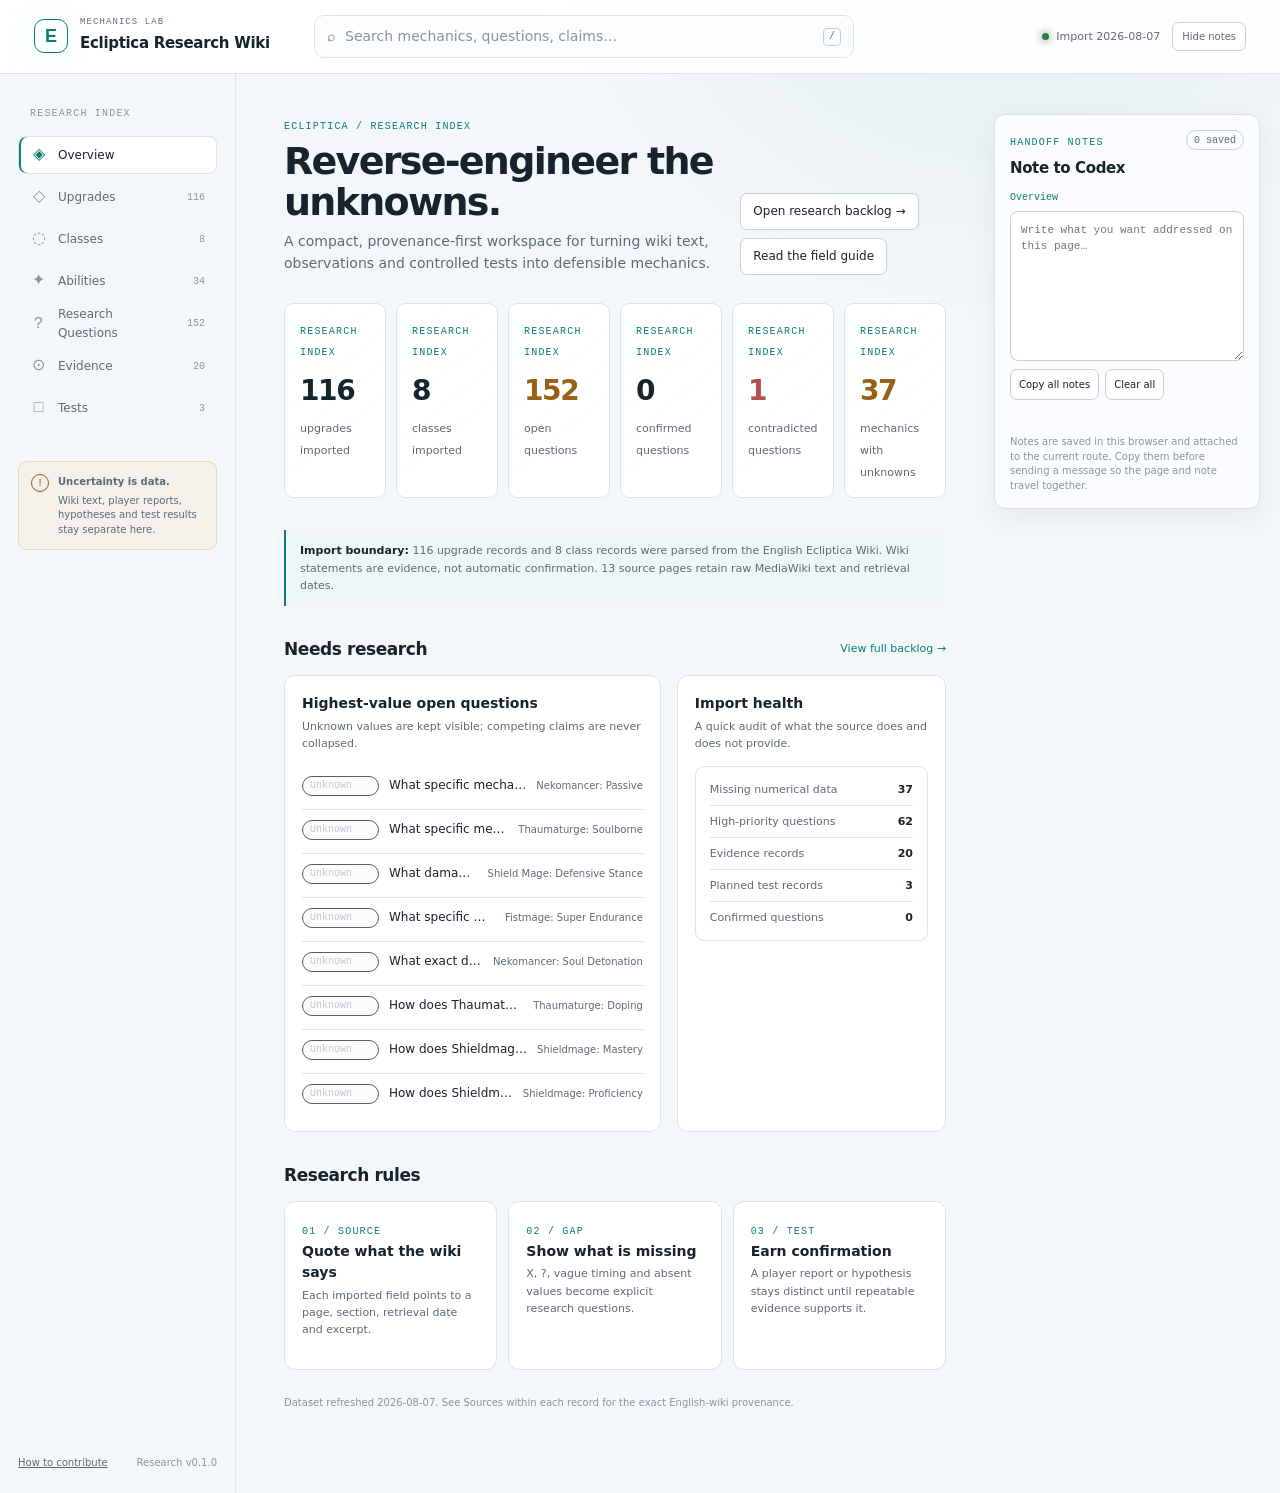
<file: Research/index.html>
<!doctype html>
<html lang="en">
<head>
  <meta charset="utf-8">
  <meta name="viewport" content="width=device-width, initial-scale=1">
  <meta name="description" content="A provenance-first research wiki for reverse-engineering Ecliptica mechanics.">
  <title>Ecliptica Research Wiki</title>
  <link rel="stylesheet" href="css/research.css">
</head>
<body>
  <div class="site-shell">
    <header class="topbar">
      <a class="brand" href="#overview" aria-label="Ecliptica Research Wiki home">
        <span class="brand-mark">E</span>
        <span><span class="eyebrow">MECHANICS LAB</span><strong>Ecliptica Research Wiki</strong></span>
      </a>
      <label class="global-search" for="global-search">
        <span aria-hidden="true">⌕</span>
        <input id="global-search" type="search" placeholder="Search mechanics, questions, claims…" autocomplete="off">
        <kbd>/</kbd>
      </label>
      <div class="top-meta"><span class="live-dot"></span><span id="import-date">Loading dataset…</span><button id="notes-visibility-toggle" class="topbar-button" type="button">Hide notes</button></div>
    </header>

    <div class="workspace">
      <aside class="sidebar">
        <nav class="main-nav" aria-label="Main navigation">
          <p class="nav-label">Research index</p>
          <a href="#overview" data-route="overview"><span>◈</span> Overview</a>
          <a href="#upgrades" data-route="upgrades"><span>◇</span> Upgrades <b id="nav-upgrades">—</b></a>
          <a href="#classes" data-route="classes"><span>◌</span> Classes <b id="nav-classes">—</b></a>
          <a href="#abilities" data-route="abilities"><span>✦</span> Abilities <b id="nav-abilities">—</b></a>
          <a href="#questions" data-route="questions"><span>?</span> Research Questions <b id="nav-questions">—</b></a>
          <a href="#evidence" data-route="evidence"><span>⊙</span> Evidence <b id="nav-evidence">—</b></a>
          <a href="#tests" data-route="tests"><span>□</span> Tests <b id="nav-tests">—</b></a>
        </nav>
        <div class="sidebar-note">
          <span class="note-icon">!</span>
          <div><strong>Uncertainty is data.</strong><p>Wiki text, player reports, hypotheses and test results stay separate here.</p></div>
        </div>
        <div class="sidebar-footer"><a href="README.md">How to contribute</a><span id="site-version">v—</span></div>
      </aside>

      <main id="app" tabindex="-1">
        <div class="loading-state"><span class="spinner"></span> Loading research records…</div>
      </main>
      <aside id="page-notes" class="page-notes" aria-label="Notes for the current page">
        <div class="page-notes-head"><div><span class="section-kicker">HANDOFF NOTES</span><h2>Note to Codex</h2></div><span id="notes-count" class="tag">0 saved</span></div>
        <p class="page-notes-page" id="notes-page-label">Overview</p>
        <textarea id="page-note" placeholder="Write what you want addressed on this page…"></textarea>
        <div class="page-notes-actions"><button id="copy-notes" class="button" type="button">Copy all notes</button><button id="clear-notes" class="button danger-button" type="button">Clear all</button></div>
        <p id="notes-status" class="page-notes-status" role="status"></p>
        <p class="page-notes-help">Notes are saved in this browser and attached to the current route. Copy them before sending a message so the page and note travel together.</p>
      </aside>
    </div>
  </div>
  <script src="data/data.js"></script>
  <script src="js/research.js"></script>
</body>
</html>
</file>
<file: Research/css/research.css>
:root {
  --bg: #f4f7f9;
  --panel: #ffffff;
  --panel-2: #f7fafc;
  --panel-3: #eef3f6;
  --ink: #17232d;
  --muted: #5d6b78;
  --faint: #8795a2;
  --line: #dce4ea;
  --line-bright: #c4d1da;
  --cyan: #087d78;
  --cyan-dim: #9ed3cf;
  --amber: #996015;
  --red: #b64f4f;
  --purple: #7650a8;
  --blue: #356da9;
  --green: #31784a;
  --shadow: 0 16px 40px rgba(40,58,72,.10);
}

* { box-sizing: border-box; }
html { background: var(--bg); color-scheme: light; scroll-behavior: smooth; }
body { margin: 0; min-width: 320px; background: radial-gradient(circle at 78% -10%, rgba(8,125,120,.10), transparent 30rem), var(--bg); color: var(--ink); font: 14px/1.55 Manrope, ui-sans-serif, system-ui, sans-serif; }
a { color: inherit; }
button, input, select { font: inherit; }
button, a { -webkit-tap-highlight-color: transparent; }
.site-shell { min-height: 100vh; }
.topbar { height: 74px; display: flex; align-items: center; gap: 30px; border-bottom: 1px solid var(--line); padding: 0 34px; background: rgba(255,255,255,.90); backdrop-filter: blur(18px); position: sticky; top: 0; z-index: 20; }
.brand { display: flex; align-items: center; gap: 12px; min-width: 250px; text-decoration: none; }
.brand-mark { display: grid; place-items: center; width: 34px; height: 34px; border: 1px solid var(--cyan); border-radius: 10px; color: var(--cyan); font: 800 18px/1 Manrope, sans-serif; box-shadow: 0 0 22px rgba(108,225,210,.15); }
.brand strong { display: block; font-size: 15px; letter-spacing: -.02em; }
.eyebrow, .nav-label, .section-kicker, .mono, kbd { color: var(--cyan); font: 500 10px/1.2 'DM Mono', monospace; letter-spacing: .12em; text-transform: uppercase; }
.brand .eyebrow { display: block; margin-bottom: 4px; color: var(--muted); font-size: 9px; }
.global-search { flex: 1; max-width: 540px; display: flex; align-items: center; gap: 10px; border: 1px solid var(--line); border-radius: 10px; background: #fbfdfe; color: var(--muted); padding: 0 12px; }
.global-search:focus-within { border-color: var(--cyan-dim); box-shadow: 0 0 0 3px rgba(108,225,210,.06); }
.global-search input { width: 100%; border: 0; outline: 0; background: transparent; color: var(--ink); padding: 10px 0; }
.global-search input::placeholder { color: var(--faint); }
kbd { border: 1px solid var(--line-bright); border-radius: 4px; padding: 2px 5px; color: var(--muted); letter-spacing: 0; text-transform: none; }
.top-meta { margin-left: auto; color: var(--muted); font-size: 11px; white-space: nowrap; }
.topbar-button { margin-left: 12px; border: 1px solid var(--line-bright); border-radius: 7px; background: var(--panel); color: var(--muted); cursor: pointer; padding: 6px 9px; font-size: 10px; }
.topbar-button:hover { border-color: var(--cyan-dim); color: var(--cyan); }
.live-dot { display: inline-block; width: 7px; height: 7px; margin-right: 7px; border-radius: 50%; background: var(--green); box-shadow: 0 0 10px var(--green); }
.workspace { display: grid; grid-template-columns: 236px minmax(0, 1fr) 286px; min-height: calc(100vh - 74px); }
.workspace.notes-hidden { grid-template-columns: 236px minmax(0, 1fr); }
.sidebar { display: flex; flex-direction: column; gap: 34px; border-right: 1px solid var(--line); padding: 34px 18px 22px; }
.nav-label { margin: 0 12px 12px; color: var(--faint); }
.main-nav { display: grid; gap: 4px; }
.main-nav a { display: flex; align-items: center; gap: 11px; min-height: 38px; border: 1px solid transparent; border-radius: 8px; padding: 0 11px; color: var(--muted); text-decoration: none; font-size: 12px; }
.main-nav a span { width: 17px; color: var(--faint); text-align: center; font: 16px/1 'DM Mono', monospace; }
.main-nav a b { margin-left: auto; color: var(--faint); font: 10px 'DM Mono', monospace; }
.main-nav a:hover, .main-nav a.active { border-color: var(--line); background: var(--panel); color: var(--ink); }
.main-nav a.active { box-shadow: inset 2px 0 var(--cyan); }
.main-nav a.active span, .main-nav a.active b { color: var(--cyan); }
.sidebar-note { display: flex; gap: 9px; border: 1px solid #ead9b9; border-radius: 9px; background: rgba(240,185,110,.10); padding: 12px; color: var(--muted); font-size: 10px; }
.sidebar-note p { margin: 4px 0 0; line-height: 1.45; }
.note-icon { display: grid; flex: 0 0 18px; place-items: center; width: 18px; height: 18px; border: 1px solid var(--amber); border-radius: 50%; color: var(--amber); font: 11px 'DM Mono', monospace; }
.sidebar-footer { display: flex; justify-content: space-between; align-items: center; gap: 8px; margin-top: auto; color: var(--faint); font-size: 10px; }
.sidebar-footer a { color: var(--muted); }
#app { min-width: 0; max-width: 1400px; width: 100%; margin: 0 auto; padding: 40px 48px 72px; outline: 0; }
.page-notes { position: sticky; top: 96px; align-self: start; min-width: 0; margin: 40px 20px 24px 0; border: 1px solid #d9def0; border-radius: 11px; background: #fbfcff; box-shadow: 0 10px 28px rgba(40,58,72,.07); padding: 15px; }
.page-notes.is-hidden { display: none; }
.page-notes-head { display: flex; justify-content: space-between; align-items: start; gap: 10px; }
.page-notes-head h2 { margin: 5px 0 0; font-size: 15px; letter-spacing: -.025em; }
.page-notes-page { overflow: hidden; margin: 12px 0 8px; color: var(--cyan); font: 10px 'DM Mono', monospace; text-overflow: ellipsis; white-space: nowrap; }
.page-notes textarea { display: block; width: 100%; min-height: 150px; resize: vertical; border: 1px solid var(--line-bright); border-radius: 8px; outline: 0; background: #fff; color: var(--ink); padding: 10px; font-size: 11px; line-height: 1.5; }
.page-notes textarea:focus { border-color: var(--cyan); box-shadow: 0 0 0 3px rgba(108,225,210,.08); }
.page-notes-actions { display: flex; flex-wrap: wrap; gap: 6px; margin-top: 8px; }
.page-notes-actions .button { padding: 7px 8px; font-size: 10px; }
.danger-button:hover { border-color: #d39b9b; color: var(--red); }
.page-notes-status { min-height: 16px; margin: 8px 0 0; color: var(--green); font-size: 10px; }
.page-notes-help { margin: 11px 0 0; color: var(--faint); font-size: 10px; line-height: 1.45; }
.loading-state, .empty-state { display: grid; place-items: center; min-height: 260px; color: var(--muted); }
.spinner { display: inline-block; width: 16px; height: 16px; margin-right: 7px; border: 2px solid var(--line-bright); border-top-color: var(--cyan); border-radius: 50%; animation: spin 1s linear infinite; vertical-align: -3px; }
@keyframes spin { to { transform: rotate(360deg); } }
.page-head { display: flex; justify-content: space-between; gap: 24px; align-items: end; margin-bottom: 28px; }
.page-head h1 { margin: 5px 0 7px; font-size: clamp(26px, 3vw, 38px); letter-spacing: -.045em; line-height: 1.1; }
.page-head p { max-width: 700px; margin: 0; color: var(--muted); }
.section-kicker { color: var(--cyan); }
.head-actions { display: flex; gap: 8px; flex-wrap: wrap; }
.button, .control { border: 1px solid var(--line-bright); border-radius: 7px; background: var(--panel); color: var(--ink); }
.button { cursor: pointer; padding: 8px 12px; text-decoration: none; font-size: 12px; }
.button:hover { border-color: var(--cyan-dim); color: var(--cyan); }
.control { min-height: 36px; outline: 0; padding: 8px 10px; }
.control:focus { border-color: var(--cyan); box-shadow: 0 0 0 3px rgba(108,225,210,.06); }
.filters { display: flex; flex-wrap: wrap; gap: 8px; margin-bottom: 18px; }
.filters .control[type=search] { min-width: 260px; flex: 1; }
.check-control { display: flex; align-items: center; gap: 7px; border: 1px solid var(--line-bright); border-radius: 7px; padding: 0 10px; color: var(--muted); font-size: 12px; }
.check-control input { accent-color: var(--cyan); }
.stat-grid { display: grid; grid-template-columns: repeat(6, minmax(0, 1fr)); gap: 10px; margin-bottom: 32px; }
.stat-card { min-height: 102px; border: 1px solid var(--line); border-radius: 10px; background: linear-gradient(140deg, rgba(255,255,255,.025), transparent 70%), var(--panel); padding: 15px; }
.stat-card .stat-value { display: block; margin: 7px 0 5px; font-size: 28px; font-weight: 800; letter-spacing: -.05em; }
.stat-card .stat-label { color: var(--muted); font-size: 11px; }
.stat-card.alert .stat-value { color: var(--amber); }
.stat-card.danger .stat-value { color: var(--red); }
.section { margin-top: 30px; }
.section-title-row { display: flex; justify-content: space-between; align-items: center; gap: 16px; margin-bottom: 13px; }
.section-title-row h2 { margin: 0; font-size: 17px; letter-spacing: -.025em; }
.section-title-row a { color: var(--cyan); font-size: 11px; text-decoration: none; }
.section-title-row a:hover { text-decoration: underline; }
.dashboard-grid { display: grid; grid-template-columns: 1.4fr 1fr; gap: 16px; }
.panel { border: 1px solid var(--line); border-radius: 11px; background: var(--panel); padding: 17px; }
.panel h3 { margin: 0 0 3px; font-size: 14px; }
.panel-subtitle { margin: 0 0 14px; color: var(--muted); font-size: 11px; }
.needs-list { display: grid; gap: 3px; }
.needs-item { display: grid; grid-template-columns: 77px minmax(0,1fr) auto; gap: 10px; align-items: center; border-top: 1px solid var(--line); padding: 10px 0; text-decoration: none; }
.needs-item:first-child { border-top: 0; }
.needs-item .question-text { overflow: hidden; text-overflow: ellipsis; white-space: nowrap; color: var(--ink); font-size: 12px; }
.needs-item .mechanic { color: var(--muted); font-size: 10px; }
.source-note { border-left: 2px solid var(--cyan); background: rgba(108,225,210,.04); padding: 12px 14px; color: var(--muted); font-size: 11px; }
.source-note strong { color: var(--ink); }
.record-grid { display: grid; grid-template-columns: repeat(3, minmax(0,1fr)); gap: 11px; }
.record-card { position: relative; display: flex; flex-direction: column; min-width: 0; border: 1px solid var(--line); border-radius: 10px; background: var(--panel); padding: 15px; transition: border-color .18s, transform .18s; }
.record-card:hover { border-color: var(--line-bright); transform: translateY(-2px); }
.record-card.clickable { cursor: pointer; }
.record-top { display: flex; align-items: start; gap: 11px; }
.record-icon { display: grid; flex: 0 0 43px; place-items: center; width: 43px; height: 43px; border: 1px solid var(--line-bright); border-radius: 9px; background: #f4f8fa; color: var(--cyan); font-size: 19px; overflow: hidden; }
.record-icon img { width: 100%; height: 100%; object-fit: contain; }
.record-card h3 { margin: 0; font-size: 13px; line-height: 1.3; }
.record-card h3 a { text-decoration: none; }
.record-card h3 a:hover { color: var(--cyan); }
.record-card .description { display: -webkit-box; overflow: hidden; -webkit-box-orient: vertical; -webkit-line-clamp: 4; margin: 13px 0; color: var(--muted); font-size: 11px; line-height: 1.55; white-space: pre-line; }
.record-footer { display: flex; flex-wrap: wrap; gap: 5px; align-items: center; margin-top: auto; padding-top: 10px; border-top: 1px solid var(--line); }
.meta { color: var(--faint); font: 10px 'DM Mono', monospace; }
.tag, .status, .rarity { display: inline-flex; align-items: center; min-height: 20px; border: 1px solid var(--line-bright); border-radius: 999px; padding: 2px 7px; color: var(--muted); font: 10px 'DM Mono', monospace; }
.status.unknown { border-color: #555d68; color: #c2cad3; background: rgba(194,202,211,.06); }
.status.needs-testing { border-color: #826234; color: var(--amber); background: rgba(240,185,110,.08); }
.status.reported { border-color: #526e9c; color: var(--blue); background: rgba(131,185,255,.07); }
.status.supported { border-color: #3a7451; color: var(--green); background: rgba(131,217,155,.07); }
.status.confirmed { border-color: #36a18e; color: var(--cyan); background: rgba(108,225,210,.08); }
.status.complete { border-color: #5a9a75; color: var(--green); background: rgba(49,120,74,.09); }
.status.contradicted { border-color: #8c4949; color: var(--red); background: rgba(255,121,121,.08); }
.status.needs-retest { border-color: #79529a; color: var(--purple); background: rgba(189,160,255,.08); }
.rarity.common { color: var(--muted); }
.rarity.rare { color: var(--blue); border-color: #355278; }
.rarity.legendary { color: var(--amber); border-color: #785b32; }
.unknown-box { display: inline-flex; align-items: center; gap: 5px; border: 1px solid #87504f; border-radius: 5px; background: rgba(255,121,121,.07); padding: 3px 6px; color: var(--red); font: 10px 'DM Mono', monospace; letter-spacing: .04em; }
.unknown-value { display: inline-block; border: 1px dashed #b15f5f; border-radius: 4px; background: rgba(255,121,121,.1); padding: 1px 5px; color: var(--red); font: 11px 'DM Mono', monospace; }
.split-layout { display: grid; grid-template-columns: minmax(0, 1fr) 270px; gap: 18px; }
.list-stack { display: grid; gap: 8px; }
.list-row { display: grid; grid-template-columns: 44px minmax(0,1fr) auto; gap: 12px; align-items: center; border: 1px solid var(--line); border-radius: 9px; background: var(--panel); padding: 11px 13px; cursor: pointer; }
.list-row:hover { border-color: var(--line-bright); }
.list-row h3 { margin: 0 0 3px; font-size: 13px; }
.list-row p { overflow: hidden; margin: 0; color: var(--muted); font-size: 11px; text-overflow: ellipsis; white-space: nowrap; }
.list-row .row-end { display: flex; align-items: center; gap: 8px; }
.sort-control { margin-left: auto; }
.question-table-wrap { overflow-x: auto; border: 1px solid var(--line); border-radius: 10px; }
.question-table { width: 100%; border-collapse: collapse; min-width: 760px; }
.question-table th { background: var(--panel-3); color: var(--faint); font: 10px 'DM Mono', monospace; letter-spacing: .08em; text-align: left; text-transform: uppercase; }
.question-table th, .question-table td { border-bottom: 1px solid var(--line); padding: 11px 12px; vertical-align: top; }
.question-table tr:last-child td { border-bottom: 0; }
.question-table td { color: var(--muted); font-size: 11px; }
.question-table td:first-child { color: var(--ink); font-size: 12px; }
.question-table a { text-decoration: none; }
.question-table a:hover { color: var(--cyan); }
.question-table .question-mechanic { display: flex; flex-wrap: wrap; gap: 4px; margin-top: 5px; color: var(--faint); font-size: 10px; }
.mechanic-link { color: var(--muted); font-size: 10px; }
.question-table a.mechanic-link { color: var(--cyan); }
.mechanic-link:hover { color: var(--ink); }
.mechanic-separator { color: var(--faint); }
.question-links-head { display: flex; flex-wrap: wrap; gap: 5px; margin-top: 8px; }
.question-links-head .mechanic-link { border: 1px solid var(--line-bright); border-radius: 999px; padding: 3px 8px; background: var(--panel-2); }
.damage-behavior { margin-top: 14px; }
.damage-behavior-mini { display: flex; flex-wrap: wrap; gap: 5px; margin-top: 8px; color: var(--muted); font: 10px 'DM Mono', monospace; }
.damage-behavior-mini > span { border: 1px solid var(--line); border-radius: 999px; padding: 3px 6px; background: var(--panel-2); }
.translation { border-left: 3px solid #7a89c2; background: #f1f4ff; padding: 8px 10px; color: #334064; }
.evidence-translation { margin: 10px 0; border-radius: 7px; }
.japanese-audit { border-left: 4px solid #7a89c2; }
.japanese-audit.audit-found { background: #f4f7ff; }
.japanese-audit.audit-none { background: #fafbfe; }
.interpretation-panel { border-left: 4px solid #8795c8; background: #f7f8ff; }
.interpretation-panel p { max-width: 75ch; }
.interpretation-panel h2 small { color: #6976a7; }
.research-audit { border-left: 4px solid #8795c8; background: #fbfcff; }
.audit-intro { max-width: 78ch; }
.source-value { color: var(--ink); font: 11px 'DM Mono', monospace; }
.working-description { border-left: 4px solid #6276b8; background: #f5f7ff; }
.working-description-copy { border: 1px solid #d9def0; border-radius: 9px; background: #fff; padding: 14px; color: var(--ink); line-height: 1.65; white-space: pre-line; }
.working-reading { margin: 12px 0 0; color: var(--muted); font-size: 11px; }
.sourced-value-list { display: grid; gap: 6px; margin-top: 10px; }
.sourced-value-row { border: 1px solid #d9def0; border-radius: 8px; background: #fff; padding: 9px 10px; }
.sourced-value-row > div:first-child { display: flex; justify-content: space-between; gap: 12px; color: var(--muted); font-size: 11px; }
.sourced-value-row > div:first-child strong { color: var(--ink); }
.sourced-number { color: #31477f; font: 11px 'DM Mono', monospace; text-align: right; }
.source-hypothesis { border-left: 4px solid #b9a36a; background: #fffdf5; }
.finding-list { display: grid; gap: 7px; margin-top: 12px; }
.finding-row { border: 1px solid var(--line); border-radius: 8px; background: var(--panel); padding: 10px; }
.finding-row > div:first-child { display: flex; justify-content: space-between; gap: 12px; color: var(--muted); font-size: 11px; }
.finding-row > div:first-child strong { color: var(--ink); }
.finding-row > div:first-child span { color: var(--ink); font: 11px 'DM Mono', monospace; text-align: right; }
.finding-tags, .source-tags, .evidence-source-tags { display: flex; flex-wrap: wrap; gap: 5px; align-items: center; margin-top: 7px; }
.confidence-tag { display: inline-flex; align-items: center; border: 1px solid #a9b8e2; border-radius: 999px; background: #f0f4ff; padding: 3px 7px; color: #4c5e98; font: 10px 'DM Mono', monospace; }
.finding-note { margin: 7px 0 0; color: var(--muted); font-size: 10px; }
.audit-unresolved { border-left: 3px solid #b15f5f; background: #fff6f6; padding: 8px 10px; color: #7b4545; font-size: 11px; }
.evidence-source-tags { margin: -5px 0 10px; }
.source-tag-panel { border-left: 4px solid #a9b8e2; background: #fbfcff; }
.detail-head { display: flex; align-items: start; gap: 18px; margin-bottom: 25px; }
.detail-head .record-icon { flex-basis: 72px; width: 72px; height: 72px; font-size: 28px; }
.detail-head h1 { margin: 4px 0 8px; font-size: clamp(24px, 3vw, 34px); letter-spacing: -.045em; line-height: 1.1; }
.detail-head .meta-line { display: flex; flex-wrap: wrap; gap: 6px; align-items: center; color: var(--muted); font-size: 11px; }
.back-link { display: inline-flex; margin-bottom: 19px; color: var(--cyan); font-size: 11px; text-decoration: none; }
.detail-grid { display: grid; grid-template-columns: minmax(0, 1.2fr) minmax(260px, .8fr); gap: 16px; align-items: start; }
.detail-grid > .full { grid-column: 1 / -1; }
.detail-section { margin-bottom: 16px; }
.detail-section h2 { margin: 0 0 10px; font-size: 15px; letter-spacing: -.02em; }
.detail-section h2 small { margin-left: 5px; color: var(--faint); font: 10px 'DM Mono', monospace; }
.wiki-description { border: 1px solid var(--line); border-radius: 9px; background: var(--panel); padding: 15px; color: var(--muted); line-height: 1.65; white-space: pre-line; }
.mechanic-lines { display: grid; gap: 7px; border: 1px solid var(--line); border-radius: 9px; background: var(--panel); padding: 14px; }
.mechanic-line { display: flex; justify-content: space-between; gap: 14px; border-bottom: 1px solid var(--line); padding-bottom: 7px; color: var(--muted); font-size: 11px; }
.mechanic-line:last-child { border-bottom: 0; padding-bottom: 0; }
.mechanic-line strong { color: var(--ink); text-align: right; font-weight: 600; }
.signal-row { display: flex; flex-wrap: wrap; gap: 6px; margin-top: 10px; }
.source-card, .claim-card, .evidence-card, .test-card, .skill-card { border: 1px solid var(--line); border-radius: 9px; background: var(--panel); padding: 13px; }
.source-card + .source-card, .claim-card + .claim-card, .evidence-card + .evidence-card, .test-card + .test-card, .skill-card + .skill-card { margin-top: 8px; }
.source-card header, .claim-card header, .evidence-card header, .test-card header, .skill-card header { display: flex; justify-content: space-between; gap: 10px; align-items: start; margin-bottom: 7px; }
.source-card h3, .claim-card h3, .evidence-card h3, .test-card h3, .skill-card h3 { margin: 0; font-size: 12px; }
.source-card p, .claim-card p, .evidence-card p, .test-card p, .skill-card p { margin: 5px 0 0; color: var(--muted); font-size: 11px; white-space: pre-line; }
.source-card blockquote { margin: 10px 0 0; border-left: 2px solid var(--line-bright); padding: 0 0 0 10px; color: var(--faint); font-size: 10px; white-space: pre-line; }
.source-card a { color: var(--cyan); font-size: 10px; }
.question-list { display: grid; gap: 7px; }
.question-mini { display: grid; grid-template-columns: auto minmax(0,1fr); gap: 9px; align-items: start; border: 1px solid var(--line); border-radius: 8px; background: var(--panel); padding: 10px; }
.question-mini a { color: var(--ink); font-size: 11px; text-decoration: none; }
.question-mini a:hover { color: var(--cyan); }
.question-mini small { display: block; margin-top: 3px; color: var(--faint); font-size: 10px; }
.skill-grid { display: grid; grid-template-columns: repeat(2, minmax(0, 1fr)); gap: 8px; }
.skill-card { min-height: 150px; }
.skill-card header { align-items: center; }
.skill-card .skill-type { color: var(--cyan); font: 10px 'DM Mono', monospace; text-transform: uppercase; }
.attachment-thumb { display: block; max-width: 180px; max-height: 120px; border: 1px solid var(--line-bright); border-radius: 6px; margin-top: 9px; object-fit: contain; }
.search-results { margin-bottom: 24px; }
.search-result-list { display: grid; gap: 6px; }
.search-result { border: 1px solid var(--line); border-radius: 8px; background: var(--panel); padding: 10px 12px; text-decoration: none; }
.search-result:hover { border-color: var(--cyan-dim); }
.search-result strong { display: block; font-size: 12px; }
.search-result span { color: var(--muted); font-size: 10px; }
.footnote { margin-top: 25px; color: var(--faint); font-size: 10px; }

@media (max-width: 1100px) {
  .topbar { gap: 15px; padding: 0 20px; }
  .brand { min-width: auto; }
  .brand strong { font-size: 13px; }
  .top-meta { display: flex; align-items: center; }
  #import-date { display: none; }
  .workspace { grid-template-columns: 190px minmax(0, 1fr) 250px; }
  #app { padding: 32px 28px 60px; }
  .stat-grid { grid-template-columns: repeat(3, minmax(0, 1fr)); }
  .record-grid { grid-template-columns: repeat(2, minmax(0,1fr)); }
}
@media (max-width: 760px) {
  .topbar { height: auto; min-height: 70px; flex-wrap: wrap; padding: 12px 15px; }
  .global-search { order: 3; flex-basis: 100%; max-width: none; }
  .workspace { display: block; }
  .sidebar { position: sticky; top: 70px; z-index: 10; display: block; border-right: 0; border-bottom: 1px solid var(--line); background: rgba(255,255,255,.95); padding: 8px 10px; }
  .main-nav { display: flex; overflow-x: auto; gap: 2px; }
  .nav-label, .sidebar-note, .sidebar-footer { display: none; }
  .main-nav a { flex: 0 0 auto; min-height: 34px; padding: 0 8px; font-size: 10px; }
  .main-nav a span { display: none; }
  .main-nav a b { margin-left: 3px; }
  #app { padding: 27px 15px 50px; }
  .page-notes { position: static; margin: 0 15px 28px; }
  .page-head { display: block; }
  .head-actions { margin-top: 13px; }
  .stat-grid { grid-template-columns: repeat(2, minmax(0,1fr)); }
  .dashboard-grid, .split-layout, .detail-grid { grid-template-columns: 1fr; }
  .record-grid { grid-template-columns: 1fr; }
  .skill-grid { grid-template-columns: 1fr; }
  .needs-item { grid-template-columns: auto minmax(0,1fr); }
  .needs-item .mechanic { grid-column: 2; }
  .needs-item .question-text { grid-column: 2; grid-row: 1; white-space: normal; }
  .needs-item .status { grid-row: 1 / span 2; }
}
</file>
